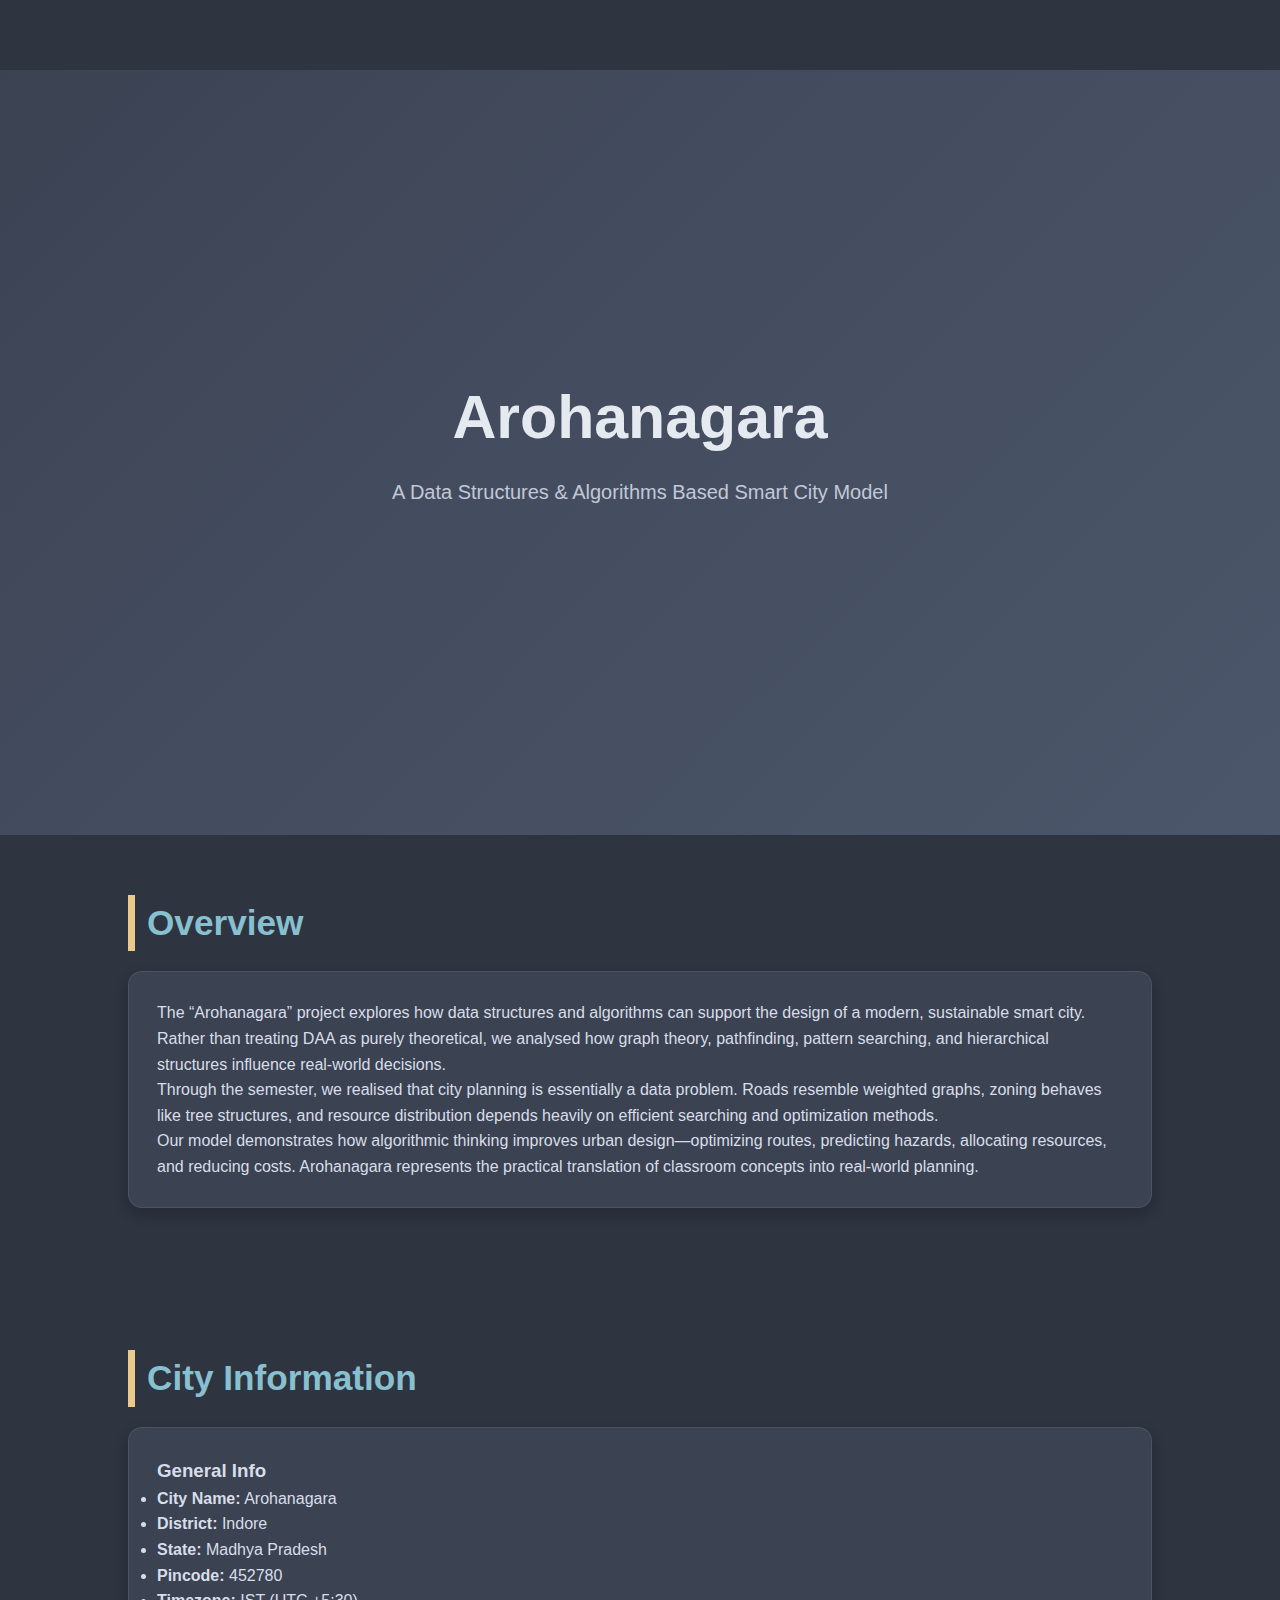
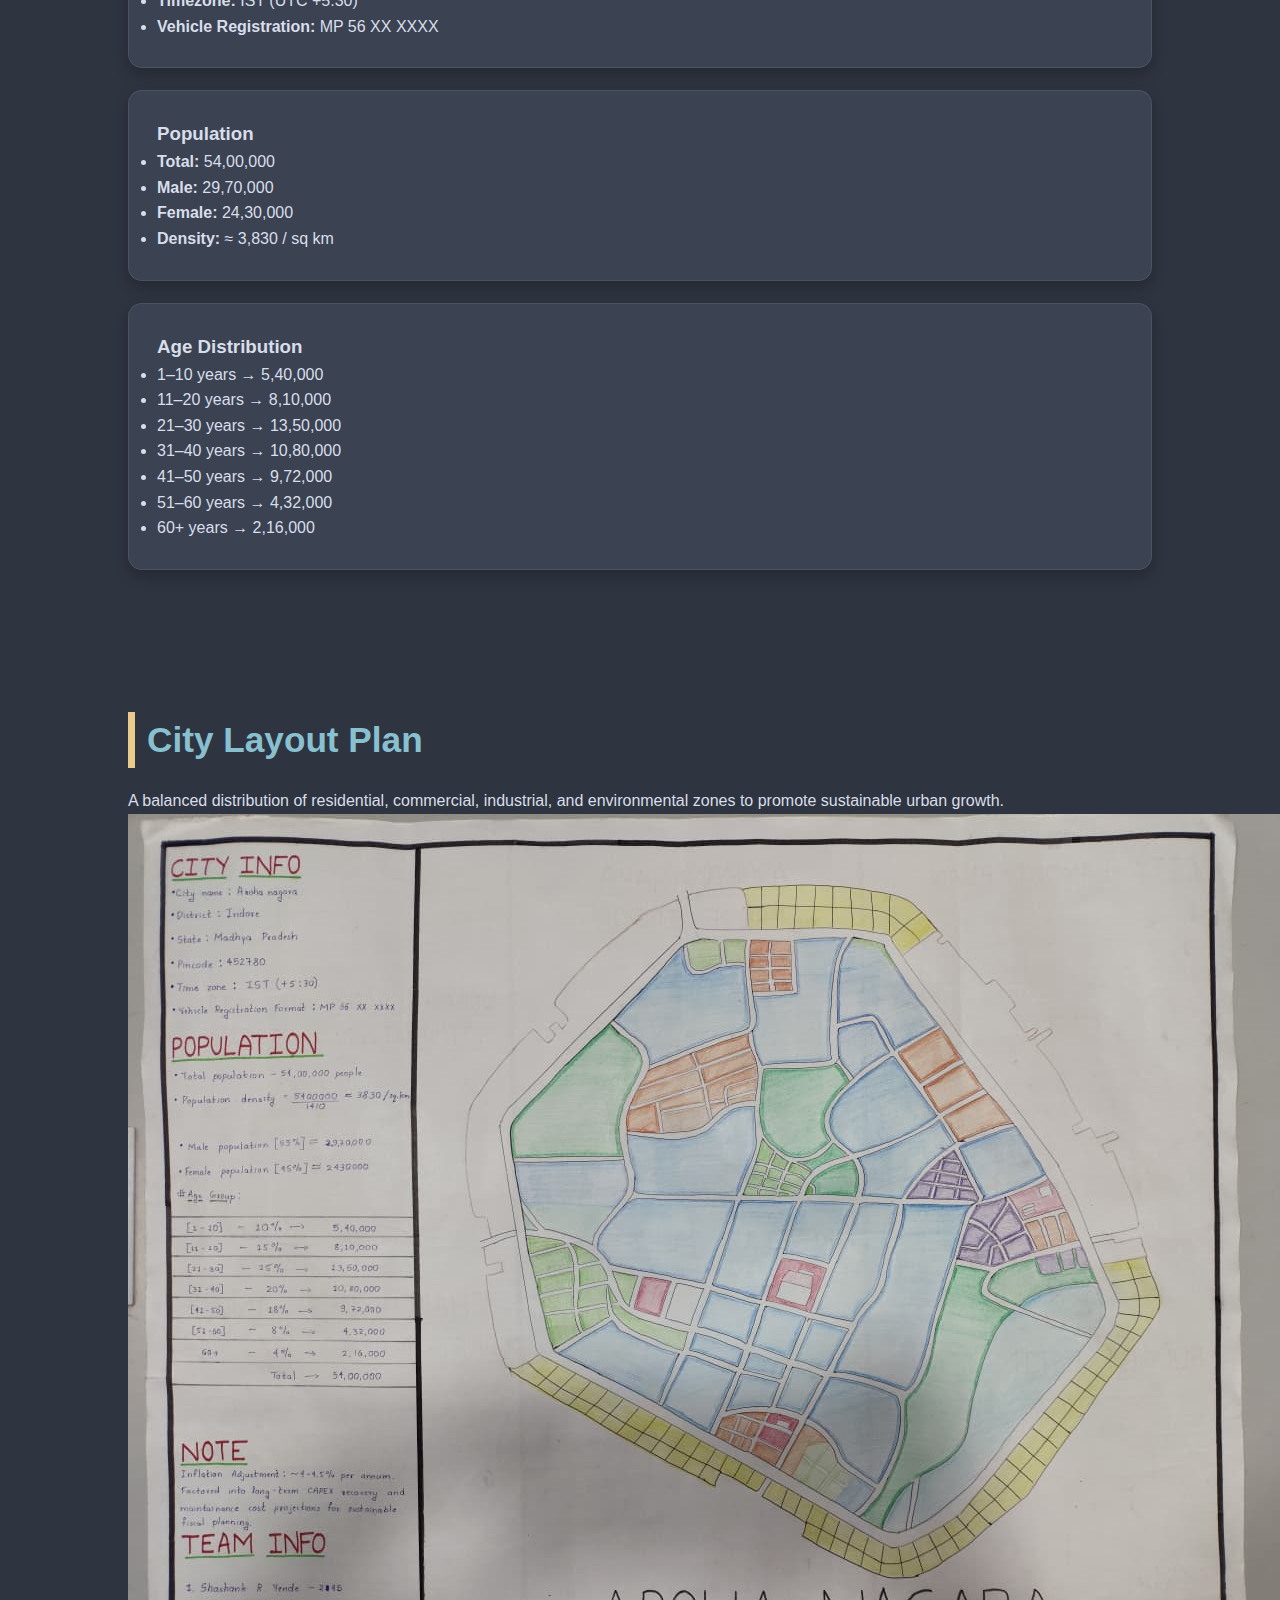
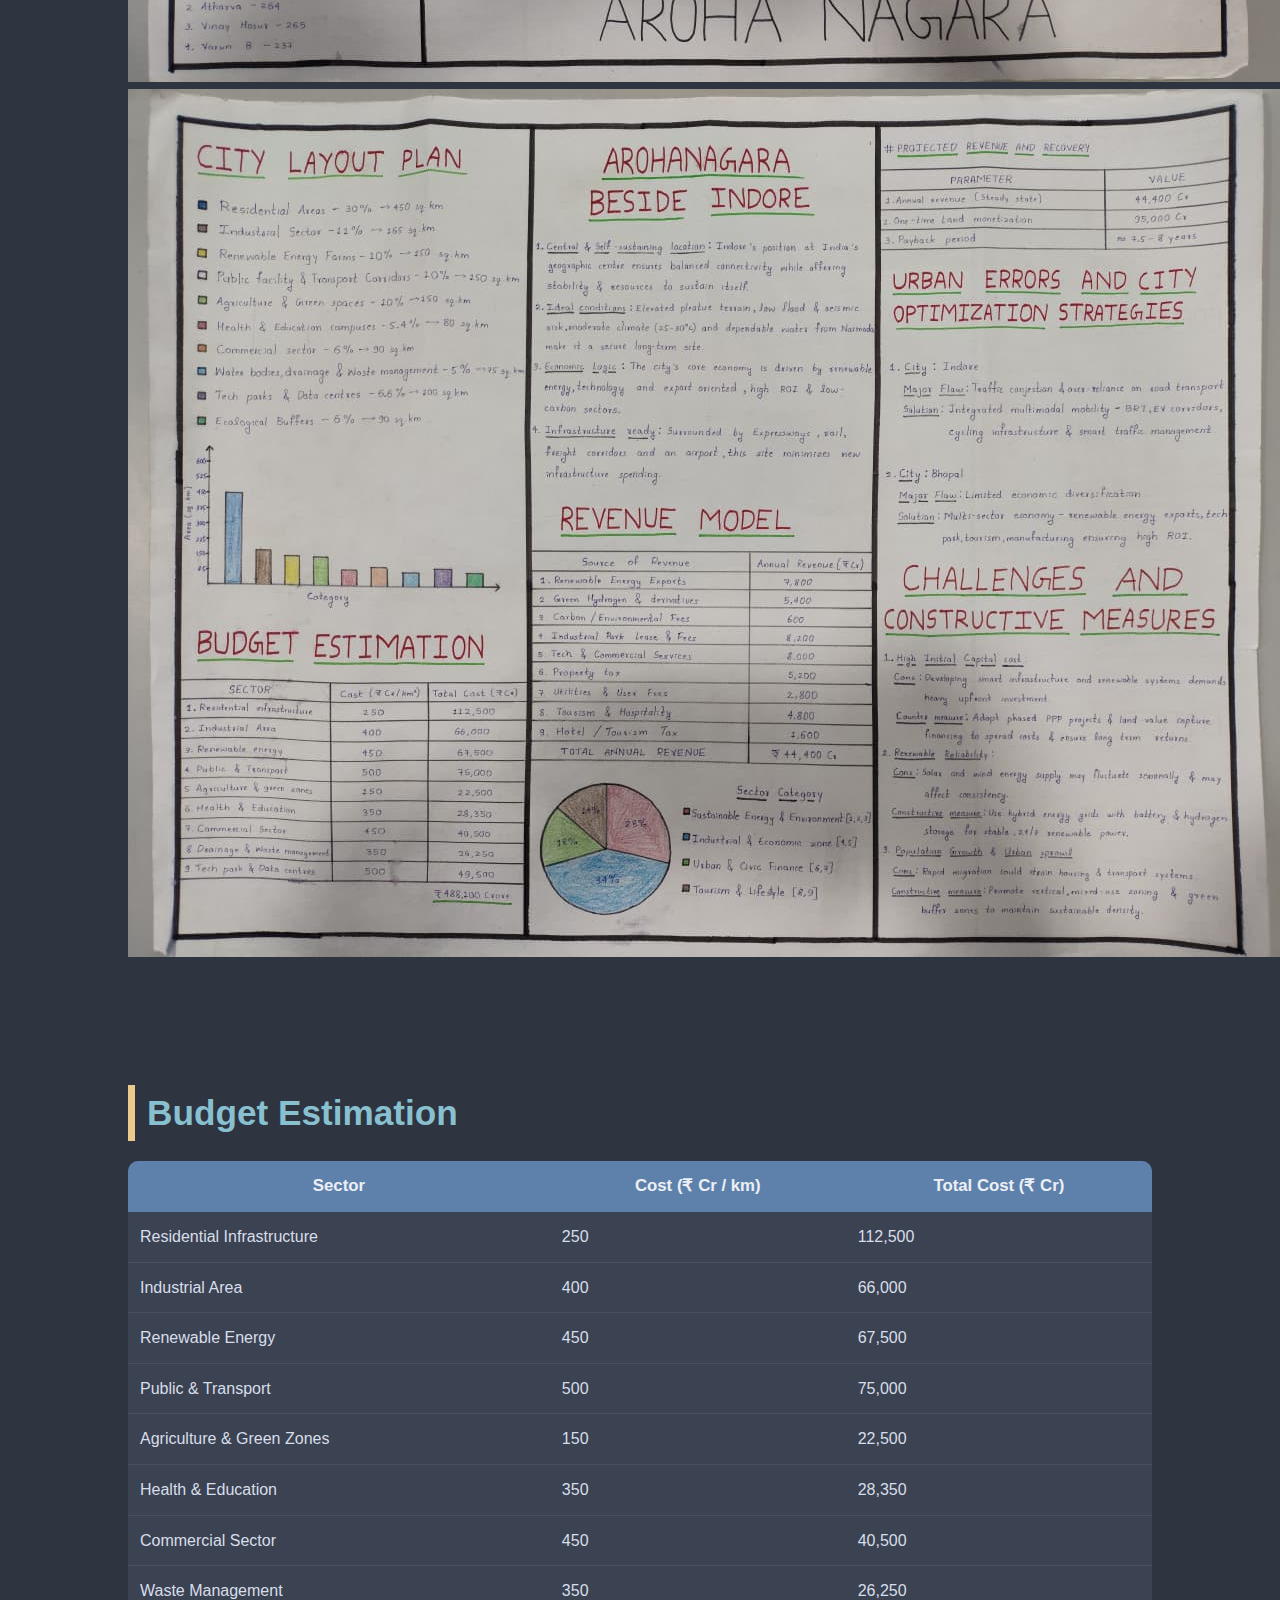
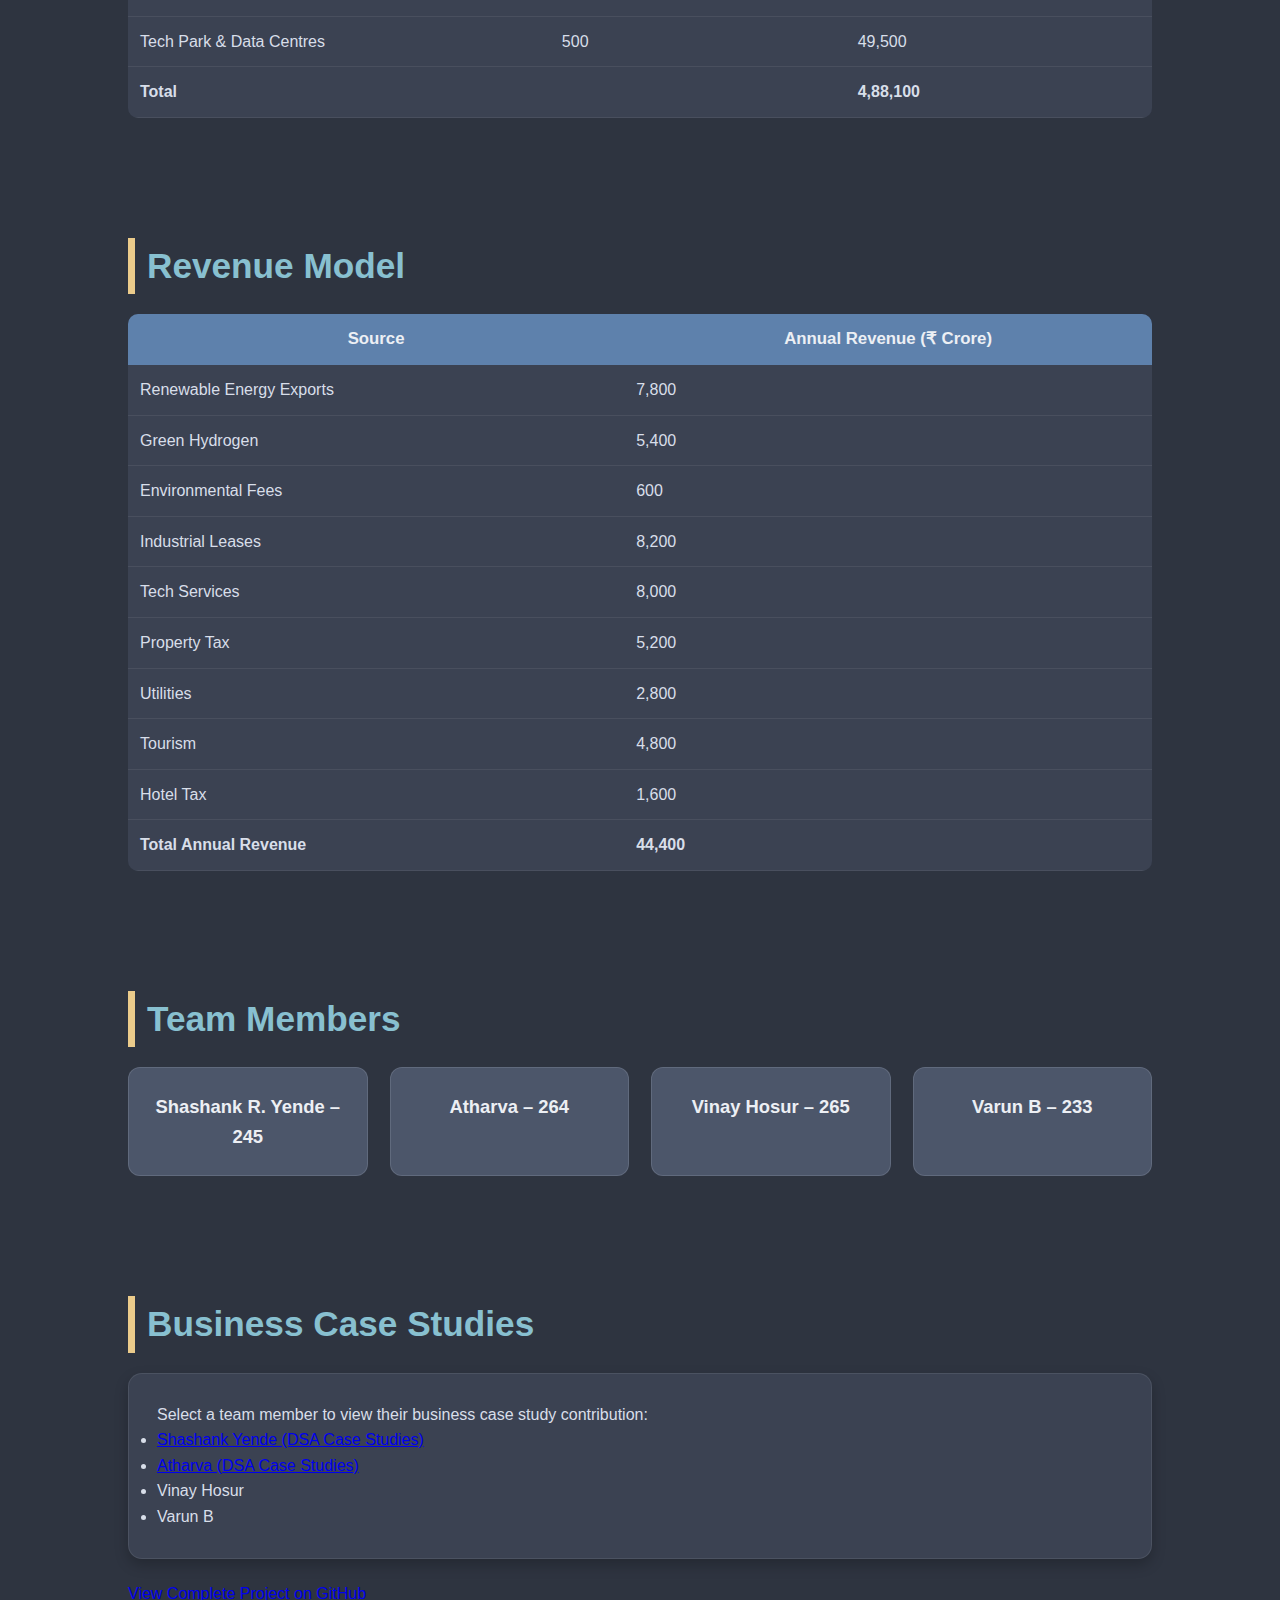
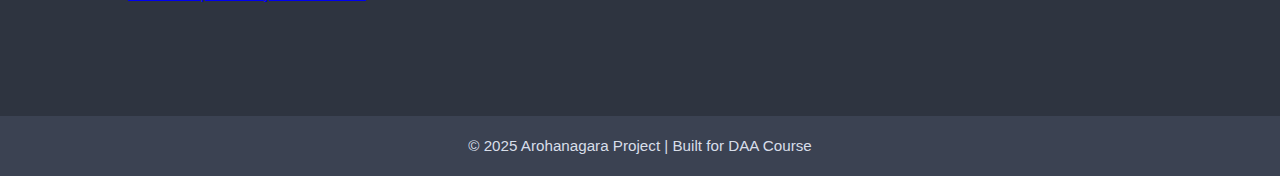
<file: index.html>
<!DOCTYPE html>
<html lang="en">
<head>
    <meta charset="UTF-8" />
    <meta name="viewport" content="width=device-width, initial-scale=1.0" />
    <title>Arohanagara – Smart City Simulation</title>
    <link rel="stylesheet" href="style.css">
</head>

<body>

<!-- ===============================
     HERO SECTION (NO NAVBAR)
================================== -->
<section class="hero-premium animated-hero">
    <div class="hero-inner">
        <h1 class="hero-title reveal-hero">Arohanagara</h1>
        <p class="hero-sub reveal-hero delay-1">A Data Structures & Algorithms Based Smart City Model</p>
        <div class="hero-glow"></div>
    </div>
</section>

<!-- ===============================
     OVERVIEW
================================== -->
<section id="overview" class="page-section">
    <h2>Overview</h2>

    <div class="content-card">
        <p>
            The “Arohanagara” project explores how data structures and algorithms can support 
            the design of a modern, sustainable smart city. Rather than treating DAA as purely 
            theoretical, we analysed how graph theory, pathfinding, pattern searching, and 
            hierarchical structures influence real-world decisions.
        </p>

        <p>
            Through the semester, we realised that city planning is essentially a data problem. 
            Roads resemble weighted graphs, zoning behaves like tree structures, and resource 
            distribution depends heavily on efficient searching and optimization methods.
        </p>

        <p>
            Our model demonstrates how algorithmic thinking improves urban design—optimizing 
            routes, predicting hazards, allocating resources, and reducing costs. Arohanagara 
            represents the practical translation of classroom concepts into real-world planning.
        </p>
    </div>
</section>

<!-- ===============================
     CITY INFORMATION
================================== -->
<section id="city-info" class="page-section">
    <h2>City Information</h2>

    <div class="info-grid">
        <div class="content-card reveal">
            <h3>General Info</h3>
            <ul>
                <li><strong>City Name:</strong> Arohanagara</li>
                <li><strong>District:</strong> Indore</li>
                <li><strong>State:</strong> Madhya Pradesh</li>
                <li><strong>Pincode:</strong> 452780</li>
                <li><strong>Timezone:</strong> IST (UTC +5:30)</li>
                <li><strong>Vehicle Registration:</strong> MP 56 XX XXXX</li>
            </ul>
        </div>

        <div class="content-card reveal">
            <h3>Population</h3>
            <ul>
                <li><strong>Total:</strong> 54,00,000</li>
                <li><strong>Male:</strong> 29,70,000</li>
                <li><strong>Female:</strong> 24,30,000</li>
                <li><strong>Density:</strong> ≈ 3,830 / sq km</li>
            </ul>
        </div>

        <div class="content-card reveal">
            <h3>Age Distribution</h3>
            <ul>
                <li>1–10 years → 5,40,000</li>
                <li>11–20 years → 8,10,000</li>
                <li>21–30 years → 13,50,000</li>
                <li>31–40 years → 10,80,000</li>
                <li>41–50 years → 9,72,000</li>
                <li>51–60 years → 4,32,000</li>
                <li>60+ years → 2,16,000</li>
            </ul>
        </div>
    </div>
</section>

<!-- ===============================
     CITY LAYOUT
================================== -->
<section id="layout" class="page-section">
    <h2>City Layout Plan</h2>
    <p class="center-text">
        A balanced distribution of residential, commercial, industrial, and 
        environmental zones to promote sustainable urban growth.
    </p>

    <img src="WhatsApp Image 2025-11-26 at 15.29.03_abe9dc89.jpg" class="map reveal">
    <img src="WhatsApp Image 2025-11-26 at 14.26.56_7cdcadd2.jpg" class="map reveal">
</section>

<!-- ===============================
     BUDGET
================================== -->
<section id="budget" class="page-section">
    <h2>Budget Estimation</h2>

    <div class="table-container reveal">
        <table>
            <thead>
                <tr>
                    <th>Sector</th>
                    <th>Cost (₹ Cr / km)</th>
                    <th>Total Cost (₹ Cr)</th>
                </tr>
            </thead>
            <tbody>
                <tr><td>Residential Infrastructure</td><td>250</td><td>112,500</td></tr>
                <tr><td>Industrial Area</td><td>400</td><td>66,000</td></tr>
                <tr><td>Renewable Energy</td><td>450</td><td>67,500</td></tr>
                <tr><td>Public & Transport</td><td>500</td><td>75,000</td></tr>
                <tr><td>Agriculture & Green Zones</td><td>150</td><td>22,500</td></tr>
                <tr><td>Health & Education</td><td>350</td><td>28,350</td></tr>
                <tr><td>Commercial Sector</td><td>450</td><td>40,500</td></tr>
                <tr><td>Waste Management</td><td>350</td><td>26,250</td></tr>
                <tr><td>Tech Park & Data Centres</td><td>500</td><td>49,500</td></tr>
                <tr class="total"><td><strong>Total</strong></td><td></td><td><strong>4,88,100</strong></td></tr>
            </tbody>
        </table>
    </div>
</section>

<!-- ===============================
     REVENUE
================================== -->
<section id="revenue" class="page-section">
    <h2>Revenue Model</h2>

    <div class="table-container reveal">
        <table>
            <thead>
                <tr><th>Source</th><th>Annual Revenue (₹ Crore)</th></tr>
            </thead>
            <tbody>
                <tr><td>Renewable Energy Exports</td><td>7,800</td></tr>
                <tr><td>Green Hydrogen</td><td>5,400</td></tr>
                <tr><td>Environmental Fees</td><td>600</td></tr>
                <tr><td>Industrial Leases</td><td>8,200</td></tr>
                <tr><td>Tech Services</td><td>8,000</td></tr>
                <tr><td>Property Tax</td><td>5,200</td></tr>
                <tr><td>Utilities</td><td>2,800</td></tr>
                <tr><td>Tourism</td><td>4,800</td></tr>
                <tr><td>Hotel Tax</td><td>1,600</td></tr>
                <tr><td><strong>Total Annual Revenue</strong></td><td><strong>44,400</strong></td></tr>
            </tbody>
        </table>
    </div>
</section>

<!-- ===============================
     TEAM
================================== -->
<section id="team" class="page-section">
    <h2>Team Members</h2>

    <div class="team-grid">
        <div class="team-card reveal">Shashank R. Yende – 245</div>
        <div class="team-card reveal">Atharva – 264</div>
        <div class="team-card reveal">Vinay Hosur – 265</div>
        <div class="team-card reveal">Varun B – 233</div>
    </div>
</section>

<!-- ===============================
     BUSINESS CASE STUDIES SECTION
================================== -->
<section id="bcs" class="page-section">
    <h2>Business Case Studies</h2>

    <div class="content-card">
        <p>Select a team member to view their business case study contribution:</p>

        <ul class="bcs-list">
            <li><a href="shbcs.html" class="bcs-link">Shashank Yende (DSA Case Studies)</a></li>
            <li><a href="athbcs.html" class="bcs-link">Atharva (DSA Case Studies)</a></li>
            <li>Vinay Hosur</li>
            <li>Varun B</li>
        </ul>
    </div>

    <div class="github-box">
        <a href="https://github.com/atharva-in-bits/DAA-2025" target="_blank" class="github-btn">
            View Complete Project on GitHub
        </a>
    </div>

</section>

<!-- ===============================
     FOOTER
================================== -->
<footer>
    <p>© 2025 Arohanagara Project | Built for DAA Course</p>
</footer>

<!-- ===============================
     HERO ANIMATION JS
================================== -->
<script>
window.addEventListener("load", () => {
    document.querySelectorAll(".reveal-hero").forEach(el => {
        el.classList.add("active");
    });
});
</script>

</body>
</html>
</file>
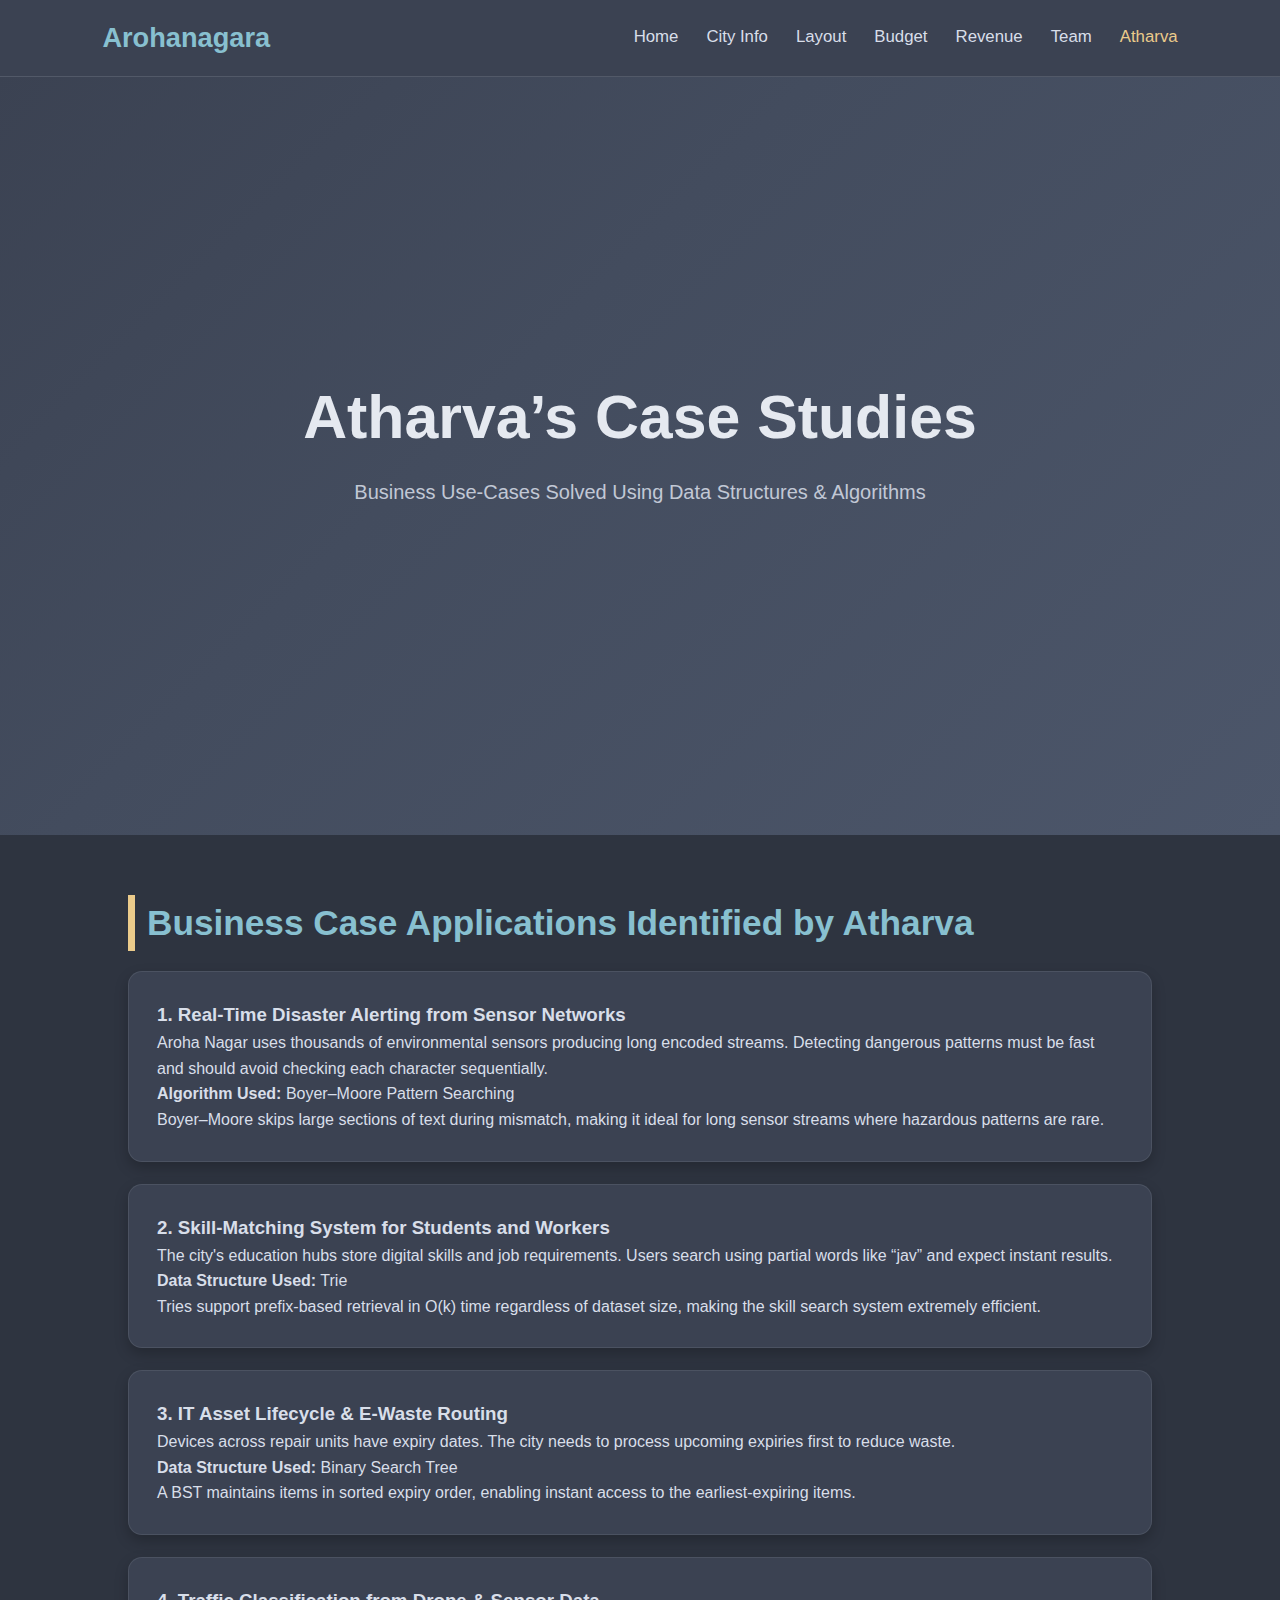
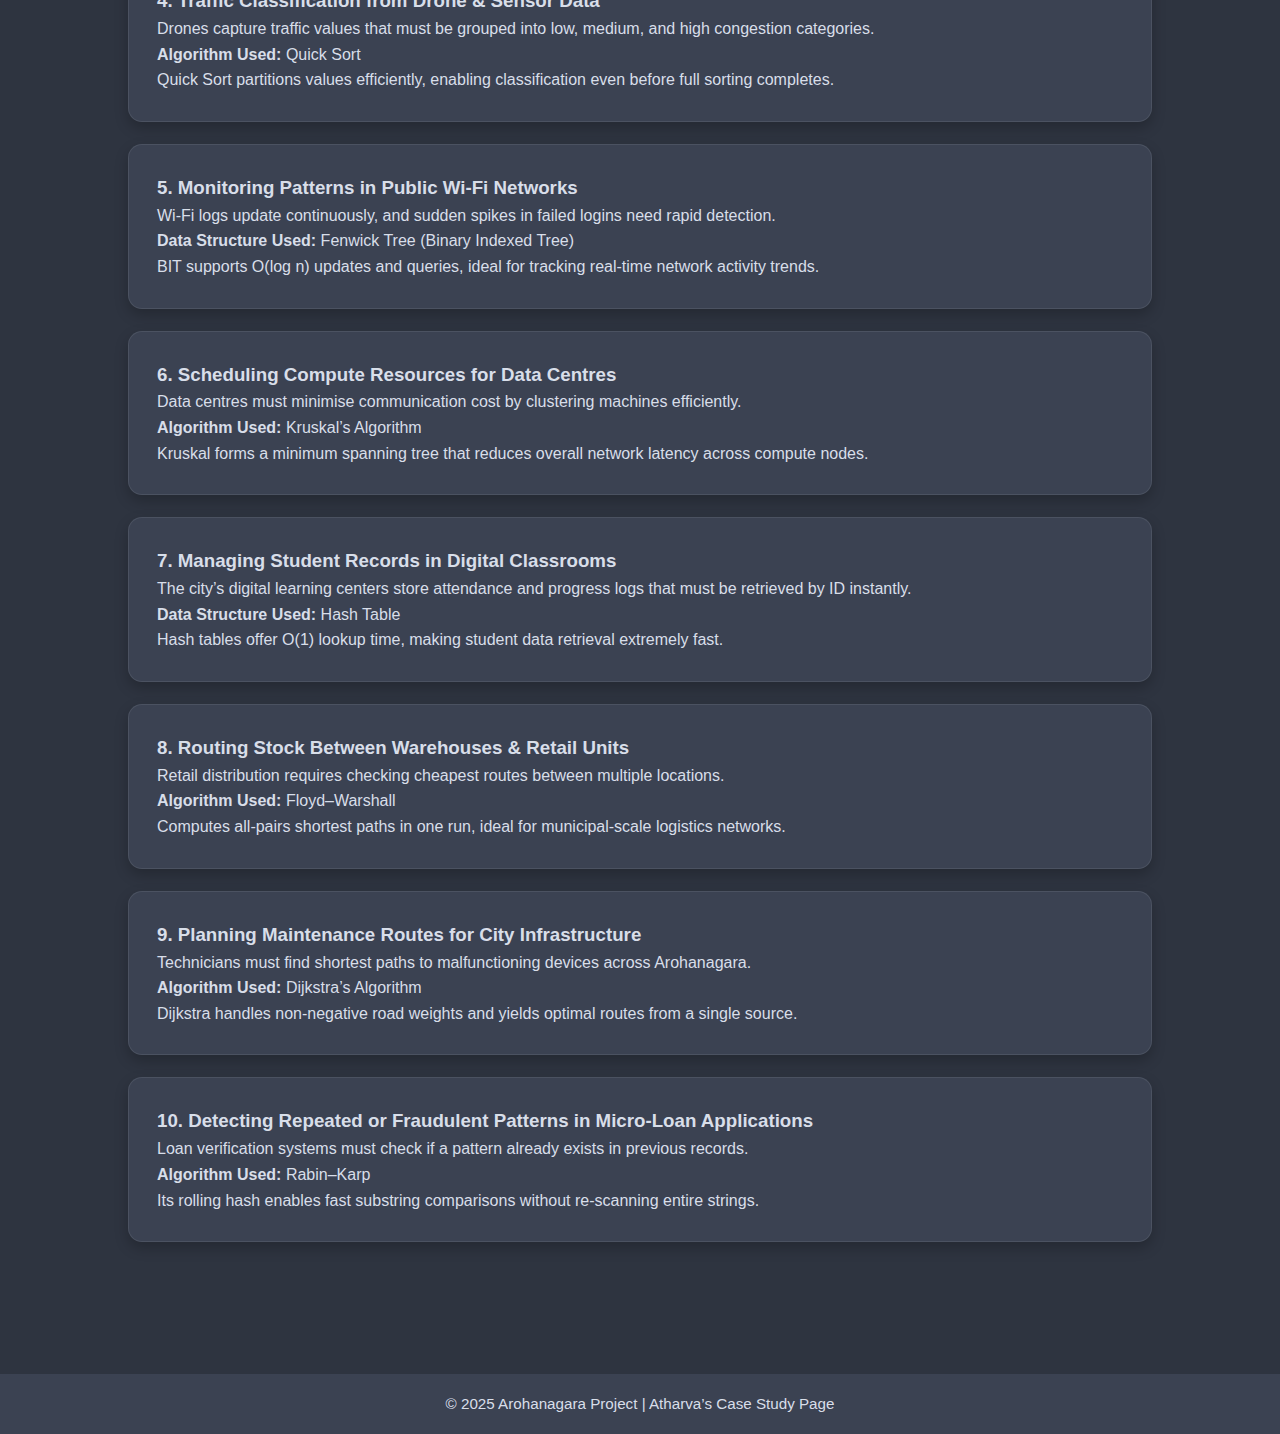
<file: athbcs.html>
<!DOCTYPE html>
<html lang="en">
<head>
    <meta charset="UTF-8">
    <meta name="viewport" content="width=device-width, initial-scale=1.0">
    <title>Atharva – DSA Case Studies | Arohanagara</title>
    <link rel="stylesheet" href="style.css">
</head>

<body>

<!-- NAVBAR -->
<nav class="navbar">
    <div class="logo">Arohanagara</div>
    <ul class="nav-links">
        <li><a href="index.html">Home</a></li>
        <li><a href="index.html#city-info">City Info</a></li>
        <li><a href="index.html#layout">Layout</a></li>
        <li><a href="index.html#budget">Budget</a></li>
        <li><a href="index.html#revenue">Revenue</a></li>
        <li><a href="index.html#team">Team</a></li>
        <li><a href="athbcs.html" class="active">Atharva</a></li>
    </ul>
</nav>

<!-- PAGE HEADER -->
<section class="hero-premium small-hero">
    <div class="hero-inner">
        <h1 class="hero-title">Atharva’s Case Studies</h1>
        <p class="hero-sub">Business Use-Cases Solved Using Data Structures & Algorithms</p>
    </div>
</section>

<!-- CONTENT -->
<section class="page-section">
    <h2>Business Case Applications Identified by Atharva</h2>

    <!-- 1 -->
    <div class="content-card">
        <h3>1. Real-Time Disaster Alerting from Sensor Networks</h3>
        <p>Aroha Nagar uses thousands of environmental sensors producing long encoded streams. Detecting dangerous patterns must be fast and should avoid checking each character sequentially.</p>
        <strong>Algorithm Used:</strong> Boyer–Moore Pattern Searching  
        <p>Boyer–Moore skips large sections of text during mismatch, making it ideal for long sensor streams where hazardous patterns are rare.</p>
    </div>

    <!-- 2 -->
    <div class="content-card">
        <h3>2. Skill-Matching System for Students and Workers</h3>
        <p>The city's education hubs store digital skills and job requirements. Users search using partial words like “jav” and expect instant results.</p>
        <strong>Data Structure Used:</strong> Trie  
        <p>Tries support prefix-based retrieval in O(k) time regardless of dataset size, making the skill search system extremely efficient.</p>
    </div>

    <!-- 3 -->
    <div class="content-card">
        <h3>3. IT Asset Lifecycle & E-Waste Routing</h3>
        <p>Devices across repair units have expiry dates. The city needs to process upcoming expiries first to reduce waste.</p>
        <strong>Data Structure Used:</strong> Binary Search Tree  
        <p>A BST maintains items in sorted expiry order, enabling instant access to the earliest-expiring items.</p>
    </div>

    <!-- 4 -->
    <div class="content-card">
        <h3>4. Traffic Classification from Drone & Sensor Data</h3>
        <p>Drones capture traffic values that must be grouped into low, medium, and high congestion categories.</p>
        <strong>Algorithm Used:</strong> Quick Sort  
        <p>Quick Sort partitions values efficiently, enabling classification even before full sorting completes.</p>
    </div>

    <!-- 5 -->
    <div class="content-card">
        <h3>5. Monitoring Patterns in Public Wi-Fi Networks</h3>
        <p>Wi-Fi logs update continuously, and sudden spikes in failed logins need rapid detection.</p>
        <strong>Data Structure Used:</strong> Fenwick Tree (Binary Indexed Tree)  
        <p>BIT supports O(log n) updates and queries, ideal for tracking real-time network activity trends.</p>
    </div>

    <!-- 6 -->
    <div class="content-card">
        <h3>6. Scheduling Compute Resources for Data Centres</h3>
        <p>Data centres must minimise communication cost by clustering machines efficiently.</p>
        <strong>Algorithm Used:</strong> Kruskal’s Algorithm  
        <p>Kruskal forms a minimum spanning tree that reduces overall network latency across compute nodes.</p>
    </div>

    <!-- 7 -->
    <div class="content-card">
        <h3>7. Managing Student Records in Digital Classrooms</h3>
        <p>The city’s digital learning centers store attendance and progress logs that must be retrieved by ID instantly.</p>
        <strong>Data Structure Used:</strong> Hash Table  
        <p>Hash tables offer O(1) lookup time, making student data retrieval extremely fast.</p>
    </div>

    <!-- 8 -->
    <div class="content-card">
        <h3>8. Routing Stock Between Warehouses & Retail Units</h3>
        <p>Retail distribution requires checking cheapest routes between multiple locations.</p>
        <strong>Algorithm Used:</strong> Floyd–Warshall  
        <p>Computes all-pairs shortest paths in one run, ideal for municipal-scale logistics networks.</p>
    </div>

    <!-- 9 -->
    <div class="content-card">
        <h3>9. Planning Maintenance Routes for City Infrastructure</h3>
        <p>Technicians must find shortest paths to malfunctioning devices across Arohanagara.</p>
        <strong>Algorithm Used:</strong> Dijkstra’s Algorithm  
        <p>Dijkstra handles non-negative road weights and yields optimal routes from a single source.</p>
    </div>

    <!-- 10 -->
    <div class="content-card">
        <h3>10. Detecting Repeated or Fraudulent Patterns in Micro-Loan Applications</h3>
        <p>Loan verification systems must check if a pattern already exists in previous records.</p>
        <strong>Algorithm Used:</strong> Rabin–Karp  
        <p>Its rolling hash enables fast substring comparisons without re-scanning entire strings.</p>
    </div>

</section>

<footer>
    <p>© 2025 Arohanagara Project | Atharva’s Case Study Page</p>
</footer>

</body>
</html>
</file>
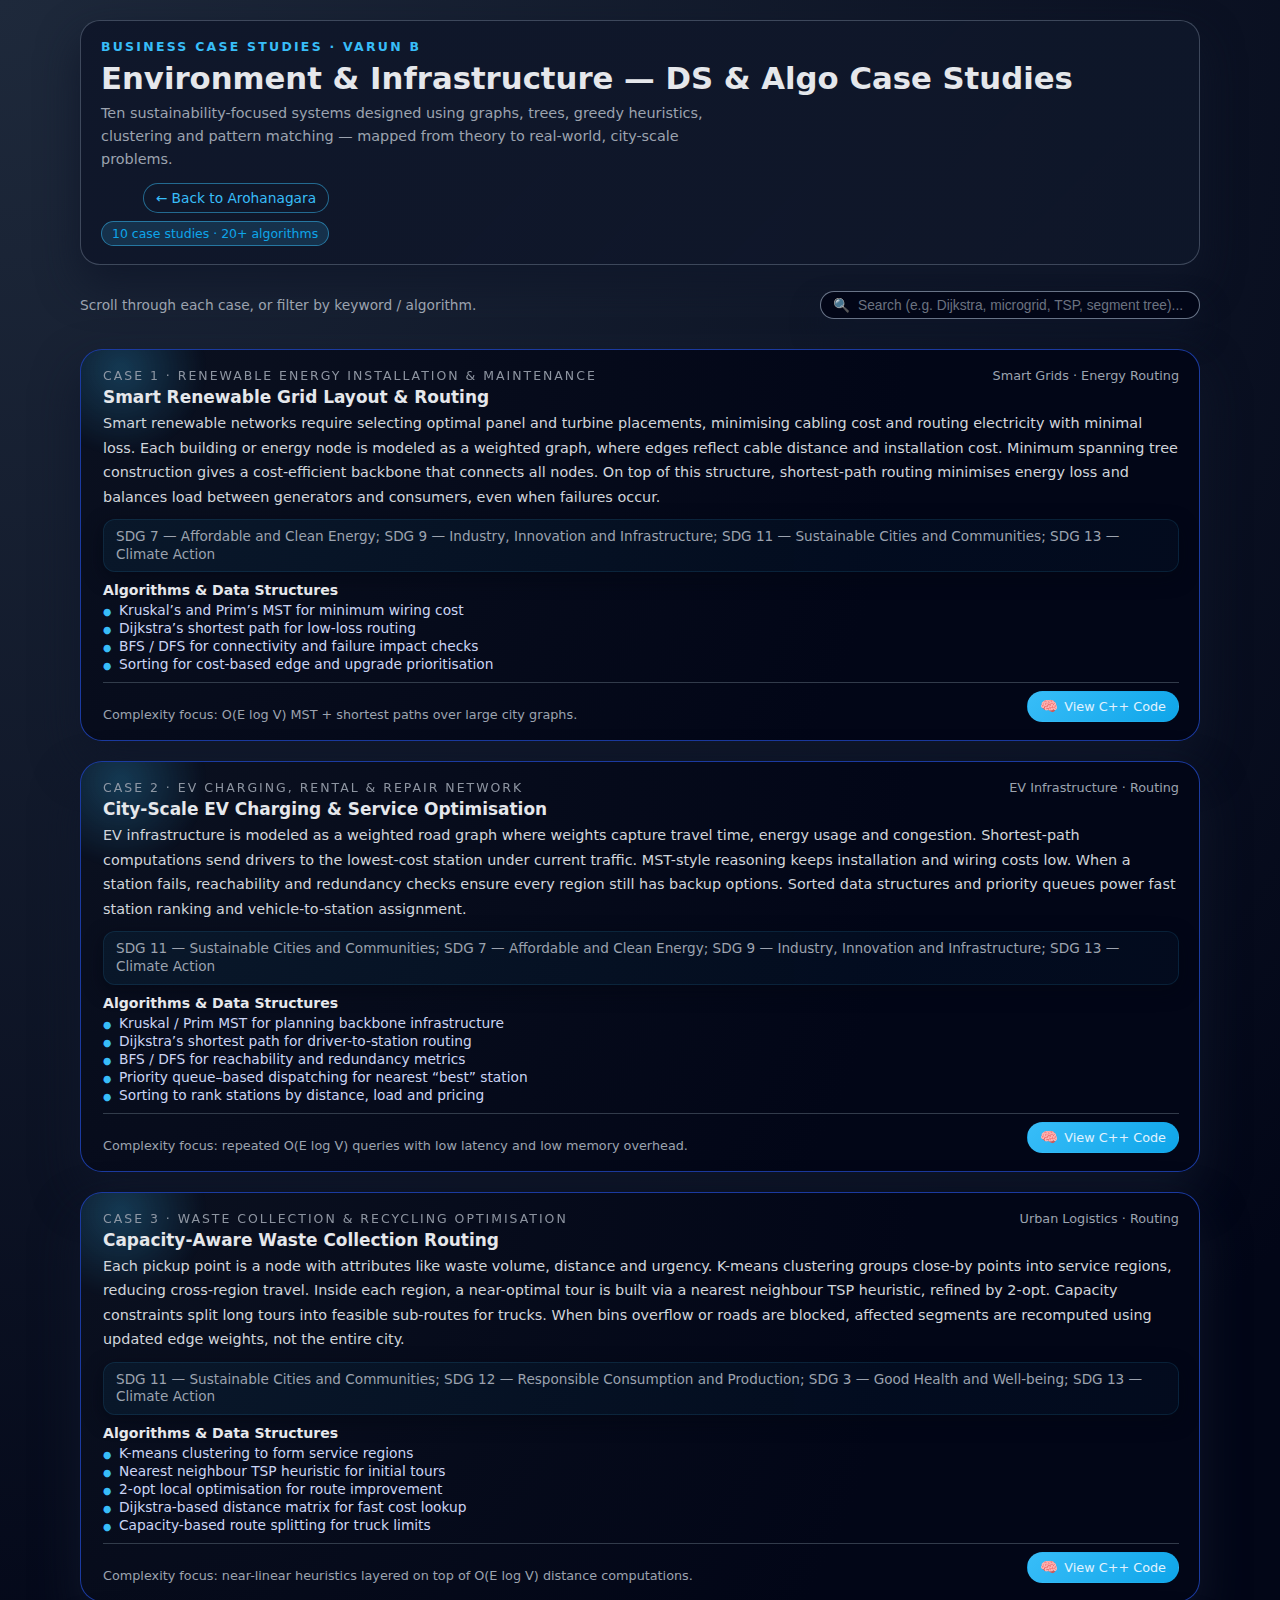
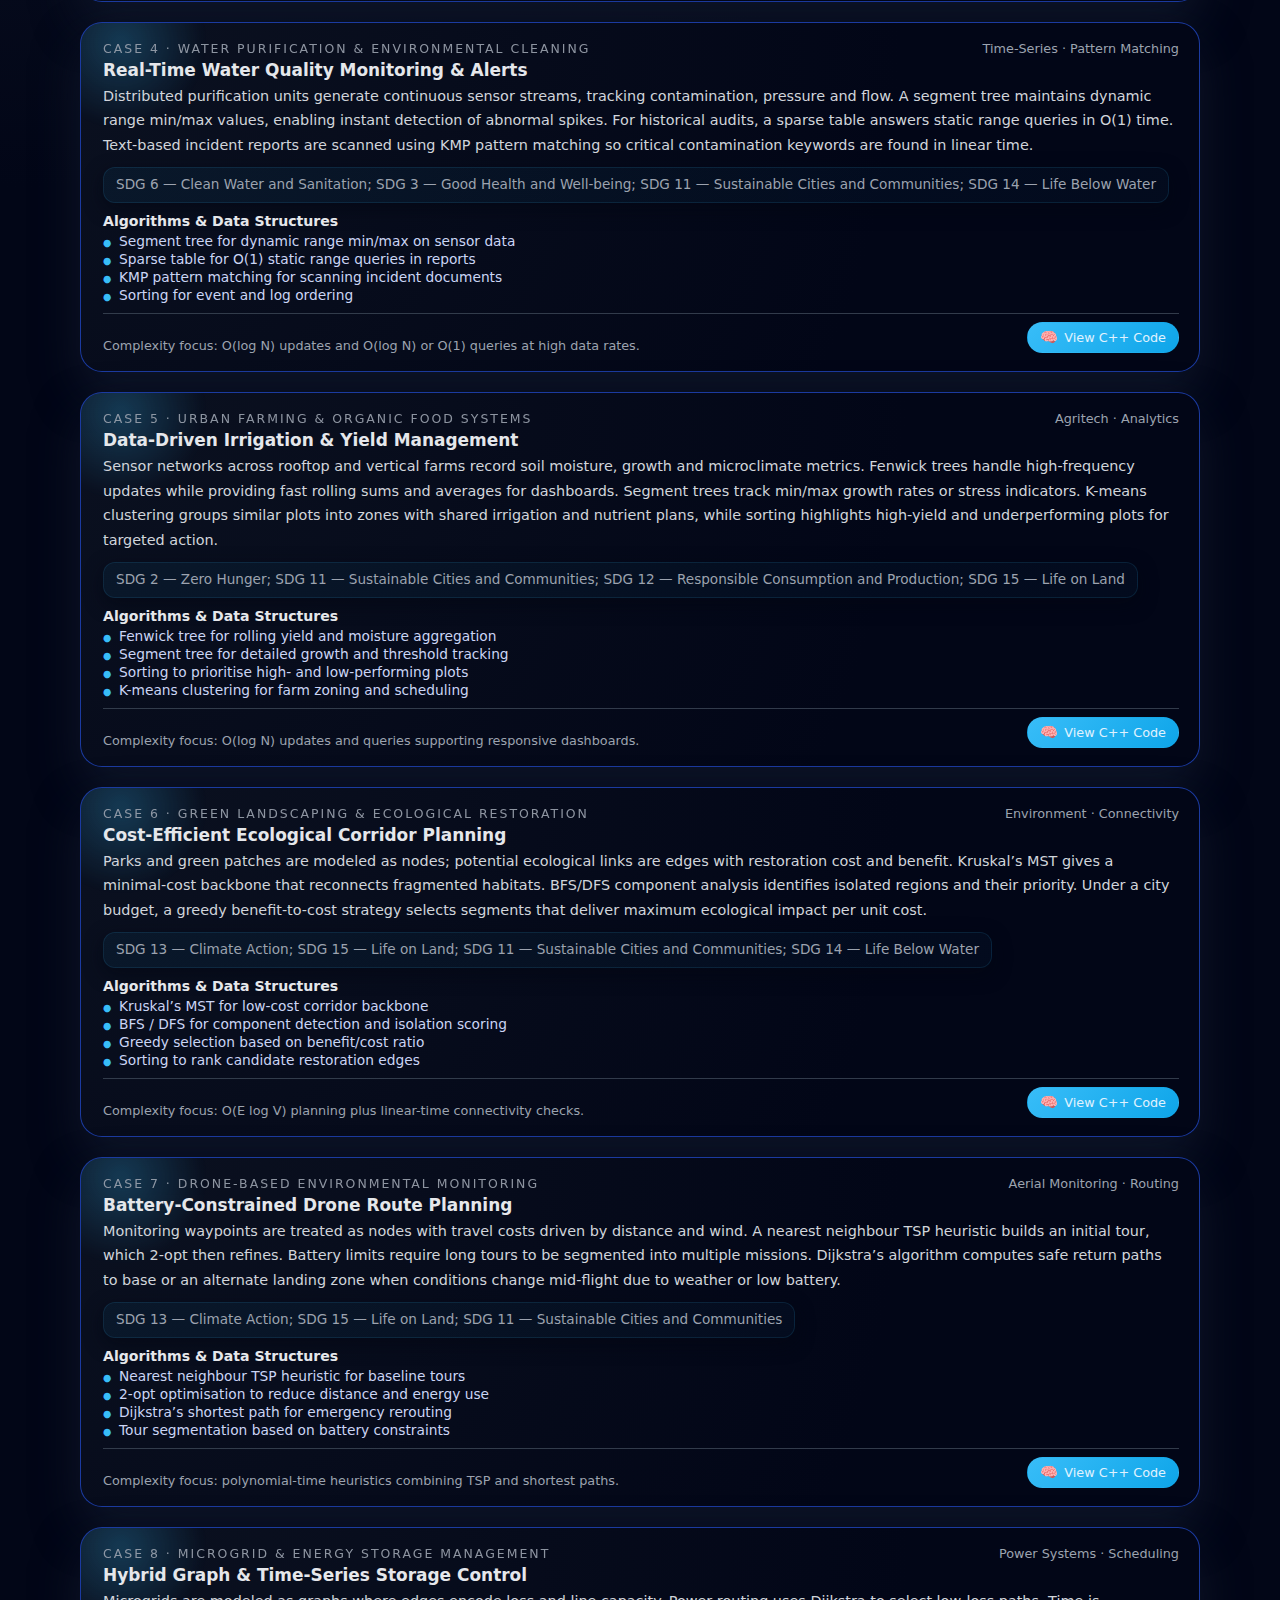
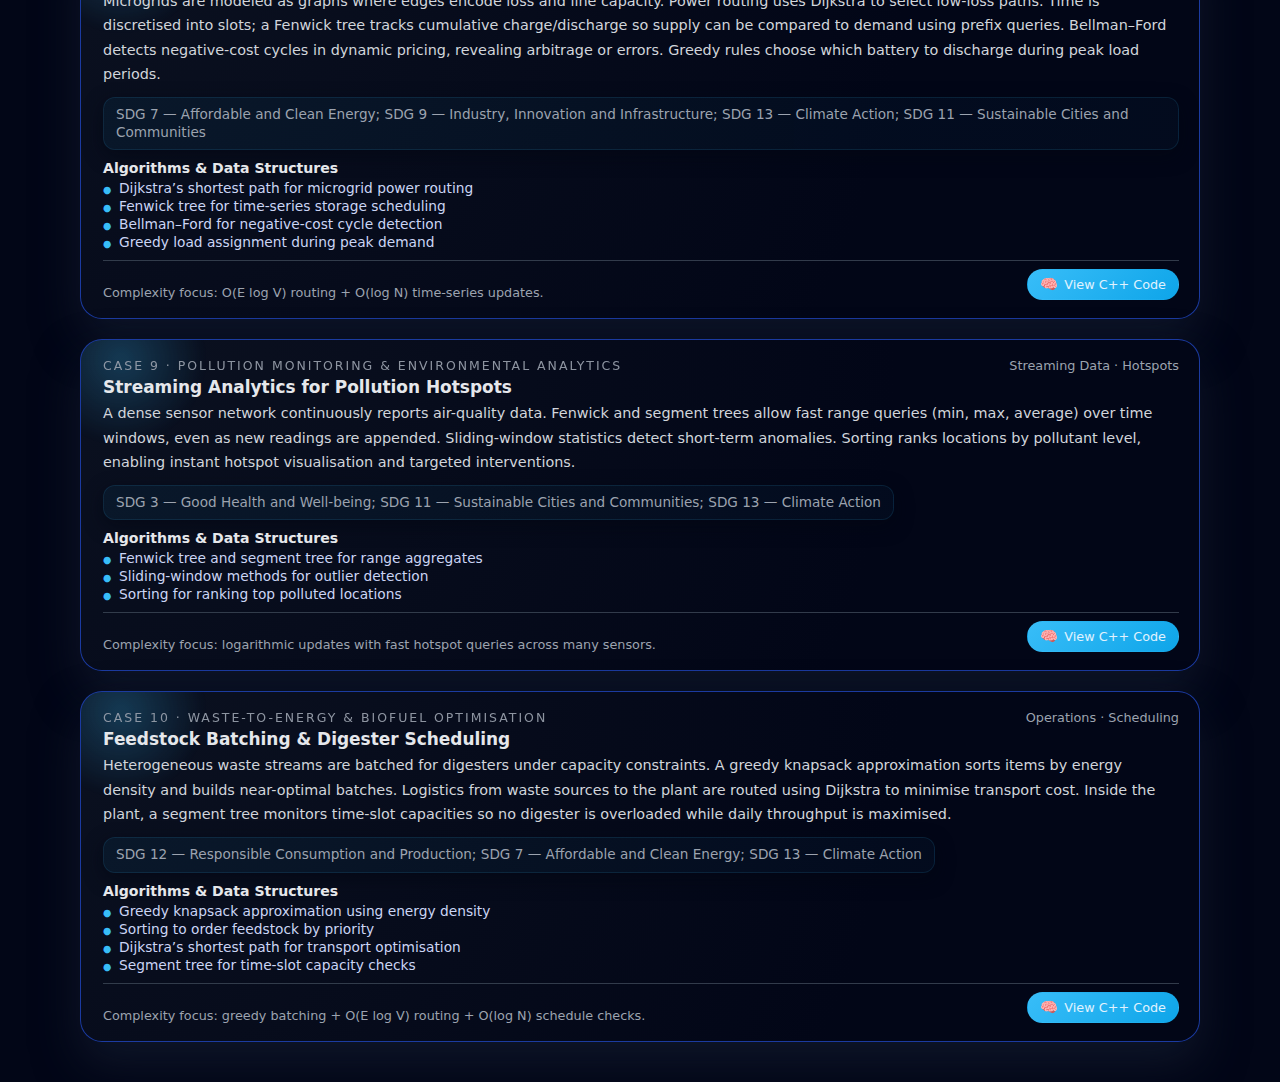
<file: rand.html>
<!DOCTYPE html>
<html lang="en">
<head>
  <meta charset="UTF-8" />
  <title>Varun B – Algorithmic Sustainability Case Studies</title>
  <meta name="viewport" content="width=device-width, initial-scale=1.0" />
  <style>
  /* ------------ Reset ------------ */
  *, *::before, *::after {
    box-sizing: border-box;
    margin: 0;
    padding: 0;
  }

  :root {
    --bg: #020617;            /* page background */
    --surface-top: #020617;   /* header strip background */
    --card: #0b1220;          /* main card background */
    --card-soft: #020617;
    --card-text: #e5e7eb;
    --muted: #9ca3af;
    --accent: #38bdf8;
    --accent-strong: #0ea5e9;
    --accent-soft: rgba(56, 189, 248, 0.16);
    --border-subtle: rgba(148, 163, 184, 0.35);
    --radius-lg: 18px;
    --radius-xl: 22px;
    --shadow-soft: 0 22px 45px rgba(15, 23, 42, 0.9);
    --transition-fast: 160ms ease-out;
    --transition-med: 220ms ease-out;
    --font-main: system-ui, -apple-system, BlinkMacSystemFont, "Segoe UI",
      sans-serif;
  }

  body {
    min-height: 100vh;
    font-family: var(--font-main);
    background:
      radial-gradient(circle at top left, #1e293b 0, #020617 40%, #020617 100%);
    color: var(--card-text);
    padding: 20px 16px 40px;
  }

  /* ------------ Top container (no double frame) ------------ */
  .page {
    width: 100%;
    max-width: 1120px;
    margin: 0 auto;
    display: flex;
    flex-direction: column;
    gap: 18px;
  }

  /* ------------ Header ribbon ------------ */
  .header {
    background: linear-gradient(
      135deg,
      rgba(15, 23, 42, 0.96),
      rgba(15, 23, 42, 0.92)
    );
    border-radius: 20px;
    padding: 18px 20px 18px;
    border: 1px solid var(--border-subtle);
    box-shadow: 0 20px 40px rgba(15, 23, 42, 0.9);
    display: flex;
    flex-wrap: wrap;
    justify-content: space-between;
    gap: 12px;
    align-items: center;
  }

  .title-block {
    display: flex;
    flex-direction: column;
    gap: 6px;
  }

  .eyebrow {
    font-size: 0.78rem;
    letter-spacing: 0.18em;
    text-transform: uppercase;
    color: var(--accent);
    font-weight: 600;
  }

  .title-block h1 {
    font-size: clamp(1.6rem, 2.4vw, 2rem);
    font-weight: 700;
  }

  .subtitle {
    font-size: 0.9rem;
    color: var(--muted);
    max-width: 640px;
    line-height: 1.6;
  }

  .header-actions {
    display: flex;
    flex-direction: column;
    gap: 8px;
    align-items: flex-end;
  }

  .back-link {
    font-size: 0.86rem;
    color: var(--accent);
    text-decoration: none;
    display: inline-flex;
    align-items: center;
    gap: 6px;
    padding: 6px 12px;
    border-radius: 999px;
    border: 1px solid rgba(56, 189, 248, 0.5);
    background: rgba(15, 23, 42, 0.9);
    transition: background var(--transition-fast), transform var(--transition-fast),
      box-shadow var(--transition-fast), border-color var(--transition-fast);
  }

  .back-link:hover {
    background: #0f172a;
    transform: translateY(-1px);
    box-shadow: 0 10px 24px rgba(15, 23, 42, 0.9);
    border-color: rgba(56, 189, 248, 0.9);
  }

  .badge {
    font-size: 0.78rem;
    padding: 4px 10px;
    border-radius: 999px;
    background: var(--accent-soft);
    color: var(--accent-strong);
    border: 1px solid rgba(56, 189, 248, 0.5);
  }

  /* ------------ Toolbar ------------ */
  .toolbar {
    margin-top: 8px;
    display: flex;
    flex-wrap: wrap;
    gap: 10px;
    align-items: center;
    justify-content: space-between;
  }

  .toolbar-left {
    font-size: 0.86rem;
    color: var(--muted);
  }

  .search-wrapper {
    flex: 1 1 260px;
    max-width: 380px;
    display: flex;
    align-items: center;
    gap: 8px;
    background: #020617;
    border-radius: 999px;
    padding: 5px 12px;
    border: 1px solid rgba(148, 163, 184, 0.7);
    box-shadow: 0 16px 28px rgba(15, 23, 42, 0.85);
  }

  .search-icon {
    font-size: 0.86rem;
    opacity: 0.9;
  }

  #searchInput {
    flex: 1;
    border: none;
    outline: none;
    background: transparent;
    color: var(--card-text);
    font-size: 0.86rem;
  }

  #searchInput::placeholder {
    color: #6b7280;
  }

  /* ------------ Vertical case stack (full row) ------------ */
  .case-list-wrapper {
    margin-top: 12px;
    display: flex;
    flex-direction: column;
    gap: 20px;
  }

  .case-card {
    position: relative;
    width: 100%;
    background: radial-gradient(circle at top left, #0b1120, #020617 70%);
    color: var(--card-text);
    border-radius: var(--radius-xl);
    padding: 18px 20px 18px 22px;
    box-shadow: var(--shadow-soft);
    border: 1px solid rgba(30, 64, 175, 0.9);
    overflow: hidden;
    transition: transform var(--transition-med), box-shadow var(--transition-med),
      border-color var(--transition-med), background var(--transition-med);
  }

  .case-card::before {
    content: "";
    position: absolute;
    left: -60px;
    top: -80px;
    width: 200px;
    height: 200px;
    background: radial-gradient(circle, rgba(56, 189, 248, 0.35), transparent 60%);
    opacity: 0.7;
    pointer-events: none;
    filter: blur(4px);
  }

  .case-card:hover {
    transform: translateY(-4px);
    box-shadow: 0 26px 55px rgba(15, 23, 42, 0.95);
    border-color: var(--accent-strong);
    background: radial-gradient(circle at top right, #0b1120, #020617 80%);
  }

  .case-inner {
    position: relative;
    z-index: 1;
  }

  .case-tag-row {
    display: flex;
    justify-content: space-between;
    align-items: baseline;
    gap: 8px;
    margin-bottom: 4px;
  }

  .case-tag {
    font-size: 0.78rem;
    text-transform: uppercase;
    letter-spacing: 0.16em;
    color: var(--muted);
    opacity: 0.9;
  }

  .case-domain {
    font-size: 0.8rem;
    color: #9ca3af;
    font-weight: 500;
    text-align: right;
  }

  .case-title {
    font-size: 1.06rem;
    font-weight: 600;
    margin-top: 4px;
    margin-bottom: 4px;
    color: #e5e7eb;
  }

  .case-desc {
    font-size: 0.9rem;
    line-height: 1.7;
    color: #d1d5db;
    margin-top: 2px;
  }

  .case-section-title {
    font-size: 0.88rem;
    font-weight: 600;
    margin-top: 10px;
    margin-bottom: 4px;
    color: #e5e7eb;
  }

  .algo-list {
    list-style: none;
    padding-left: 0;
    font-size: 0.86rem;
    color: #cbd5f5;
    margin-bottom: 4px;
  }

  .algo-list li {
    position: relative;
    padding-left: 16px;
    margin-bottom: 2px;
  }

  .algo-list li::before {
    content: "●";
    position: absolute;
    left: 0;
    top: 0;
    font-size: 0.6rem;
    color: var(--accent);
    margin-top: 4px;
  }

  /* ------------ SDG badge style ------------ */
  .case-sdgs {
    margin-top: 10px;
    font-size: 0.85rem;
    color: var(--muted);
    display: inline-block;
    padding: 8px 12px;
    border-radius: 12px;
    background: linear-gradient(90deg, rgba(14,165,233,0.06), rgba(56,189,248,0.03));
    border: 1px solid rgba(56,189,248,0.12);
    box-shadow: 0 6px 18px rgba(3,7,18,0.6);
    line-height: 1.3;
  }

  .case-sdgs strong { color: var(--accent); font-weight:600; margin-right:6px; font-size:0.86rem; }

  .card-footer {
    display: flex;
    justify-content: space-between;
    align-items: flex-end;
    gap: 10px;
    margin-top: 10px;
    padding-top: 8px;
    border-top: 1px solid rgba(55, 65, 81, 0.9);
  }

  .card-meta {
    font-size: 0.8rem;
    color: #9ca3af;
    max-width: 60%;
  }

  .btn-row {
    display: flex;
    flex-wrap: wrap;
    gap: 6px;
    justify-content: flex-end;
  }

  .btn {
    border-radius: 999px;
    border: 1px solid rgba(148, 163, 184, 0.9);
    padding: 6px 12px;
    font-size: 0.8rem;
    cursor: pointer;
    background: #020617;
    color: #e5e7eb;
    display: inline-flex;
    align-items: center;
    gap: 6px;
    text-decoration: none;
    transition: background var(--transition-fast),
      box-shadow var(--transition-fast),
      transform var(--transition-fast),
      border-color var(--transition-fast);
  }

  .btn-primary {
    background: linear-gradient(135deg, var(--accent), var(--accent-strong));
    border-color: transparent;
    color: #e0f2fe;
  }

  .btn-primary:hover {
    background: linear-gradient(135deg, var(--accent-strong), #1d4ed8);
    box-shadow: 0 14px 30px rgba(37, 99, 235, 0.8);
    transform: translateY(-1px);
  }

  .btn-icon {
    font-size: 0.9rem;
  }

  .empty-state {
    margin-top: 16px;
    font-size: 0.86rem;
    color: var(--muted);
    text-align: center;
    display: none;
  }

  .empty-state strong {
    color: var(--accent);
  }

  /* ------------ Responsive ------------ */
  @media (max-width: 840px) {
    body {
      padding: 14px 10px 28px;
    }
    .header {
      padding: 16px 14px;
    }
    .page {
      gap: 14px;
    }
  }

  @media (max-width: 640px) {
    .header {
      flex-direction: column;
      align-items: flex-start;
    }
    .header-actions {
      align-items: flex-start;
    }
    .toolbar {
      flex-direction: column;
      align-items: flex-start;
      gap: 8px;
    }
    .search-wrapper {
      width: 100%;
      max-width: none;
    }
    .card-footer {
      flex-direction: column;
      align-items: flex-start;
    }
    .card-meta {
      max-width: 100%;
    }
  }
</style>

</head>
<body>
  <div class="page">
    <!-- HEADER RIBBON -->
    <header class="header">
      <div class="title-block">
        <div class="eyebrow">Business Case Studies · Varun B</div>
        <h1>Environment & Infrastructure — DS & Algo Case Studies</h1>
        <p class="subtitle">
          Ten sustainability-focused systems designed using graphs, trees, greedy heuristics,
          clustering and pattern matching — mapped from theory to real-world, city-scale problems.
        </p>
      </div>

      <div class="header-actions">
        <a href="index.html" class="back-link">
          <span>← Back to Arohanagara</span>
        </a>
        <span class="badge">10 case studies · 20+ algorithms</span>
      </div>
    </header>

    <!-- TOOLBAR -->
    <section class="toolbar">
      <div class="toolbar-left">
        Scroll through each case, or filter by keyword / algorithm.
      </div>
      <div class="search-wrapper">
        <span class="search-icon">🔍</span>
        <input
          id="searchInput"
          type="text"
          placeholder="Search (e.g. Dijkstra, microgrid, TSP, segment tree)..."
        />
      </div>
    </section>

    <!-- VERTICAL CASE STACK -->
    <main class="case-list-wrapper" id="caseList">
      <!-- CASE 1 -->
      <article class="case-card"
        data-tags="case1 renewable energy smart grid graph mst kruskal prim dijkstra bfs dfs sorting">
        <div class="case-inner">
          <div class="case-tag-row">
            <div class="case-tag">Case 1 · Renewable Energy Installation & Maintenance</div>
            <div class="case-domain">Smart Grids · Energy Routing</div>
          </div>
          <h2 class="case-title">Smart Renewable Grid Layout & Routing</h2>
          <p class="case-desc">
            Smart renewable networks require selecting optimal panel and turbine placements, minimising
            cabling cost and routing electricity with minimal loss. Each building or energy node is
            modeled as a weighted graph, where edges reflect cable distance and installation cost.
            Minimum spanning tree construction gives a cost-efficient backbone that connects all nodes.
            On top of this structure, shortest-path routing minimises energy loss and balances load
            between generators and consumers, even when failures occur.
          </p>
          <div class="case-sdgs">SDG 7 — Affordable and Clean Energy; SDG 9 — Industry, Innovation and Infrastructure; SDG 11 — Sustainable Cities and Communities; SDG 13 — Climate Action</div>
          <div class="case-section-title">Algorithms & Data Structures</div>
          <ul class="algo-list">
            <li>Kruskal’s and Prim’s MST for minimum wiring cost</li>
            <li>Dijkstra’s shortest path for low-loss routing</li>
            <li>BFS / DFS for connectivity and failure impact checks</li>
            <li>Sorting for cost-based edge and upgrade prioritisation</li>
          </ul>
          <div class="card-footer">
            <div class="card-meta">
              Complexity focus: O(E log V) MST + shortest paths over large city graphs.
            </div>
            <div class="btn-row">
              <a href="https://github.com/atharva-in-bits/DAA-2025/blob/main/Varun/case1.cpp" class="btn btn-primary">
                <span class="btn-icon">🧠</span> View C++ Code
              </a>
            </div>
          </div>
        </div>
      </article>

      <!-- CASE 2 -->
      <article class="case-card"
        data-tags="case2 ev charging rental repair mst dijkstra bfs dfs priority queue sorting graph">
        <div class="case-inner">
          <div class="case-tag-row">
            <div class="case-tag">Case 2 · EV Charging, Rental & Repair Network</div>
            <div class="case-domain">EV Infrastructure · Routing</div>
          </div>
          <h2 class="case-title">City-Scale EV Charging & Service Optimisation</h2>
          <p class="case-desc">
            EV infrastructure is modeled as a weighted road graph where weights capture travel time,
            energy usage and congestion. Shortest-path computations send drivers to the lowest-cost
            station under current traffic. MST-style reasoning keeps installation and wiring costs low.
            When a station fails, reachability and redundancy checks ensure every region still has
            backup options. Sorted data structures and priority queues power fast station ranking and
            vehicle-to-station assignment.
          </p>
          <div class="case-sdgs">SDG 11 — Sustainable Cities and Communities; SDG 7 — Affordable and Clean Energy; SDG 9 — Industry, Innovation and Infrastructure; SDG 13 — Climate Action</div>
          <div class="case-section-title">Algorithms & Data Structures</div>
          <ul class="algo-list">
            <li>Kruskal / Prim MST for planning backbone infrastructure</li>
            <li>Dijkstra’s shortest path for driver-to-station routing</li>
            <li>BFS / DFS for reachability and redundancy metrics</li>
            <li>Priority queue–based dispatching for nearest “best” station</li>
            <li>Sorting to rank stations by distance, load and pricing</li>
          </ul>
          <div class="card-footer">
            <div class="card-meta">
              Complexity focus: repeated O(E log V) queries with low latency and low memory overhead.
            </div>
            <div class="btn-row">
              <a href="https://github.com/atharva-in-bits/DAA-2025/blob/main/Varun/case2.cpp" class="btn btn-primary">
                <span class="btn-icon">🧠</span> View C++ Code
              </a>
            </div>
          </div>
        </div>
      </article>

      <!-- CASE 3 -->
      <article class="case-card"
        data-tags="case3 waste collection recycling tsp nearest neighbour 2opt dijkstra kmeans clustering capacity routing">
        <div class="case-inner">
          <div class="case-tag-row">
            <div class="case-tag">Case 3 · Waste Collection & Recycling Optimisation</div>
            <div class="case-domain">Urban Logistics · Routing</div>
          </div>
          <h2 class="case-title">Capacity-Aware Waste Collection Routing</h2>
          <p class="case-desc">
            Each pickup point is a node with attributes like waste volume, distance and urgency.
            K-means clustering groups close-by points into service regions, reducing cross-region travel.
            Inside each region, a near-optimal tour is built via a nearest neighbour TSP heuristic,
            refined by 2-opt. Capacity constraints split long tours into feasible sub-routes for trucks.
            When bins overflow or roads are blocked, affected segments are recomputed using updated edge
            weights, not the entire city.
          </p>
          <div class="case-sdgs">SDG 11 — Sustainable Cities and Communities; SDG 12 — Responsible Consumption and Production; SDG 3 — Good Health and Well-being; SDG 13 — Climate Action</div>
          <div class="case-section-title">Algorithms & Data Structures</div>
          <ul class="algo-list">
            <li>K-means clustering to form service regions</li>
            <li>Nearest neighbour TSP heuristic for initial tours</li>
            <li>2-opt local optimisation for route improvement</li>
            <li>Dijkstra-based distance matrix for fast cost lookup</li>
            <li>Capacity-based route splitting for truck limits</li>
          </ul>
          <div class="card-footer">
            <div class="card-meta">
              Complexity focus: near-linear heuristics layered on top of O(E log V) distance computations.
            </div>
            <div class="btn-row">
              <a href="https://github.com/atharva-in-bits/DAA-2025/blob/main/Varun/case03_waste.cpp" class="btn btn-primary" target="_blank" rel="noopener noreferrer">
                <span class="btn-icon">🧠</span> View C++ Code
              </a>
            </div>
          </div>
        </div>
      </article>

      <!-- CASE 4 -->
      <article class="case-card"
        data-tags="case4 water purification monitoring segment tree sparse table kmp string pattern range min max logs">
        <div class="case-inner">
          <div class="case-tag-row">
            <div class="case-tag">Case 4 · Water Purification & Environmental Cleaning</div>
            <div class="case-domain">Time-Series · Pattern Matching</div>
          </div>
          <h2 class="case-title">Real-Time Water Quality Monitoring & Alerts</h2>
          <p class="case-desc">
            Distributed purification units generate continuous sensor streams, tracking contamination,
            pressure and flow. A segment tree maintains dynamic range min/max values, enabling
            instant detection of abnormal spikes. For historical audits, a sparse table answers static
            range queries in O(1) time. Text-based incident reports are scanned using KMP pattern
            matching so critical contamination keywords are found in linear time.
          </p>
          <div class="case-sdgs">SDG 6 — Clean Water and Sanitation; SDG 3 — Good Health and Well-being; SDG 11 — Sustainable Cities and Communities; SDG 14 — Life Below Water</div>
          <div class="case-section-title">Algorithms & Data Structures</div>
          <ul class="algo-list">
            <li>Segment tree for dynamic range min/max on sensor data</li>
            <li>Sparse table for O(1) static range queries in reports</li>
            <li>KMP pattern matching for scanning incident documents</li>
            <li>Sorting for event and log ordering</li>
          </ul>
          <div class="card-footer">
            <div class="card-meta">
              Complexity focus: O(log N) updates and O(log N) or O(1) queries at high data rates.
            </div>
            <div class="btn-row">
              <a href="https://github.com/atharva-in-bits/DAA-2025/blob/main/Varun/case04_water.cpp" class="btn btn-primary" target="_blank" rel="noopener noreferrer">
                <span class="btn-icon">🧠</span> View C++ Code
              </a>
            </div>
          </div>
        </div>
      </article>

      <!-- CASE 5 -->
      <article class="case-card"
        data-tags="case5 urban farming organic food fenwick tree segment tree sorting kmeans clustering irrigation yield">
        <div class="case-inner">
          <div class="case-tag-row">
            <div class="case-tag">Case 5 · Urban Farming & Organic Food Systems</div>
            <div class="case-domain">Agritech · Analytics</div>
          </div>
          <h2 class="case-title">Data-Driven Irrigation & Yield Management</h2>
          <p class="case-desc">
            Sensor networks across rooftop and vertical farms record soil moisture, growth and microclimate
            metrics. Fenwick trees handle high-frequency updates while providing fast rolling sums and
            averages for dashboards. Segment trees track min/max growth rates or stress indicators.
            K-means clustering groups similar plots into zones with shared irrigation and nutrient plans,
            while sorting highlights high-yield and underperforming plots for targeted action.
          </p>
          <div class="case-sdgs">SDG 2 — Zero Hunger; SDG 11 — Sustainable Cities and Communities; SDG 12 — Responsible Consumption and Production; SDG 15 — Life on Land</div>
          <div class="case-section-title">Algorithms & Data Structures</div>
          <ul class="algo-list">
            <li>Fenwick tree for rolling yield and moisture aggregation</li>
            <li>Segment tree for detailed growth and threshold tracking</li>
            <li>Sorting to prioritise high- and low-performing plots</li>
            <li>K-means clustering for farm zoning and scheduling</li>
          </ul>
          <div class="card-footer">
            <div class="card-meta">
              Complexity focus: O(log N) updates and queries supporting responsive dashboards.
            </div>
            <div class="btn-row">
              <a href="https://github.com/atharva-in-bits/DAA-2025/blob/main/Varun/case05_farming.cpp" class="btn btn-primary" target="_blank" rel="noopener noreferrer">
                <span class="btn-icon">🧠</span> View C++ Code
              </a>
            </div>
          </div>
        </div>
      </article>

      <!-- CASE 6 -->
      <article class="case-card"
        data-tags="case6 green landscaping ecological restoration graph mst kruskal bfs dfs greedy sorting corridor">
        <div class="case-inner">
          <div class="case-tag-row">
            <div class="case-tag">Case 6 · Green Landscaping & Ecological Restoration</div>
            <div class="case-domain">Environment · Connectivity</div>
          </div>
          <h2 class="case-title">Cost-Efficient Ecological Corridor Planning</h2>
          <p class="case-desc">
            Parks and green patches are modeled as nodes; potential ecological links are edges with
            restoration cost and benefit. Kruskal’s MST gives a minimal-cost backbone that reconnects
            fragmented habitats. BFS/DFS component analysis identifies isolated regions and their
            priority. Under a city budget, a greedy benefit-to-cost strategy selects segments that
            deliver maximum ecological impact per unit cost.
          </p>
          <div class="case-sdgs">SDG 13 — Climate Action; SDG 15 — Life on Land; SDG 11 — Sustainable Cities and Communities; SDG 14 — Life Below Water</div>
          <div class="case-section-title">Algorithms & Data Structures</div>
          <ul class="algo-list">
            <li>Kruskal’s MST for low-cost corridor backbone</li>
            <li>BFS / DFS for component detection and isolation scoring</li>
            <li>Greedy selection based on benefit/cost ratio</li>
            <li>Sorting to rank candidate restoration edges</li>
          </ul>
          <div class="card-footer">
            <div class="card-meta">
              Complexity focus: O(E log V) planning plus linear-time connectivity checks.
            </div>
            <div class="btn-row">
              <a href="https://github.com/atharva-in-bits/DAA-2025/blob/main/Varun/case06_landscaping.cpp" 
                 class="btn btn-primary" target="_blank">
                <span class="btn-icon">🧠</span> View C++ Code
              </a>
            </div>
          </div>
        </div>
      </article>

      <!-- CASE 7 -->
      <article class="case-card"
        data-tags="case7 drone monitoring tsp nearest neighbour 2opt dijkstra battery route planning">
        <div class="case-inner">
          <div class="case-tag-row">
            <div class="case-tag">Case 7 · Drone-Based Environmental Monitoring</div>
            <div class="case-domain">Aerial Monitoring · Routing</div>
          </div>
          <h2 class="case-title">Battery-Constrained Drone Route Planning</h2>
          <p class="case-desc">
            Monitoring waypoints are treated as nodes with travel costs driven by distance and wind.
            A nearest neighbour TSP heuristic builds an initial tour, which 2-opt then refines. Battery
            limits require long tours to be segmented into multiple missions. Dijkstra’s algorithm
            computes safe return paths to base or an alternate landing zone when conditions change
            mid-flight due to weather or low battery.
          </p>
          <div class="case-sdgs">SDG 13 — Climate Action; SDG 15 — Life on Land; SDG 11 — Sustainable Cities and Communities</div>
          <div class="case-section-title">Algorithms & Data Structures</div>
          <ul class="algo-list">
            <li>Nearest neighbour TSP heuristic for baseline tours</li>
            <li>2-opt optimisation to reduce distance and energy use</li>
            <li>Dijkstra’s shortest path for emergency rerouting</li>
            <li>Tour segmentation based on battery constraints</li>
          </ul>
          <div class="card-footer">
            <div class="card-meta">
              Complexity focus: polynomial-time heuristics combining TSP and shortest paths.
            </div>
            <div class="btn-row">
              <a href="https://github.com/atharva-in-bits/DAA-2025/blob/main/Varun/case07_drones.cpp" 
                 class="btn btn-primary" target="_blank">
                <span class="btn-icon">🧠</span> View C++ Code
              </a>
            </div>
          </div>
        </div>
      </article>

      <!-- CASE 8 -->
      <article class="case-card"
        data-tags="case8 microgrid energy storage dijkstra fenwick tree bellman ford greedy time series">
        <div class="case-inner">
          <div class="case-tag-row">
            <div class="case-tag">Case 8 · Microgrid & Energy Storage Management</div>
            <div class="case-domain">Power Systems · Scheduling</div>
          </div>
          <h2 class="case-title">Hybrid Graph & Time-Series Storage Control</h2>
          <p class="case-desc">
            Microgrids are modeled as graphs where edges encode loss and line capacity. Power routing
            uses Dijkstra to select low-loss paths. Time is discretised into slots; a Fenwick tree
            tracks cumulative charge/discharge so supply can be compared to demand using prefix queries.
            Bellman–Ford detects negative-cost cycles in dynamic pricing, revealing arbitrage or errors.
            Greedy rules choose which battery to discharge during peak load periods.
          </p>
          <div class="case-sdgs">SDG 7 — Affordable and Clean Energy; SDG 9 — Industry, Innovation and Infrastructure; SDG 13 — Climate Action; SDG 11 — Sustainable Cities and Communities</div>
          <div class="case-section-title">Algorithms & Data Structures</div>
          <ul class="algo-list">
            <li>Dijkstra’s shortest path for microgrid power routing</li>
            <li>Fenwick tree for time-series storage scheduling</li>
            <li>Bellman–Ford for negative-cost cycle detection</li>
            <li>Greedy load assignment during peak demand</li>
          </ul>
          <div class="card-footer">
            <div class="card-meta">
              Complexity focus: O(E log V) routing + O(log N) time-series updates.
            </div>
            <div class="btn-row">
              <a href="https://github.com/atharva-in-bits/DAA-2025/blob/main/Varun/case08_microgrid.cpp" 
                 class="btn btn-primary" target="_blank">
                <span class="btn-icon">🧠</span> View C++ Code
              </a>
            </div>
          </div>
        </div>
      </article>

      <!-- CASE 9 -->
      <article class="case-card"
        data-tags="case9 pollution monitoring analytics fenwick tree segment tree sliding window sorting">
        <div class="case-inner">
          <div class="case-tag-row">
            <div class="case-tag">Case 9 · Pollution Monitoring & Environmental Analytics</div>
            <div class="case-domain">Streaming Data · Hotspots</div>
          </div>
          <h2 class="case-title">Streaming Analytics for Pollution Hotspots</h2>
          <p class="case-desc">
            A dense sensor network continuously reports air-quality data. Fenwick and segment trees
            allow fast range queries (min, max, average) over time windows, even as new readings are
            appended. Sliding-window statistics detect short-term anomalies. Sorting ranks locations by
            pollutant level, enabling instant hotspot visualisation and targeted interventions.
          </p>
          <div class="case-sdgs">SDG 3 — Good Health and Well-being; SDG 11 — Sustainable Cities and Communities; SDG 13 — Climate Action</div>
          <div class="case-section-title">Algorithms & Data Structures</div>
          <ul class="algo-list">
            <li>Fenwick tree and segment tree for range aggregates</li>
            <li>Sliding-window methods for outlier detection</li>
            <li>Sorting for ranking top polluted locations</li>
          </ul>
          <div class="card-footer">
            <div class="card-meta">
              Complexity focus: logarithmic updates with fast hotspot queries across many sensors.
            </div>
            <div class="btn-row">
              <a href="https://github.com/atharva-in-bits/DAA-2025/blob/main/Varun/case09_pollution.cpp" 
                 class="btn btn-primary" target="_blank">
                <span class="btn-icon">🧠</span> View C++ Code
              </a>
            </div>
          </div>
        </div>
      </article>

      <!-- CASE 10 -->
      <article class="case-card"
        data-tags="case10 waste to energy biofuel greedy knapsack sorting dijkstra segment tree time slot scheduling">
        <div class="case-inner">
          <div class="case-tag-row">
            <div class="case-tag">Case 10 · Waste-to-Energy & Biofuel Optimisation</div>
            <div class="case-domain">Operations · Scheduling</div>
          </div>
          <h2 class="case-title">Feedstock Batching & Digester Scheduling</h2>
          <p class="case-desc">
            Heterogeneous waste streams are batched for digesters under capacity constraints. A greedy
            knapsack approximation sorts items by energy density and builds near-optimal batches.
            Logistics from waste sources to the plant are routed using Dijkstra to minimise transport
            cost. Inside the plant, a segment tree monitors time-slot capacities so no digester is
            overloaded while daily throughput is maximised.
          </p>
          <div class="case-sdgs">SDG 12 — Responsible Consumption and Production; SDG 7 — Affordable and Clean Energy; SDG 13 — Climate Action</div>
          <div class="case-section-title">Algorithms & Data Structures</div>
          <ul class="algo-list">
            <li>Greedy knapsack approximation using energy density</li>
            <li>Sorting to order feedstock by priority</li>
            <li>Dijkstra’s shortest path for transport optimisation</li>
            <li>Segment tree for time-slot capacity checks</li>
          </ul>
          <div class="card-footer">
            <div class="card-meta">
              Complexity focus: greedy batching + O(E log V) routing + O(log N) schedule checks.
            </div>
            <div class="btn-row">
              <a href="https://github.com/atharva-in-bits/DAA-2025/blob/main/Varun/case10_wte.cpp" 
                 class="btn btn-primary" target="_blank">
                <span class="btn-icon">🧠</span> View C++ Code
              </a>
            </div>
          </div>
        </div>
      </article>
    </main>

    <p class="empty-state" id="emptyState">
      No case studies match <strong>your current search</strong>. Try another keyword or clear the filter.
    </p>
  </div>

  <script>
    (function () {
      const searchInput = document.getElementById("searchInput");
      const cards = Array.from(document.querySelectorAll(".case-card"));
      const emptyState = document.getElementById("emptyState");

      function applyFilter() {
        const q = (searchInput.value || "").toLowerCase();
        let visibleCount = 0;

        cards.forEach(card => {
          const tags = (card.getAttribute("data-tags") || "").toLowerCase();
          const text = (card.innerText || "").toLowerCase();
          const match = !q || tags.includes(q) || text.includes(q);
          card.style.display = match ? "block" : "none";
          if (match) visibleCount++;
        });

        emptyState.style.display = visibleCount === 0 ? "block" : "none";
      }

      searchInput.addEventListener("input", applyFilter);
      applyFilter();
    })();
  </script>
</body>
</html>
</file>
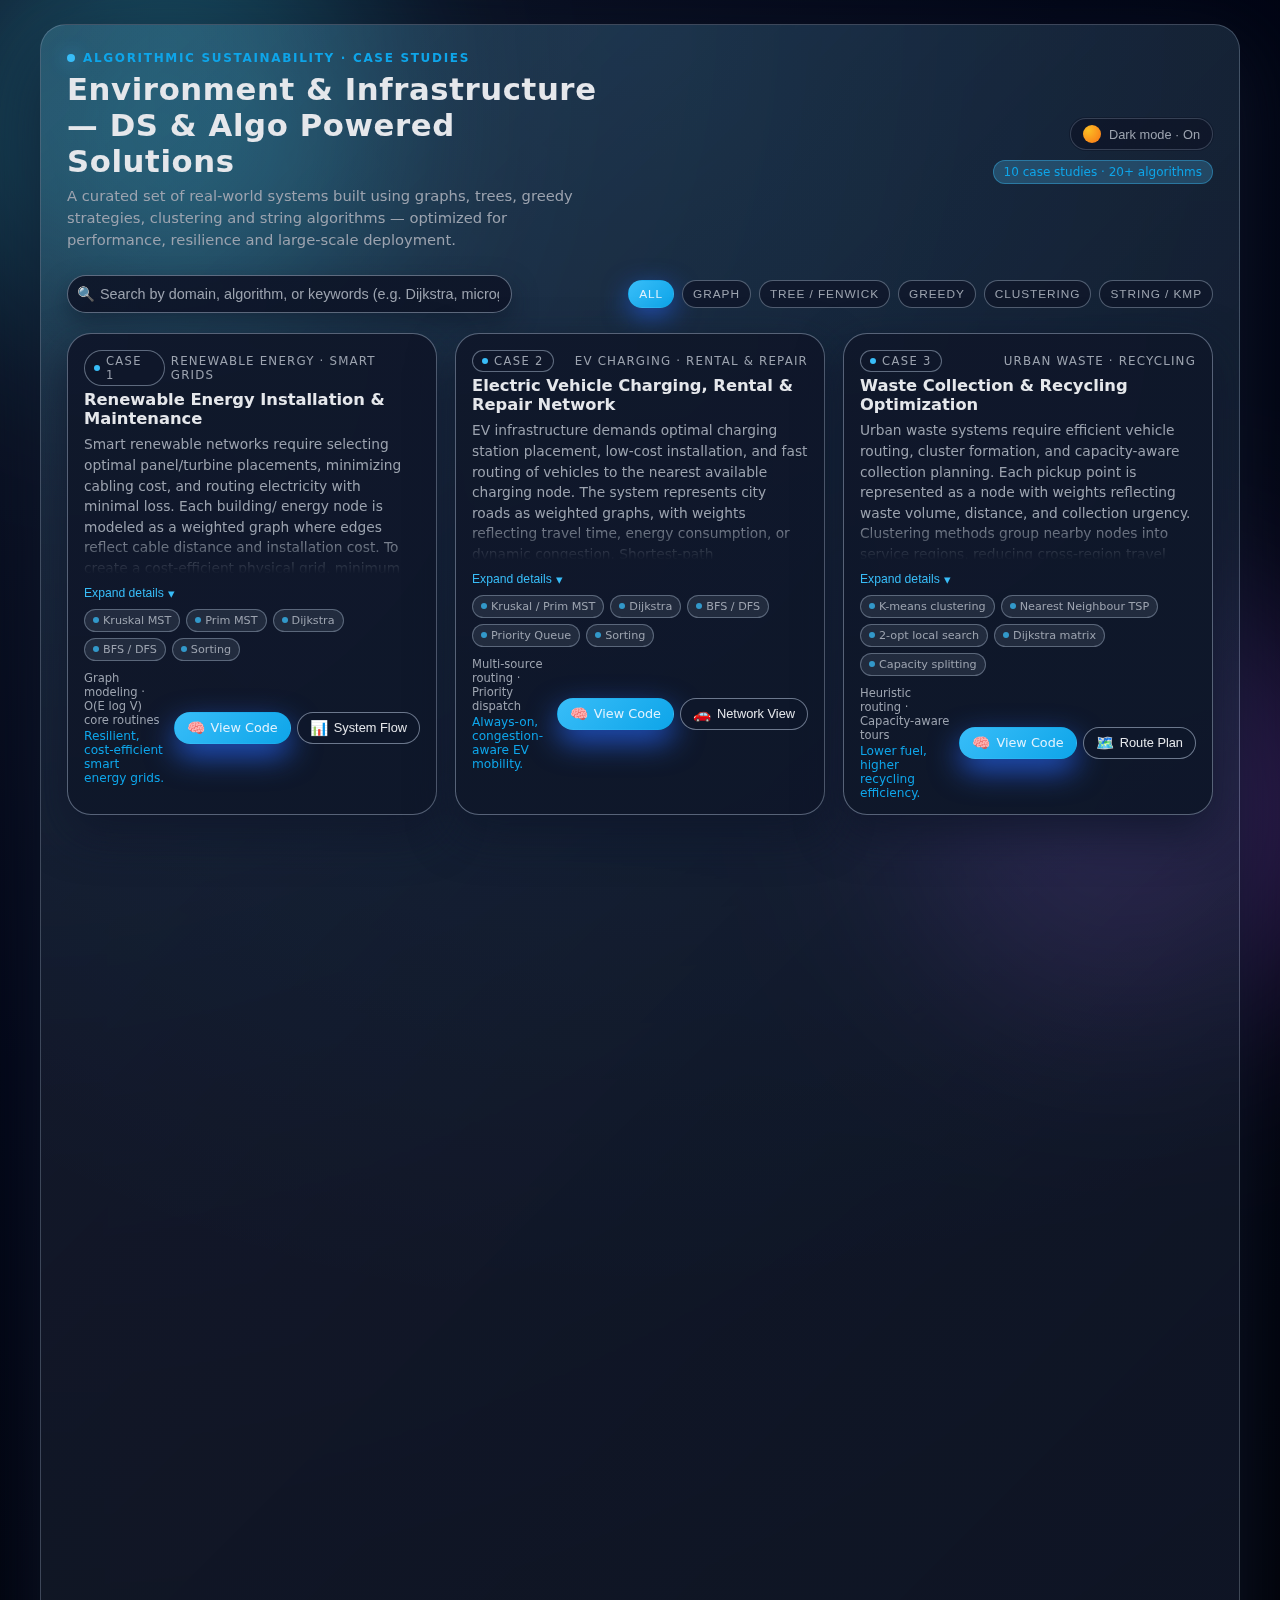
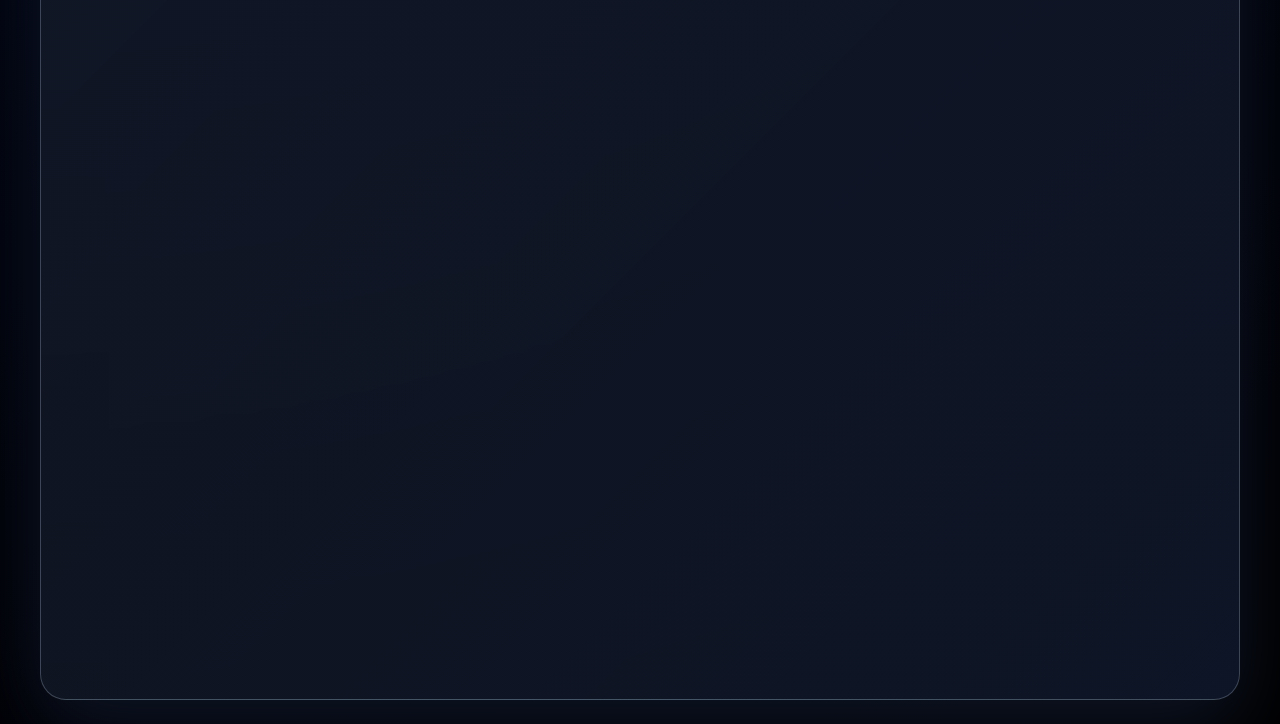
<file: var.html>
<!DOCTYPE html>
<html lang="en">
<head>
  <meta charset="UTF-8" />
  <title>Algorithmic Sustainability Case Studies</title>
  <meta name="viewport" content="width=device-width, initial-scale=1.0" />
  <style>
    /* -------------- Base Reset -------------- */
    *, *::before, *::after {
      box-sizing: border-box;
      margin: 0;
      padding: 0;
    }

    :root {
      --bg: #050816;
      --bg-alt: rgba(15, 23, 42, 0.85);
      --bg-card: rgba(15, 23, 42, 0.9);
      --bg-chip: rgba(148, 163, 184, 0.15);
      --text: #e5e7eb;
      --text-muted: #9ca3af;
      --accent: #38bdf8;
      --accent-soft: rgba(56, 189, 248, 0.16);
      --accent-strong: #0ea5e9;
      --border-subtle: rgba(148, 163, 184, 0.3);
      --shadow-soft: 0 18px 45px rgba(15, 23, 42, 0.8);
      --radius-lg: 18px;
      --radius-xl: 24px;
      --transition-fast: 160ms ease-out;
      --transition-med: 220ms ease-out;
      --font-main: system-ui, -apple-system, BlinkMacSystemFont, "Segoe UI",
        sans-serif;
    }

    body.theme-light {
      --bg: #f1f5f9;
      --bg-alt: rgba(255, 255, 255, 0.9);
      --bg-card: rgba(255, 255, 255, 0.98);
      --bg-chip: rgba(15, 23, 42, 0.06);
      --text: #020617;
      --text-muted: #475569;
      --accent: #2563eb;
      --accent-soft: rgba(37, 99, 235, 0.16);
      --accent-strong: #1d4ed8;
      --border-subtle: rgba(148, 163, 184, 0.5);
      --shadow-soft: 0 16px 35px rgba(15, 23, 42, 0.15);
    }

    body {
      min-height: 100vh;
      font-family: var(--font-main);
      background: radial-gradient(circle at top left, #0f172a 0, #020617 40%, #000 100%);
      color: var(--text);
      padding: 24px;
      display: flex;
      justify-content: center;
      align-items: stretch;
    }

    /* -------------- Background FX -------------- */
    .orb {
      position: fixed;
      width: 420px;
      height: 420px;
      border-radius: 999px;
      filter: blur(90px);
      opacity: 0.32;
      z-index: -2;
      mix-blend-mode: screen;
      pointer-events: none;
    }
    .orb--blue {
      top: -80px;
      left: -40px;
      background: #22d3ee;
    }
    .orb--violet {
      bottom: -120px;
      right: -60px;
      background: #a855f7;
    }

    .page {
      width: 100%;
      max-width: 1200px;
      background: linear-gradient(
          135deg,
          rgba(148, 163, 184, 0.12),
          rgba(15, 23, 42, 0.9)
        ),
        radial-gradient(circle at top, rgba(56, 189, 248, 0.18), transparent 55%);
      border-radius: 26px;
      border: 1px solid rgba(148, 163, 184, 0.35);
      box-shadow: 0 26px 80px rgba(15, 23, 42, 0.9);
      padding: 26px 26px 30px;
      backdrop-filter: blur(26px);
      overflow: hidden;
      position: relative;
    }

    /* -------------- Header -------------- */
    .header {
      display: flex;
      flex-wrap: wrap;
      justify-content: space-between;
      gap: 18px;
      align-items: center;
      margin-bottom: 24px;
    }

    .title-block {
      max-width: 560px;
    }

    .eyebrow {
      font-size: 0.75rem;
      letter-spacing: 0.14em;
      text-transform: uppercase;
      color: var(--accent-strong);
      font-weight: 600;
      display: flex;
      align-items: center;
      gap: 8px;
      margin-bottom: 6px;
    }

    .eyebrow-dot {
      width: 8px;
      height: 8px;
      border-radius: 999px;
      background: var(--accent);
      box-shadow: 0 0 18px rgba(56, 189, 248, 0.8);
    }

    .title-block h1 {
      font-size: clamp(1.9rem, 2.4vw, 2.4rem);
      letter-spacing: 0.02em;
      margin-bottom: 6px;
    }

    .subtitle {
      font-size: 0.92rem;
      max-width: 520px;
      color: var(--text-muted);
      line-height: 1.5;
    }

    /* -------------- Header Controls -------------- */
    .header-controls {
      display: flex;
      flex-direction: column;
      align-items: flex-end;
      gap: 10px;
      min-width: 220px;
    }

    .theme-toggle {
      display: inline-flex;
      align-items: center;
      gap: 8px;
      border-radius: 999px;
      border: 1px solid var(--border-subtle);
      padding: 6px 12px;
      font-size: 0.8rem;
      cursor: pointer;
      user-select: none;
      background: linear-gradient(135deg, rgba(15, 23, 42, 0.9), rgba(15, 23, 42, 0.95));
      box-shadow: 0 0 0 1px rgba(15, 23, 42, 0.6);
      transition: transform var(--transition-fast),
        box-shadow var(--transition-fast),
        background var(--transition-fast),
        border-color var(--transition-fast);
    }

    .theme-toggle:hover {
      transform: translateY(-1px);
      box-shadow: 0 6px 18px rgba(15, 23, 42, 0.6);
      border-color: var(--accent);
    }

    .theme-toggle-icon {
      width: 18px;
      height: 18px;
      border-radius: 999px;
      background: radial-gradient(circle at 30% 30%, #fbbf24, #f97316);
      position: relative;
      overflow: hidden;
    }
    body.theme-light .theme-toggle-icon::after {
      content: "";
      position: absolute;
      inset: 0;
      border-radius: inherit;
      background: radial-gradient(circle at 30% 30%, #facc15, #f97316);
    }
    body.theme-light .theme-toggle-icon {
      box-shadow: 0 0 16px rgba(250, 204, 21, 0.9);
    }

    .theme-toggle span {
      color: var(--text-muted);
      font-weight: 500;
    }

    .badge {
      font-size: 0.75rem;
      padding: 4px 10px;
      border-radius: 999px;
      background: var(--accent-soft);
      color: var(--accent-strong);
      border: 1px solid rgba(56, 189, 248, 0.4);
      backdrop-filter: blur(12px);
      font-weight: 500;
    }

    /* -------------- Search + Algo Filters -------------- */
    .toolbar {
      display: flex;
      flex-wrap: wrap;
      gap: 12px;
      margin: 12px 0 20px;
      align-items: center;
    }

    .search-wrapper {
      flex: 1 1 240px;
      position: relative;
    }

    .search-input {
      width: 100%;
      padding: 10px 12px 10px 32px;
      border-radius: 999px;
      border: 1px solid rgba(148, 163, 184, 0.6);
      background: radial-gradient(circle at top left, rgba(15, 23, 42, 0.94), rgba(15, 23, 42, 0.98));
      color: var(--text);
      font-size: 0.9rem;
      outline: none;
      box-shadow: 0 10px 25px rgba(15, 23, 42, 0.55);
      transition: border-color var(--transition-med), box-shadow var(--transition-med),
        background var(--transition-med), transform var(--transition-med);
    }

    .search-input::placeholder {
      color: var(--text-muted);
    }

    .search-input:focus {
      border-color: var(--accent);
      box-shadow: 0 16px 40px rgba(56, 189, 248, 0.4);
      transform: translateY(-1px);
    }

    .search-icon {
      position: absolute;
      left: 10px;
      top: 50%;
      transform: translateY(-50%);
      font-size: 0.9rem;
      color: var(--accent);
      pointer-events: none;
    }

    .algo-pills {
      flex: 2 1 280px;
      display: flex;
      flex-wrap: wrap;
      gap: 8px;
      justify-content: flex-end;
    }

    .pill {
      border-radius: 999px;
      padding: 6px 10px;
      font-size: 0.74rem;
      text-transform: uppercase;
      letter-spacing: 0.08em;
      border: 1px solid rgba(148, 163, 184, 0.5);
      background: rgba(15, 23, 42, 0.85);
      color: var(--text-muted);
      cursor: pointer;
      transition: background var(--transition-fast), color var(--transition-fast),
        border-color var(--transition-fast), transform var(--transition-fast),
        box-shadow var(--transition-fast);
      white-space: nowrap;
    }

    .pill:hover {
      transform: translateY(-1px);
      box-shadow: 0 8px 18px rgba(15, 23, 42, 0.8);
      border-color: var(--accent);
    }

    .pill.active {
      background: linear-gradient(135deg, var(--accent), var(--accent-strong));
      border-color: transparent;
      color: #e0f2fe;
      box-shadow: 0 8px 26px rgba(37, 99, 235, 0.7);
    }

    /* -------------- Card Layout -------------- */
    .grid {
      display: grid;
      grid-template-columns: repeat(auto-fit, minmax(280px, 1fr));
      gap: 18px;
      margin-top: 6px;
    }

    .case-card {
      position: relative;
      background: radial-gradient(circle at top left, rgba(15, 23, 42, 0.96), rgba(15, 23, 42, 0.98));
      border-radius: var(--radius-xl);
      border: 1px solid rgba(148, 163, 184, 0.55);
      box-shadow: var(--shadow-soft);
      padding: 16px 16px 14px;
      overflow: hidden;
      backdrop-filter: blur(20px);
      transform: translateY(18px) scale(0.98);
      opacity: 0;
      transition: transform 420ms cubic-bezier(0.22, 0.55, 0.25, 0.99),
        opacity 420ms ease-out, box-shadow var(--transition-med),
        border-color var(--transition-med), background var(--transition-med);
      cursor: default;
    }

    .case-card.visible {
      transform: translateY(0) scale(1);
      opacity: 1;
    }

    .case-card::before {
      content: "";
      position: absolute;
      inset: -40%;
      background: conic-gradient(
        from 220deg,
        transparent 0 35%,
        rgba(56, 189, 248, 0.35),
        rgba(56, 189, 248, 0.1),
        transparent 65% 100%
      );
      opacity: 0;
      transition: opacity 260ms ease-out;
      pointer-events: none;
    }

    .case-card:hover::before {
      opacity: 1;
    }

    .case-card:hover {
      box-shadow: 0 26px 65px rgba(15, 23, 42, 0.95);
      border-color: rgba(56, 189, 248, 0.55);
    }

    .case-meta {
      display: flex;
      align-items: center;
      justify-content: space-between;
      gap: 6px;
      margin-bottom: 4px;
      position: relative;
      z-index: 1;
    }

    .case-label {
      font-size: 0.72rem;
      padding: 3px 9px;
      border-radius: 999px;
      border: 1px solid rgba(148, 163, 184, 0.6);
      background: rgba(15, 23, 42, 0.9);
      color: var(--text-muted);
      letter-spacing: 0.12em;
      text-transform: uppercase;
      display: inline-flex;
      align-items: center;
      gap: 6px;
    }

    .case-label-bullet {
      width: 6px;
      height: 6px;
      border-radius: 999px;
      background: var(--accent);
    }

    .case-domain {
      font-size: 0.74rem;
      color: var(--text-muted);
      text-transform: uppercase;
      letter-spacing: 0.10em;
    }

    .case-title {
      font-size: 1.02rem;
      margin-bottom: 6px;
      position: relative;
      z-index: 1;
    }

    .case-desc {
      font-size: 0.86rem;
      line-height: 1.5;
      color: var(--text-muted);
      margin-bottom: 8px;
      position: relative;
      z-index: 1;
      max-height: 140px;
      overflow: hidden;
      mask-image: linear-gradient(to bottom, black 70%, transparent 100%);
    }

    .case-desc.expanded {
      max-height: none;
      mask-image: none;
    }

    .more-toggle {
      font-size: 0.76rem;
      color: var(--accent);
      cursor: pointer;
      border: none;
      background: none;
      padding: 0;
      margin-bottom: 8px;
      position: relative;
      z-index: 1;
      display: inline-flex;
      align-items: center;
      gap: 4px;
    }

    .more-toggle-icon {
      font-size: 0.82rem;
      transition: transform var(--transition-fast);
    }

    .more-toggle.expanded .more-toggle-icon {
      transform: rotate(180deg);
    }

    .algo-chip-row {
      display: flex;
      flex-wrap: wrap;
      gap: 6px;
      margin-bottom: 10px;
      position: relative;
      z-index: 1;
    }

    .algo-chip {
      font-size: 0.7rem;
      padding: 4px 8px;
      border-radius: 999px;
      background: var(--bg-chip);
      border: 1px solid rgba(148, 163, 184, 0.5);
      color: var(--text-muted);
      display: inline-flex;
      align-items: center;
      gap: 4px;
    }

    .algo-dot {
      width: 6px;
      height: 6px;
      border-radius: 999px;
      background: var(--accent);
      opacity: 0.75;
    }

    .card-footer {
      display: flex;
      justify-content: space-between;
      align-items: center;
      gap: 8px;
      position: relative;
      z-index: 1;
    }

    .card-footer-left {
      display: flex;
      flex-direction: column;
      gap: 2px;
    }

    .complexity {
      font-size: 0.72rem;
      color: var(--text-muted);
    }

    .tagline {
      font-size: 0.76rem;
      color: var(--accent-strong);
      font-weight: 500;
    }

    .btn-row {
      display: flex;
      gap: 6px;
    }

    .btn {
      border-radius: 999px;
      border: 1px solid rgba(148, 163, 184, 0.7);
      padding: 6px 12px;
      font-size: 0.8rem;
      cursor: pointer;
      background: rgba(15, 23, 42, 0.94);
      color: var(--text);
      display: inline-flex;
      align-items: center;
      gap: 6px;
      text-decoration: none;
      transition: background var(--transition-fast), color var(--transition-fast),
        border-color var(--transition-fast), transform var(--transition-fast),
        box-shadow var(--transition-fast);
      white-space: nowrap;
    }

    .btn-primary {
      background: linear-gradient(135deg, var(--accent), var(--accent-strong));
      border-color: transparent;
      color: #e0f2fe;
      box-shadow: 0 12px 30px rgba(37, 99, 235, 0.8);
    }

    .btn-primary:hover {
      transform: translateY(-1px);
      box-shadow: 0 16px 38px rgba(37, 99, 235, 0.9);
    }

    .btn-secondary:hover {
      transform: translateY(-1px);
      border-color: var(--accent);
      box-shadow: 0 10px 26px rgba(15, 23, 42, 0.85);
    }

    .btn-icon {
      font-size: 0.92rem;
    }

    .pill-reset {
      font-weight: 500;
    }

    /* -------------- Empty State -------------- */
    .empty-state {
      margin-top: 24px;
      padding: 16px;
      border-radius: 16px;
      background: rgba(15, 23, 42, 0.9);
      border: 1px dashed rgba(148, 163, 184, 0.7);
      font-size: 0.86rem;
      color: var(--text-muted);
      display: none;
    }

    .empty-state strong {
      color: var(--accent-strong);
    }

    /* -------------- Responsive -------------- */
    @media (max-width: 720px) {
      body {
        padding: 12px;
      }
      .page {
        padding: 18px 16px 20px;
        border-radius: 20px;
      }
      .header {
        flex-direction: column;
        align-items: flex-start;
      }
      .header-controls {
        align-items: flex-start;
      }
      .algo-pills {
        justify-content: flex-start;
      }
      .card-footer {
        flex-direction: column;
        align-items: flex-start;
      }
      .btn-row {
        width: 100%;
        justify-content: flex-start;
        flex-wrap: wrap;
      }
    }
  </style>
</head>
<body>
  <div class="orb orb--blue"></div>
  <div class="orb orb--violet"></div>

  <div class="page">
    <!-- HEADER -->
    <header class="header">
      <div class="title-block">
        <div class="eyebrow">
          <span class="eyebrow-dot"></span>
          <span>Algorithmic Sustainability · Case Studies</span>
        </div>
        <h1>Environment & Infrastructure — DS & Algo Powered Solutions</h1>
        <p class="subtitle">
          A curated set of real-world systems built using graphs, trees, greedy strategies,
          clustering and string algorithms — optimized for performance, resilience and
          large-scale deployment.
        </p>
      </div>

      <div class="header-controls">
        <button class="theme-toggle" id="themeToggle">
          <div class="theme-toggle-icon"></div>
          <span id="themeLabel">Dark mode · On</span>
        </button>
        <span class="badge">10 case studies · 20+ algorithms</span>
      </div>
    </header>

    <!-- TOOLBAR -->
    <section class="toolbar">
      <div class="search-wrapper">
        <span class="search-icon">🔍</span>
        <input
          id="searchInput"
          class="search-input"
          type="text"
          placeholder="Search by domain, algorithm, or keywords (e.g. Dijkstra, microgrid, TSP)..."
        />
      </div>

      <div class="algo-pills">
        <button class="pill pill-reset active" data-filter="all">All</button>
        <button class="pill" data-filter="graph">Graph</button>
        <button class="pill" data-filter="tree">Tree / Fenwick</button>
        <button class="pill" data-filter="greedy">Greedy</button>
        <button class="pill" data-filter="clustering">Clustering</button>
        <button class="pill" data-filter="string">String / KMP</button>
      </div>
    </section>

    <!-- CASE GRID -->
    <main class="grid" id="caseGrid">
      <!-- CASE 1 -->
      <article
        class="case-card"
        data-domain="Renewable Energy Installation & Maintenance"
        data-tags="graph,mst,dijkstra,bfs,dfs,sorting,energy,grid,renewable"
        data-groups="graph"
      >
        <div class="case-meta">
          <div class="case-label">
            <span class="case-label-bullet"></span> Case 1
          </div>
          <div class="case-domain">Renewable Energy · Smart Grids</div>
        </div>
        <h2 class="case-title">Renewable Energy Installation & Maintenance</h2>
        <p class="case-desc">
          Smart renewable networks require selecting optimal panel/turbine placements,
          minimizing cabling cost, and routing electricity with minimal loss. Each building/
          energy node is modeled as a weighted graph where edges reflect cable distance and
          installation cost. To create a cost-efficient physical grid, minimum spanning tree
          construction ensures the system connects all nodes with minimum wiring. After
          installation, energy routing requires computing shortest-loss paths between consumers
          and generation nodes to maintain balanced loads. Failure conditions require
          recalculating paths with minimal downtime while still respecting constraints.
          Historical data and demand fluctuations influence dynamic re-optimization at fixed
          intervals. System-level efficiency depends on the ability to recompute updates in
          sublinear or logarithmic time across large networks. The combination of structural
          optimization and runtime path recalculation ensures a scalable, resilient energy grid.
        </p>
        <button class="more-toggle">
          Expand details <span class="more-toggle-icon">▾</span>
        </button>
        <div class="algo-chip-row">
          <span class="algo-chip"><span class="algo-dot"></span> Kruskal MST</span>
          <span class="algo-chip"><span class="algo-dot"></span> Prim MST</span>
          <span class="algo-chip"><span class="algo-dot"></span> Dijkstra</span>
          <span class="algo-chip"><span class="algo-dot"></span> BFS / DFS</span>
          <span class="algo-chip"><span class="algo-dot"></span> Sorting</span>
        </div>
        <div class="card-footer">
          <div class="card-footer-left">
            <span class="complexity">Graph modeling · O(E log V) core routines</span>
            <span class="tagline">Resilient, cost-efficient smart energy grids.</span>
          </div>
          <div class="btn-row">
            <a href="#case1-code" class="btn btn-primary">
              <span class="btn-icon">🧠</span> View Code
            </a>
            <button class="btn btn-secondary">
              <span class="btn-icon">📊</span> System Flow
            </button>
          </div>
        </div>
      </article>

      <!-- CASE 2 -->
      <article
        class="case-card"
        data-domain="Electric Vehicle Charging, Rental & Repair Network"
        data-tags="graph,mst,dijkstra,bfs,dfs,priority,sorting,ev,charging"
        data-groups="graph"
      >
        <div class="case-meta">
          <div class="case-label">
            <span class="case-label-bullet"></span> Case 2
          </div>
          <div class="case-domain">EV Charging · Rental & Repair</div>
        </div>
        <h2 class="case-title">Electric Vehicle Charging, Rental & Repair Network</h2>
        <p class="case-desc">
          EV infrastructure demands optimal charging station placement, low-cost installation,
          and fast routing of vehicles to the nearest available charging node. The system
          represents city roads as weighted graphs, with weights reflecting travel time, energy
          consumption, or dynamic congestion. Shortest-path computations ensure drivers always
          reach the lowest-cost station under varying traffic conditions. Charging station loads
          must be continuously evaluated to avoid bottlenecks, requiring repeated low-latency
          graph queries. Installation planning uses global optimization to minimize wiring cost,
          battery transport cost, and inter-station distance. When failures occur, reachability
          and redundancy metrics ensure drivers still have alternative stations. Load
          forecasting, assignment decisions, and dynamic station ranking use sorted data
          structures for priority operations. Efficiency comes from fast recomputation and low
          memory overhead in large networks.
        </p>
        <button class="more-toggle">
          Expand details <span class="more-toggle-icon">▾</span>
        </button>
        <div class="algo-chip-row">
          <span class="algo-chip"><span class="algo-dot"></span> Kruskal / Prim MST</span>
          <span class="algo-chip"><span class="algo-dot"></span> Dijkstra</span>
          <span class="algo-chip"><span class="algo-dot"></span> BFS / DFS</span>
          <span class="algo-chip"><span class="algo-dot"></span> Priority Queue</span>
          <span class="algo-chip"><span class="algo-dot"></span> Sorting</span>
        </div>
        <div class="card-footer">
          <div class="card-footer-left">
            <span class="complexity">Multi-source routing · Priority dispatch</span>
            <span class="tagline">Always-on, congestion-aware EV mobility.</span>
          </div>
          <div class="btn-row">
            <a href="#case2-code" class="btn btn-primary">
              <span class="btn-icon">🧠</span> View Code
            </a>
            <button class="btn btn-secondary">
              <span class="btn-icon">🚗</span> Network View
            </button>
          </div>
        </div>
      </article>

      <!-- CASE 3 -->
      <article
        class="case-card"
        data-domain="Waste Collection & Recycling Optimization"
        data-tags="tsp,clustering,kmeans,2opt,dijkstra,capacity,routing"
        data-groups="graph clustering"
      >
        <div class="case-meta">
          <div class="case-label">
            <span class="case-label-bullet"></span> Case 3
          </div>
          <div class="case-domain">Urban Waste · Recycling</div>
        </div>
        <h2 class="case-title">Waste Collection & Recycling Optimization</h2>
        <p class="case-desc">
          Urban waste systems require efficient vehicle routing, cluster formation, and
          capacity-aware collection planning. Each pickup point is represented as a node with
          weights reflecting waste volume, distance, and collection urgency. Clustering methods
          group nearby nodes into service regions, reducing cross-region travel overhead. Within
          each region, a near-optimal route is produced using heuristic TSP approximations,
          refined using local search techniques. Capacity constraints split routes into feasible
          sub-tours for trucks with limited storage. Anomaly conditions — such as full bins or
          route blockages — require recalculating reachable paths with updated weights.
          Efficiency is governed by O(E log V) distance computations and near-linear heuristic
          optimization. The framework supports real-time replanning as road conditions and waste
          levels change.
        </p>
        <button class="more-toggle">
          Expand details <span class="more-toggle-icon">▾</span>
        </button>
        <div class="algo-chip-row">
          <span class="algo-chip"><span class="algo-dot"></span> K-means clustering</span>
          <span class="algo-chip"><span class="algo-dot"></span> Nearest Neighbour TSP</span>
          <span class="algo-chip"><span class="algo-dot"></span> 2-opt local search</span>
          <span class="algo-chip"><span class="algo-dot"></span> Dijkstra matrix</span>
          <span class="algo-chip"><span class="algo-dot"></span> Capacity splitting</span>
        </div>
        <div class="card-footer">
          <div class="card-footer-left">
            <span class="complexity">Heuristic routing · Capacity-aware tours</span>
            <span class="tagline">Lower fuel, higher recycling efficiency.</span>
          </div>
          <div class="btn-row">
            <a href="#case3-code" class="btn btn-primary">
              <span class="btn-icon">🧠</span> View Code
            </a>
            <button class="btn btn-secondary">
              <span class="btn-icon">🗺️</span> Route Plan
            </button>
          </div>
        </div>
      </article>

      <!-- CASE 4 -->
      <article
        class="case-card"
        data-domain="Water Purification & Environmental Cleaning"
        data-tags="segment-tree,sparse-table,kmp,string,range,min,max,sensor"
        data-groups="tree string"
      >
        <div class="case-meta">
          <div class="case-label">
            <span class="case-label-bullet"></span> Case 4
          </div>
          <div class="case-domain">Water Quality · Environment</div>
        </div>
        <h2 class="case-title">Water Purification & Environmental Cleaning</h2>
        <p class="case-desc">
          Water monitoring systems continuously process sensor readings from distributed
          purification units, requiring fast anomaly detection and windowed analysis. Range
          queries on time-series data identify sudden contamination, pressure spikes, or
          filtration failures. Dynamic segments of sensor data require fast update/query
          mechanics for min/max operations. Historical compliance checks leverage static
          preprocessed structures to answer queries instantly. Document-based contamination
          reports must be scanned for critical terms, requiring linear-time pattern detection.
          Efficient data structures ensure the system responds in real time even as thousands of
          readings per second enter the pipeline. Overall performance hinges on keeping both
          update and query operations logarithmic or constant-time.
        </p>
        <button class="more-toggle">
          Expand details <span class="more-toggle-icon">▾</span>
        </button>
        <div class="algo-chip-row">
          <span class="algo-chip"><span class="algo-dot"></span> Segment Tree</span>
          <span class="algo-chip"><span class="algo-dot"></span> Sparse Table</span>
          <span class="algo-chip"><span class="algo-dot"></span> KMP pattern matching</span>
          <span class="algo-chip"><span class="algo-dot"></span> Sorting (logs)</span>
        </div>
        <div class="card-footer">
          <div class="card-footer-left">
            <span class="complexity">Real-time time-series queries</span>
            <span class="tagline">Instant anomaly detection for clean water.</span>
          </div>
          <div class="btn-row">
            <a href="#case4-code" class="btn btn-primary">
              <span class="btn-icon">🧠</span> View Code
            </a>
            <button class="btn btn-secondary">
              <span class="btn-icon">💧</span> Data Windows
            </button>
          </div>
        </div>
      </article>

      <!-- CASE 5 -->
      <article
        class="case-card"
        data-domain="Urban Farming & Organic Food Systems"
        data-tags="fenwick,segment-tree,sorting,kmeans,agriculture,irrigation"
        data-groups="tree clustering"
      >
        <div class="case-meta">
          <div class="case-label">
            <span class="case-label-bullet"></span> Case 5
          </div>
          <div class="case-domain">Urban Farming · Organic Food</div>
        </div>
        <h2 class="case-title">Urban Farming & Organic Food Systems</h2>
        <p class="case-desc">
          Urban farming generates large volumes of crop-growth, soil-quality, and irrigation
          data that must be aggregated efficiently. Yield metrics across multiple rooftop or
          vertical farms require fast rolling-sum and rolling-average calculations. Dynamic
          updates occur whenever new sensor readings arrive, and these changes must propagate
          across dependent systems instantly. Decisions about irrigation cycles, nutrient
          delivery, and harvesting schedules rely on accurate range queries. For forecasting and
          planning, cluster formation groups similar plots to coordinate resource allocation.
          High-performing indexing structures allow responsive dashboards and near-real-time
          adjustments to automated farming systems.
        </p>
        <button class="more-toggle">
          Expand details <span class="more-toggle-icon">▾</span>
        </button>
        <div class="algo-chip-row">
          <span class="algo-chip"><span class="algo-dot"></span> Fenwick Tree</span>
          <span class="algo-chip"><span class="algo-dot"></span> Segment Tree</span>
          <span class="algo-chip"><span class="algo-dot"></span> Sorting (priorities)</span>
          <span class="algo-chip"><span class="algo-dot"></span> K-means clustering</span>
        </div>
        <div class="card-footer">
          <div class="card-footer-left">
            <span class="complexity">Rolling aggregates · Zoned control</span>
            <span class="tagline">Data-driven irrigation and harvesting.</span>
          </div>
          <div class="btn-row">
            <a href="#case5-code" class="btn btn-primary">
              <span class="btn-icon">🧠</span> View Code
            </a>
            <button class="btn btn-secondary">
              <span class="btn-icon">🌱</span> Farm Zones
            </button>
          </div>
        </div>
      </article>

      <!-- CASE 6 -->
      <article
        class="case-card"
        data-domain="Green Landscaping & Ecological Restoration"
        data-tags="graph,mst,bfs,dfs,greedy,sorting,restoration"
        data-groups="graph greedy"
      >
        <div class="case-meta">
          <div class="case-label">
            <span class="case-label-bullet"></span> Case 6
          </div>
          <div class="case-domain">Landscaping · Ecological Corridors</div>
        </div>
        <h2 class="case-title">Green Landscaping & Ecological Restoration</h2>
        <p class="case-desc">
          Planning ecological corridors requires ensuring minimal-cost connectivity between
          degraded green zones. Graph modeling helps identify critical patches and potential
          pathways for restoration work. Minimum spanning trees provide cost-efficient backbone
          networks for linking fragmented ecosystems. Connectivity analysis determines the
          number of isolated green regions, guiding restoration priority. Resource allocation
          requires choosing optimal planting packages based on benefit-to-cost evaluations.
          Efficient selection requires sorting and greedy maximization under budget constraints.
          This model scales to city-level green planning and enables real-time recomputation as
          new ecological data arrives.
        </p>
        <button class="more-toggle">
          Expand details <span class="more-toggle-icon">▾</span>
        </button>
        <div class="algo-chip-row">
          <span class="algo-chip"><span class="algo-dot"></span> Kruskal MST</span>
          <span class="algo-chip"><span class="algo-dot"></span> BFS / DFS components</span>
          <span class="algo-chip"><span class="algo-dot"></span> Greedy selection</span>
          <span class="algo-chip"><span class="algo-dot"></span> Sorting (benefit/cost)</span>
        </div>
        <div class="card-footer">
          <div class="card-footer-left">
            <span class="complexity">Component analysis · Budgeted optimization</span>
            <span class="tagline">Reconnecting fragmented green ecosystems.</span>
          </div>
          <div class="btn-row">
            <a href="#case6-code" class="btn btn-primary">
              <span class="btn-icon">🧠</span> View Code
            </a>
            <button class="btn btn-secondary">
              <span class="btn-icon">🌳</span> Corridor Map
            </button>
          </div>
        </div>
      </article>

      <!-- CASE 7 -->
      <article
        class="case-card"
        data-domain="Drone-Based Environmental Monitoring"
        data-tags="tsp,2opt,dijkstra,graph,battery,drone"
        data-groups="graph"
      >
        <div class="case-meta">
          <div class="case-label">
            <span class="case-label-bullet"></span> Case 7
          </div>
          <div class="case-domain">Drones · Environmental Monitoring</div>
        </div>
        <h2 class="case-title">Drone-Based Environmental Monitoring</h2>
        <p class="case-desc">
          Drone fleets must cover large monitoring zones efficiently while respecting battery
          limits, weather constraints, and mission objectives. Each waypoint is treated as a
          graph node whose travel costs reflect distance and wind impact. Finding efficient tour
          paths requires heuristic TSP construction refined with local optimization. If battery
          levels restrict a full route, tours must be segmented into feasible missions.
          Shortest-path computations allow the drone to return safely to base or reach the next
          target under constraint changes. The system recalculates optimal flight paths
          dynamically based on environmental data. Efficiency depends on combining
          polynomial-time heuristics with graph shortest paths.
        </p>
        <button class="more-toggle">
          Expand details <span class="more-toggle-icon">▾</span>
        </button>
        <div class="algo-chip-row">
          <span class="algo-chip"><span class="algo-dot"></span> Nearest Neighbour TSP</span>
          <span class="algo-chip"><span class="algo-dot"></span> 2-opt optimization</span>
          <span class="algo-chip"><span class="algo-dot"></span> Dijkstra</span>
          <span class="algo-chip"><span class="algo-dot"></span> Tour segmentation</span>
        </div>
        <div class="card-footer">
          <div class="card-footer-left">
            <span class="complexity">Tour heuristics · Constraint-aware routing</span>
            <span class="tagline">Max coverage per battery cycle.</span>
          </div>
          <div class="btn-row">
            <a href="#case7-code" class="btn btn-primary">
              <span class="btn-icon">🧠</span> View Code
            </a>
            <button class="btn btn-secondary">
              <span class="btn-icon">🛰️</span> Flight Plan
            </button>
          </div>
        </div>
      </article>

      <!-- CASE 8 -->
      <article
        class="case-card"
        data-domain="Microgrid & Energy Storage Management"
        data-tags="dijkstra,fenwick,bellman-ford,greedy,graph,storage"
        data-groups="graph tree greedy"
      >
        <div class="case-meta">
          <div class="case-label">
            <span class="case-label-bullet"></span> Case 8
          </div>
          <div class="case-domain">Microgrids · Storage Scheduling</div>
        </div>
        <h2 class="case-title">Microgrid & Energy Storage Management</h2>
        <p class="case-desc">
          Microgrids coordinate distributed generators, batteries, and loads while minimizing
          cost and avoiding outages. Power routing is modeled as graph traversal with weighted
          edges representing loss and line capacity. Storage scheduling requires assigning
          charge/discharge events during time intervals represented as indexed time slots. Fast
          prefix and range queries evaluate whether supply meets demand at any point.
          Optimization heuristics decide which battery to discharge during peak loads.
          Negative-cost cycles, if present in price models, must be detected for profitable
          arbitrage. The system maintains high performance across multiple-time-step
          simulations.
        </p>
        <button class="more-toggle">
          Expand details <span class="more-toggle-icon">▾</span>
        </button>
        <div class="algo-chip-row">
          <span class="algo-chip"><span class="algo-dot"></span> Dijkstra</span>
          <span class="algo-chip"><span class="algo-dot"></span> Fenwick Tree</span>
          <span class="algo-chip"><span class="algo-dot"></span> Bellman–Ford</span>
          <span class="algo-chip"><span class="algo-dot"></span> Greedy load assignment</span>
        </div>
        <div class="card-footer">
          <div class="card-footer-left">
            <span class="complexity">Time-series + graph hybrid model</span>
            <span class="tagline">Stable microgrids with smart arbitrage.</span>
          </div>
          <div class="btn-row">
            <a href="#case8-code" class="btn btn-primary">
              <span class="btn-icon">🧠</span> View Code
            </a>
            <button class="btn btn-secondary">
              <span class="btn-icon">⚡</span> Load Curves
            </button>
          </div>
        </div>
      </article>

      <!-- CASE 9 -->
      <article
        class="case-card"
        data-domain="Pollution Monitoring & Environmental Analytics"
        data-tags="fenwick,segment-tree,sliding-window,sorting,analytics"
        data-groups="tree"
      >
        <div class="case-meta">
          <div class="case-label">
            <span class="case-label-bullet"></span> Case 9
          </div>
          <div class="case-domain">Pollution · Analytics</div>
        </div>
        <h2 class="case-title">Pollution Monitoring & Environmental Analytics</h2>
        <p class="case-desc">
          Continuous pollution monitoring generates vast sensor streams requiring high-frequency
          anomaly checks and historical trend analysis. Efficient data structures allow
          immediate evaluation of min/max pollutant levels over any time range. Sliding-window
          techniques detect outliers using statistical thresholds. Sorting identifies top
          polluted locations, while graph-based neighborhood searches support clustering for
          identifying hotspots. Static tables accelerate historical analysis of compliance
          periods. System responsiveness depends on logarithmic update times and constant-time
          query performance for window metrics.
        </p>
        <button class="more-toggle">
          Expand details <span class="more-toggle-icon">▾</span>
        </button>
        <div class="algo-chip-row">
          <span class="algo-chip"><span class="algo-dot"></span> Fenwick Tree</span>
          <span class="algo-chip"><span class="algo-dot"></span> Segment Tree</span>
          <span class="algo-chip"><span class="algo-dot"></span> Sliding window</span>
          <span class="algo-chip"><span class="algo-dot"></span> Sorting (hotspots)</span>
        </div>
        <div class="card-footer">
          <div class="card-footer-left">
            <span class="complexity">High-frequency streaming analytics</span>
            <span class="tagline">Real-time pollution hotspot detection.</span>
          </div>
          <div class="btn-row">
            <a href="#case9-code" class="btn btn-primary">
              <span class="btn-icon">🧠</span> View Code
            </a>
            <button class="btn btn-secondary">
              <span class="btn-icon">🌫️</span> Heatmaps
            </button>
          </div>
        </div>
      </article>

      <!-- CASE 10 -->
      <article
        class="case-card"
        data-domain="Waste-to-Energy & Biofuel Optimization"
        data-tags="greedy,knapsack,sorting,dijkstra,segment-tree,time-slot"
        data-groups="greedy graph tree"
      >
        <div class="case-meta">
          <div class="case-label">
            <span class="case-label-bullet"></span> Case 10
          </div>
          <div class="case-domain">Waste-to-Energy · Biofuels</div>
        </div>
        <h2 class="case-title">Waste-to-Energy & Biofuel Optimization</h2>
        <p class="case-desc">
          Waste-to-energy plants must batch heterogeneous feedstock types to maximize calorific
          value under digester capacity constraints. Greedy selection sorts waste items by
          energy density to build near-optimal batches. Logistics surrounding feedstock
          delivery use shortest paths to minimize transport cost. Plant scheduling simulates
          multiple time slots, requiring efficient updates of occupancy and throughput values.
          Range queries ensure no time slot exceeds digester load while maximizing daily
          production. This model ensures sustainable conversion cycles with high throughput and
          minimal operational cost.
        </p>
        <button class="more-toggle">
          Expand details <span class="more-toggle-icon">▾</span>
        </button>
        <div class="algo-chip-row">
          <span class="algo-chip"><span class="algo-dot"></span> Greedy knapsack approx</span>
          <span class="algo-chip"><span class="algo-dot"></span> Sorting by energy density</span>
          <span class="algo-chip"><span class="algo-dot"></span> Dijkstra (transport)</span>
          <span class="algo-chip"><span class="algo-dot"></span> Segment Tree (time slots)</span>
        </div>
        <div class="card-footer">
          <div class="card-footer-left">
            <span class="complexity">Knapsack-like batching · Time-slot control</span>
            <span class="tagline">Maximum energy from heterogeneous waste.</span>
          </div>
          <div class="btn-row">
            <a href="#case10-code" class="btn btn-primary">
              <span class="btn-icon">🧠</span> View Code
            </a>
            <button class="btn btn-secondary">
              <span class="btn-icon">🔥</span> Batch Planner
            </button>
          </div>
        </div>
      </article>
    </main>

    <!-- EMPTY STATE -->
    <div class="empty-state" id="emptyState">
      No case studies match <strong>your current filters</strong>. Try clearing the algorithm
      filter or removing some keywords.
    </div>
  </div>

  <script>
    (function () {
      const body = document.body;
      const themeToggle = document.getElementById("themeToggle");
      const themeLabel = document.getElementById("themeLabel");
      const searchInput = document.getElementById("searchInput");
      const pills = Array.from(document.querySelectorAll(".pill"));
      const cards = Array.from(document.querySelectorAll(".case-card"));
      const emptyState = document.getElementById("emptyState");

      let activeGroup = "all";

      // ---------------- Theme Toggle ----------------
      function setTheme(light) {
        if (light) {
          body.classList.add("theme-light");
          themeLabel.textContent = "Light mode · On";
        } else {
          body.classList.remove("theme-light");
          themeLabel.textContent = "Dark mode · On";
        }
      }

      themeToggle.addEventListener("click", () => {
        const isLight = body.classList.toggle("theme-light");
        if (isLight) {
          themeLabel.textContent = "Light mode · On";
        } else {
          themeLabel.textContent = "Dark mode · On";
        }
      });

      // ---------------- Card Reveal on Scroll ----------------
      const observer = new IntersectionObserver(
        (entries) => {
          entries.forEach((entry) => {
            if (entry.isIntersecting) {
              entry.target.classList.add("visible");
              observer.unobserve(entry.target);
            }
          });
        },
        { threshold: 0.16 }
      );
      cards.forEach((card) => observer.observe(card));

      // ---------------- Expand / Collapse Descriptions ----------------
      document.addEventListener("click", (e) => {
        const toggle = e.target.closest(".more-toggle");
        if (toggle) {
          const card = toggle.closest(".case-card");
          const desc = card.querySelector(".case-desc");
          const icon = toggle.querySelector(".more-toggle-icon");

          const expanded = desc.classList.toggle("expanded");
          toggle.classList.toggle("expanded", expanded);
          toggle.firstChild.textContent = expanded ? "Collapse details " : "Expand details ";
          if (icon) {
            icon.textContent = expanded ? "▴" : "▾";
          }
        }
      });

      // ---------------- Filtering Logic ----------------
      function applyFilters() {
        const query = searchInput.value.trim().toLowerCase();
        let visibleCount = 0;

        cards.forEach((card) => {
          const tags = (card.getAttribute("data-tags") || "").toLowerCase();
          const domain = (card.getAttribute("data-domain") || "").toLowerCase();
          const groups = (card.getAttribute("data-groups") || "").toLowerCase();
          const textContent = (card.textContent || "").toLowerCase();

          const matchesGroup =
            activeGroup === "all" || groups.split(/\s+/).includes(activeGroup);
          const matchesSearch =
            !query ||
            tags.includes(query) ||
            domain.includes(query) ||
            textContent.includes(query);

          const visible = matchesGroup && matchesSearch;
          card.style.display = visible ? "block" : "none";
          if (visible) visibleCount++;
        });

        emptyState.style.display = visibleCount === 0 ? "block" : "none";
      }

      // Search input
      searchInput.addEventListener("input", () => {
        applyFilters();
      });

      // Algo pills
      pills.forEach((pill) => {
        pill.addEventListener("click", () => {
          pills.forEach((p) => p.classList.remove("active"));
          pill.classList.add("active");
          activeGroup = pill.getAttribute("data-filter") || "all";
          applyFilters();
        });
      });

      // Initial filter
      applyFilters();
    })();
  </script>
</body>
</html>
</file>
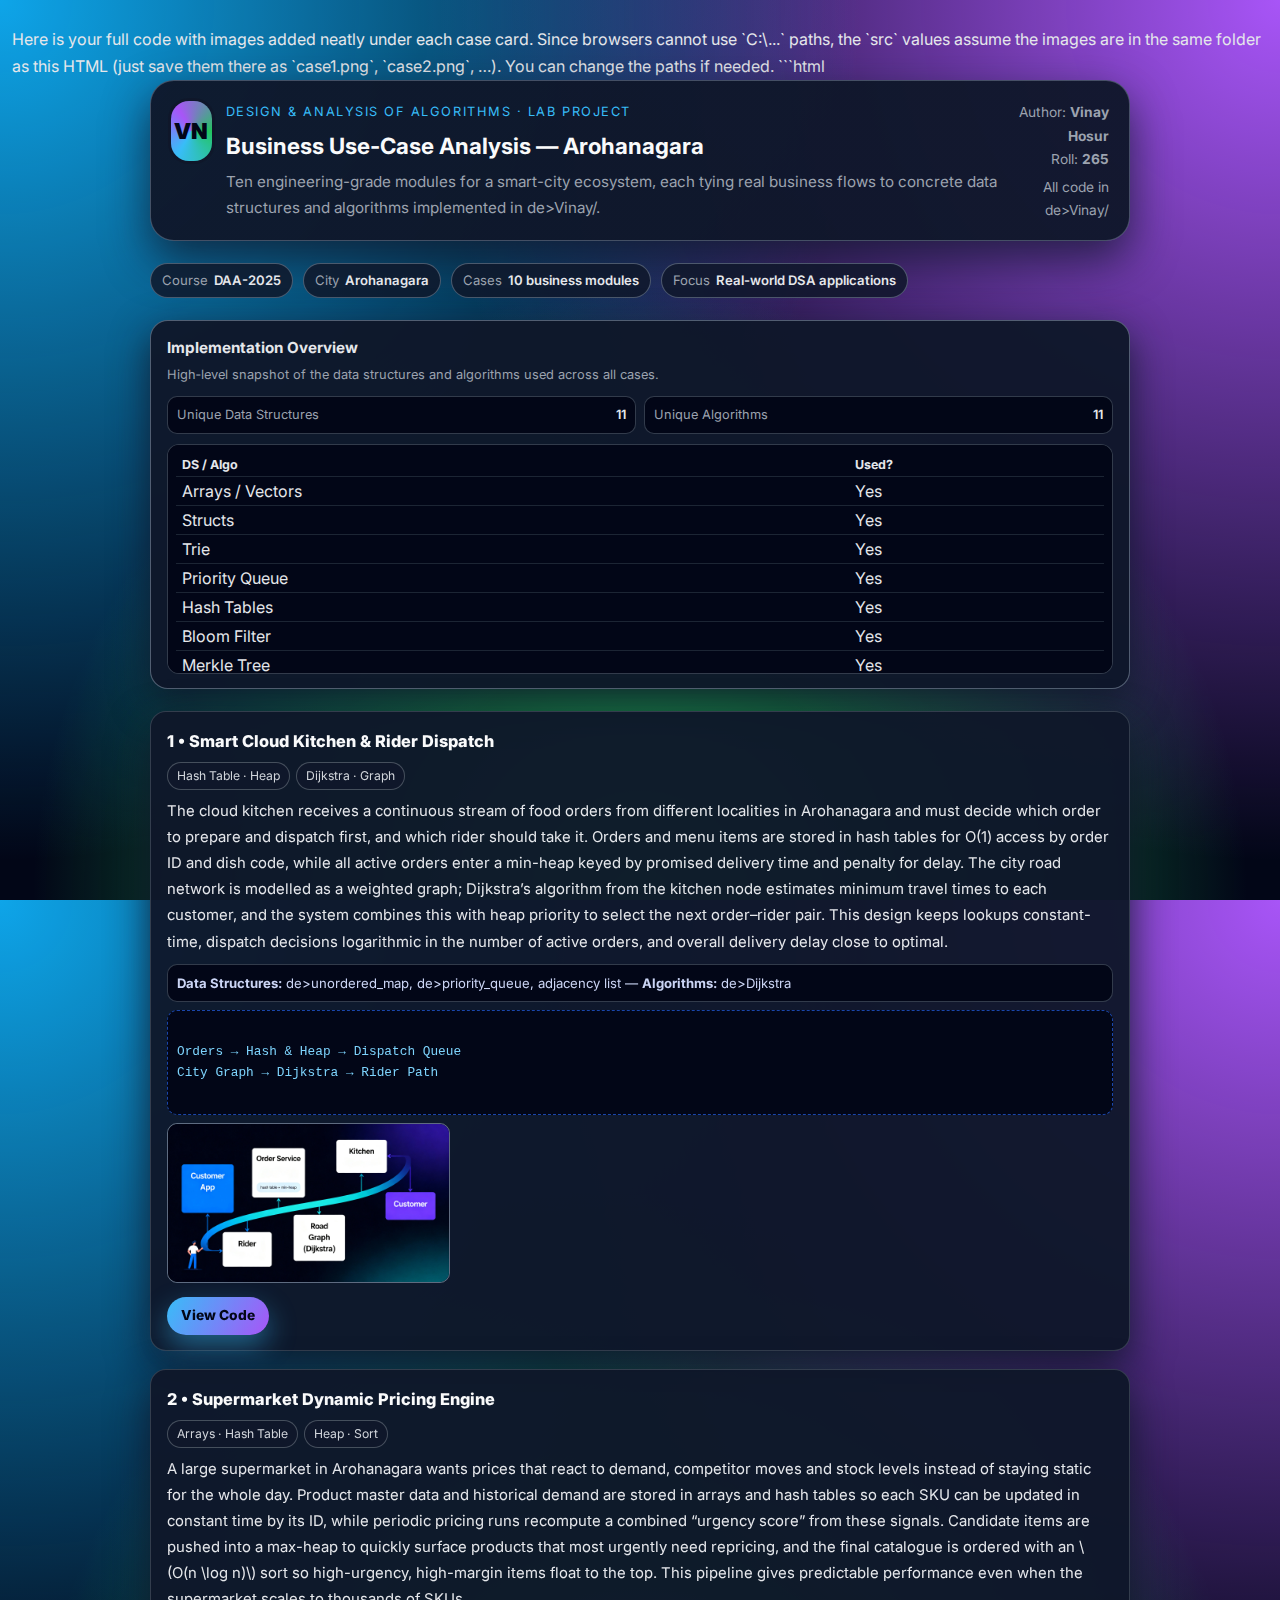
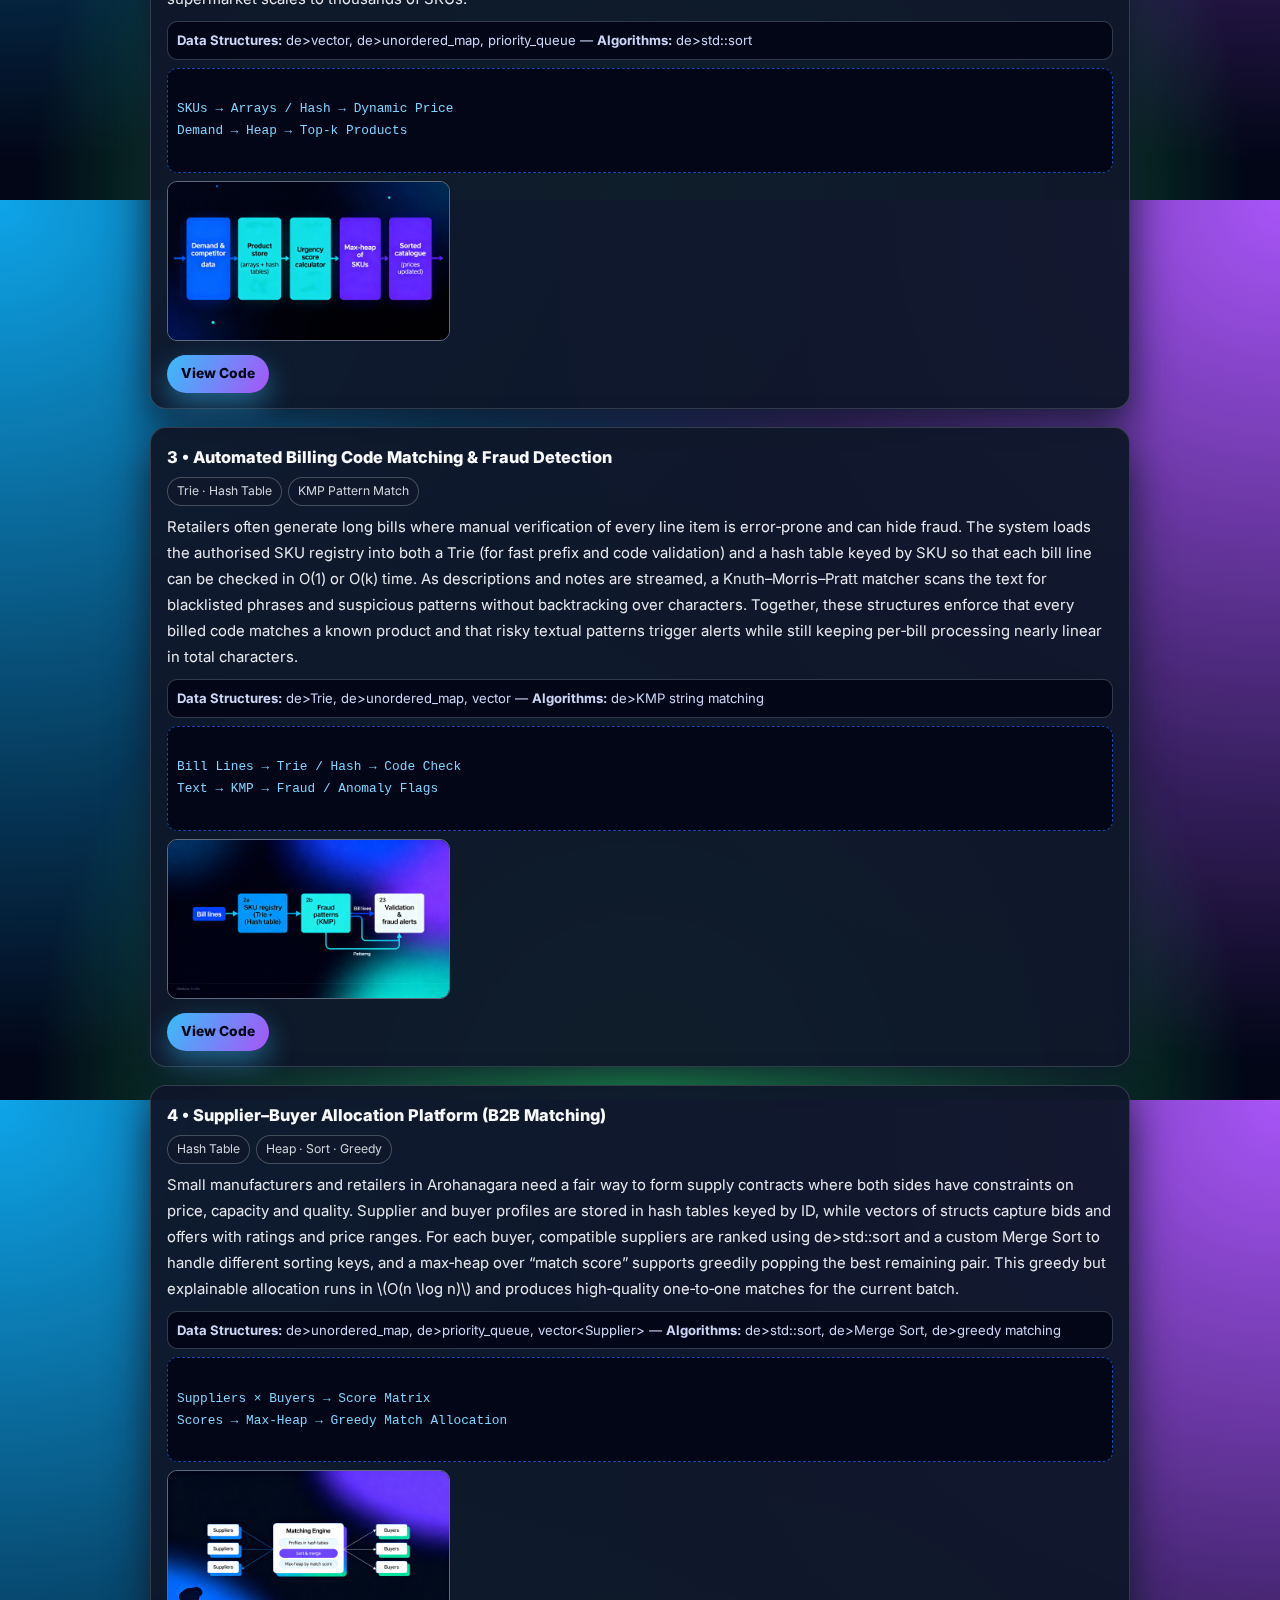
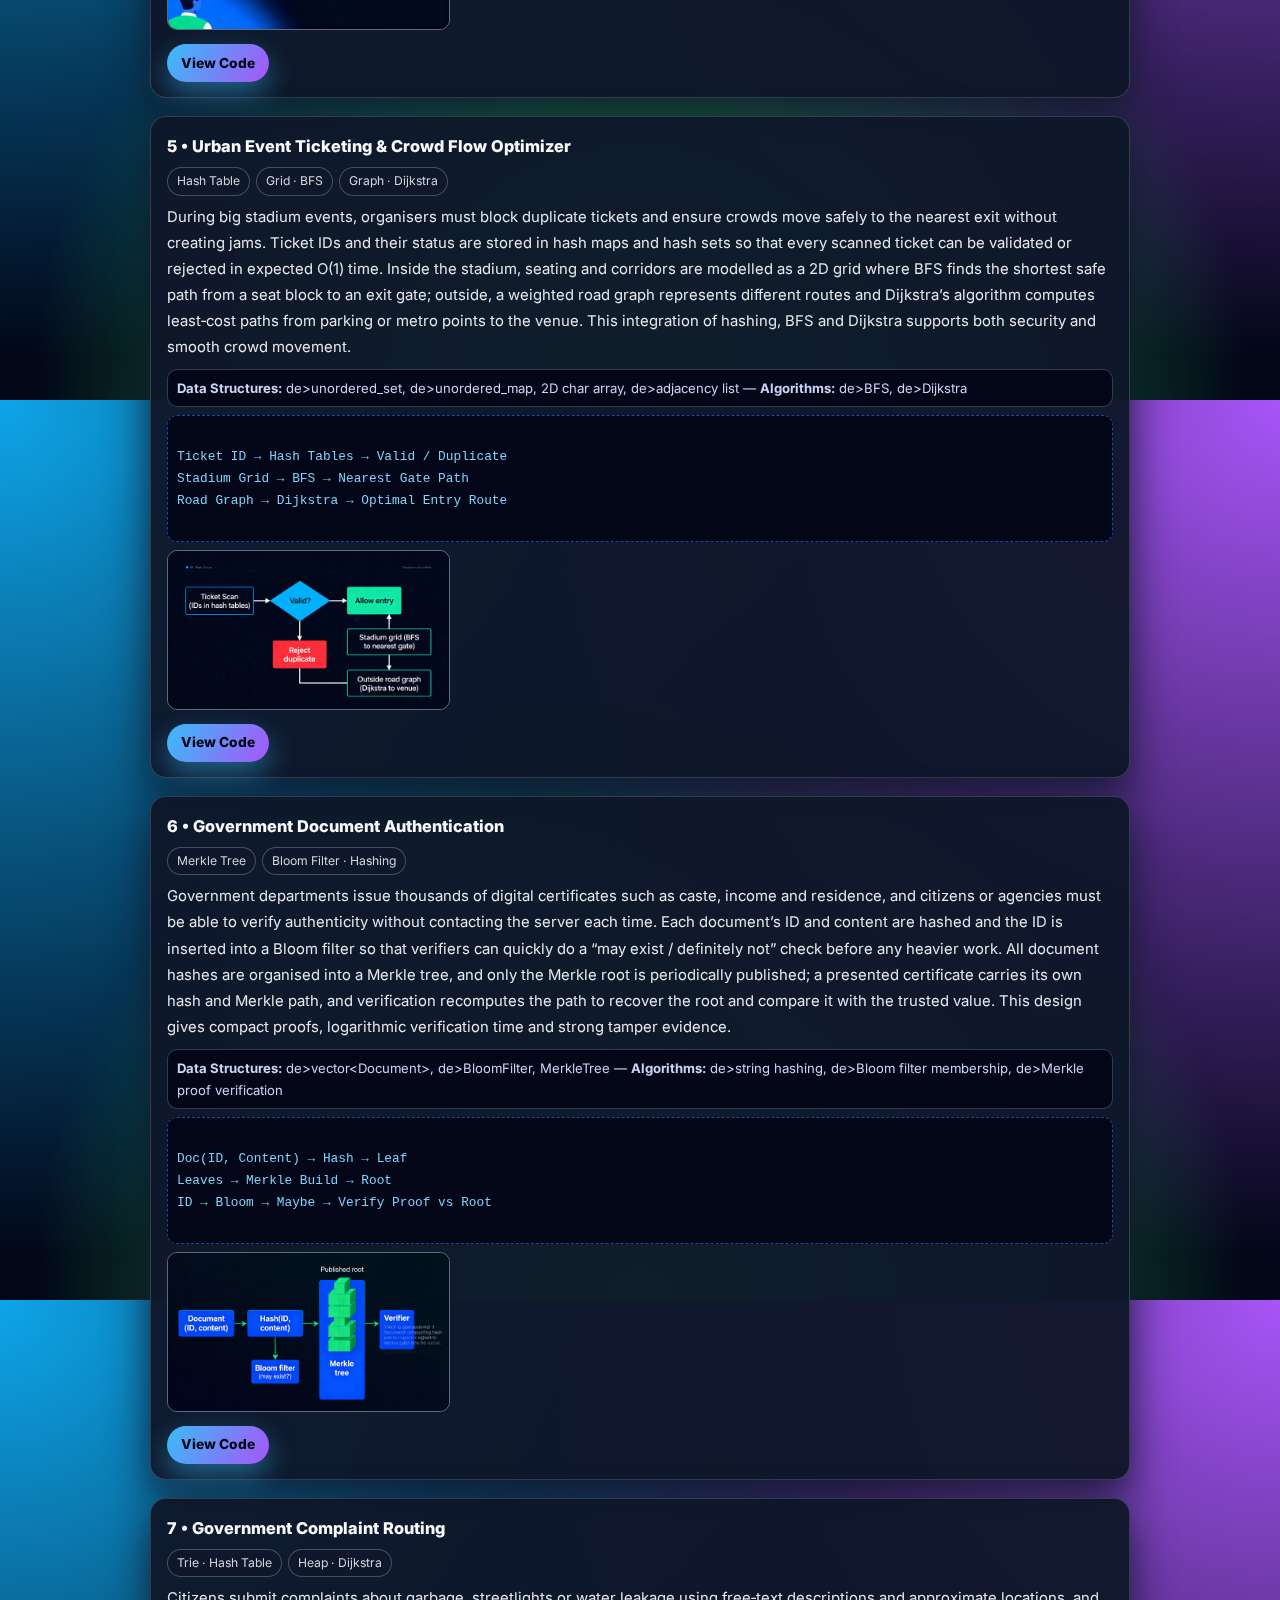
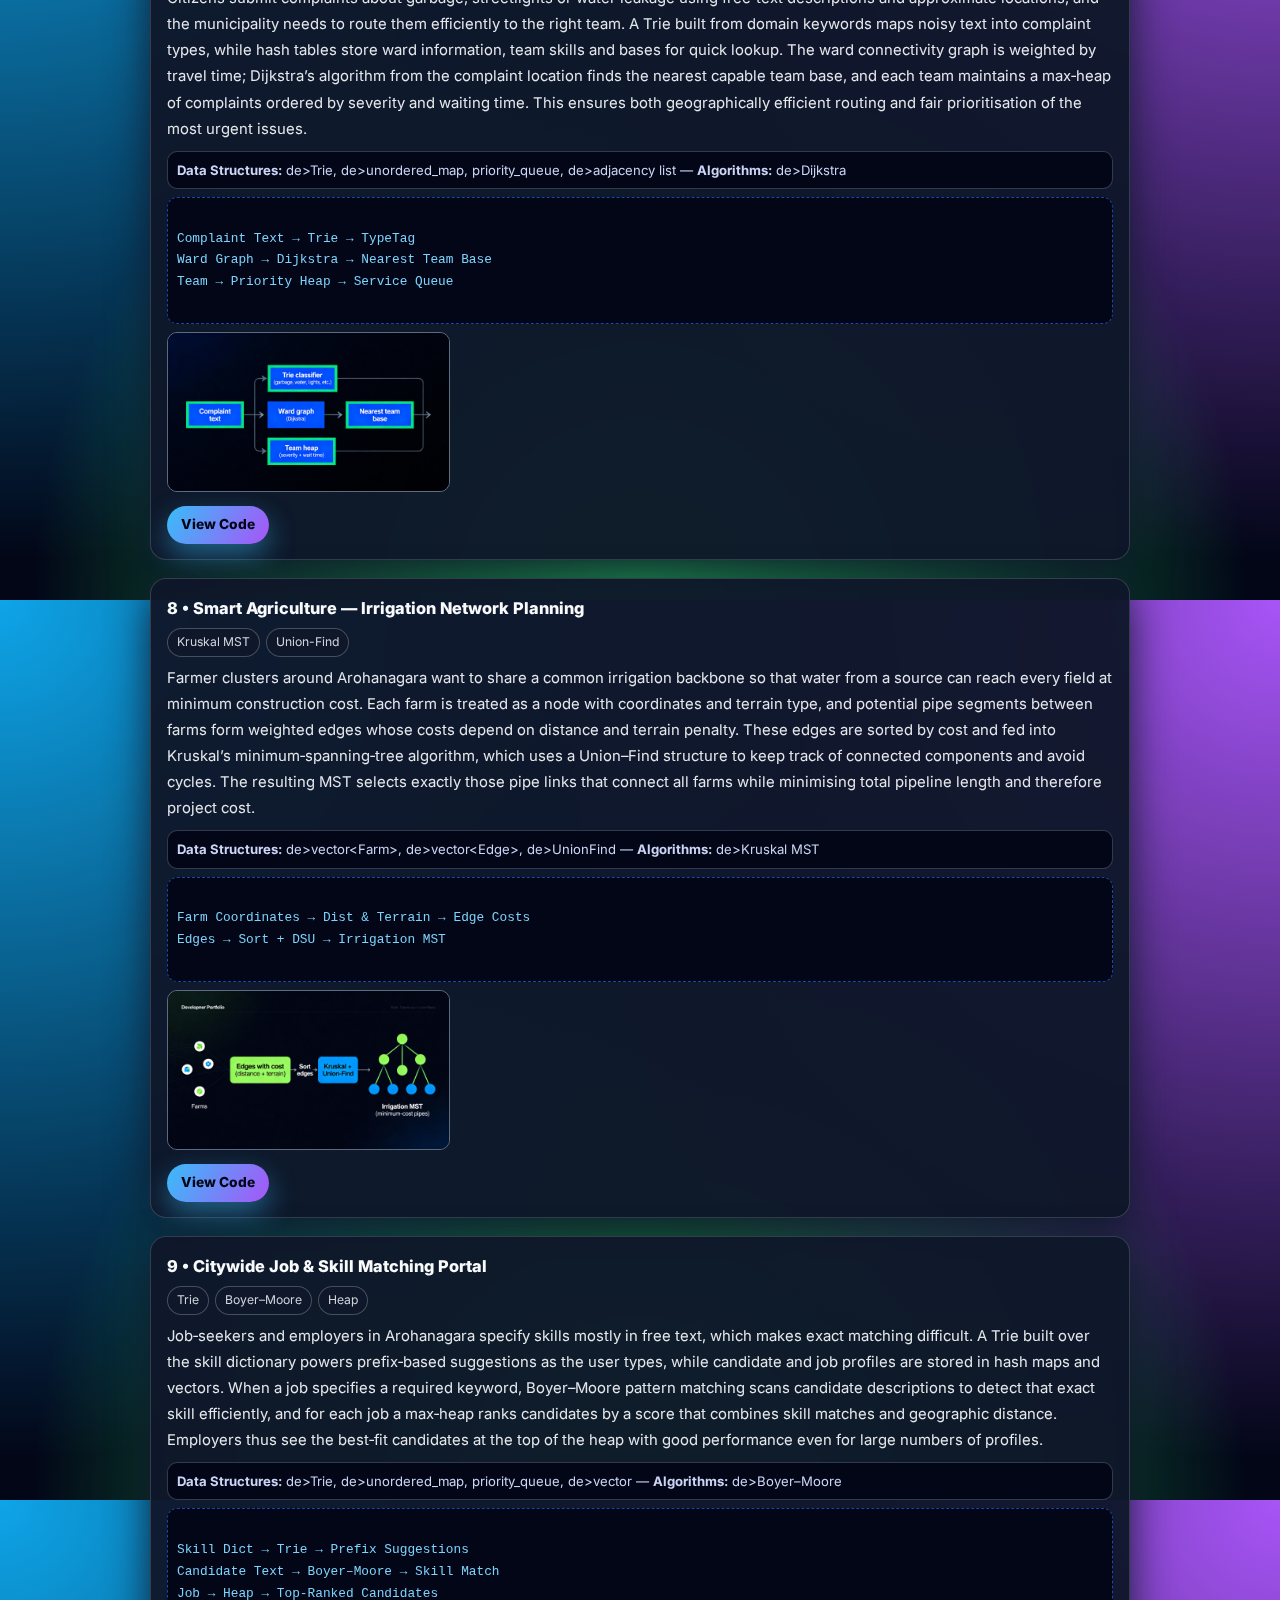
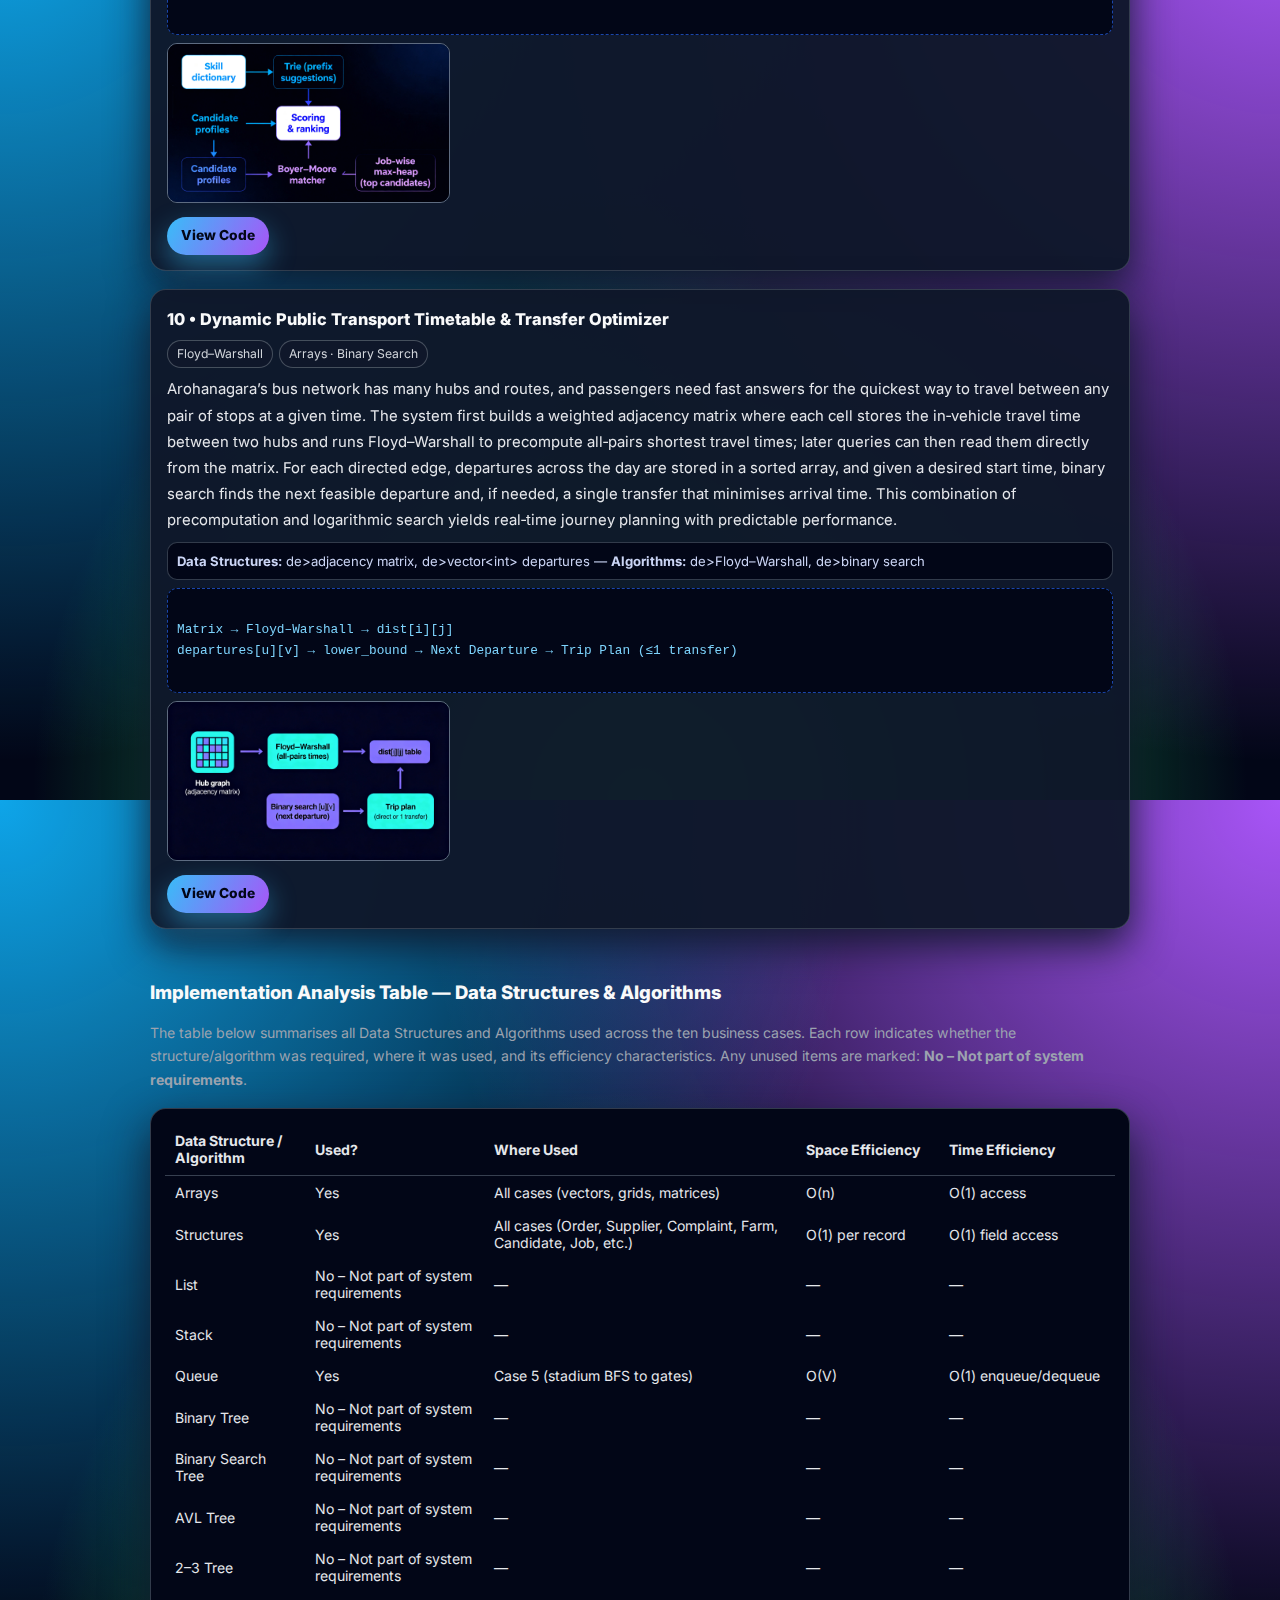
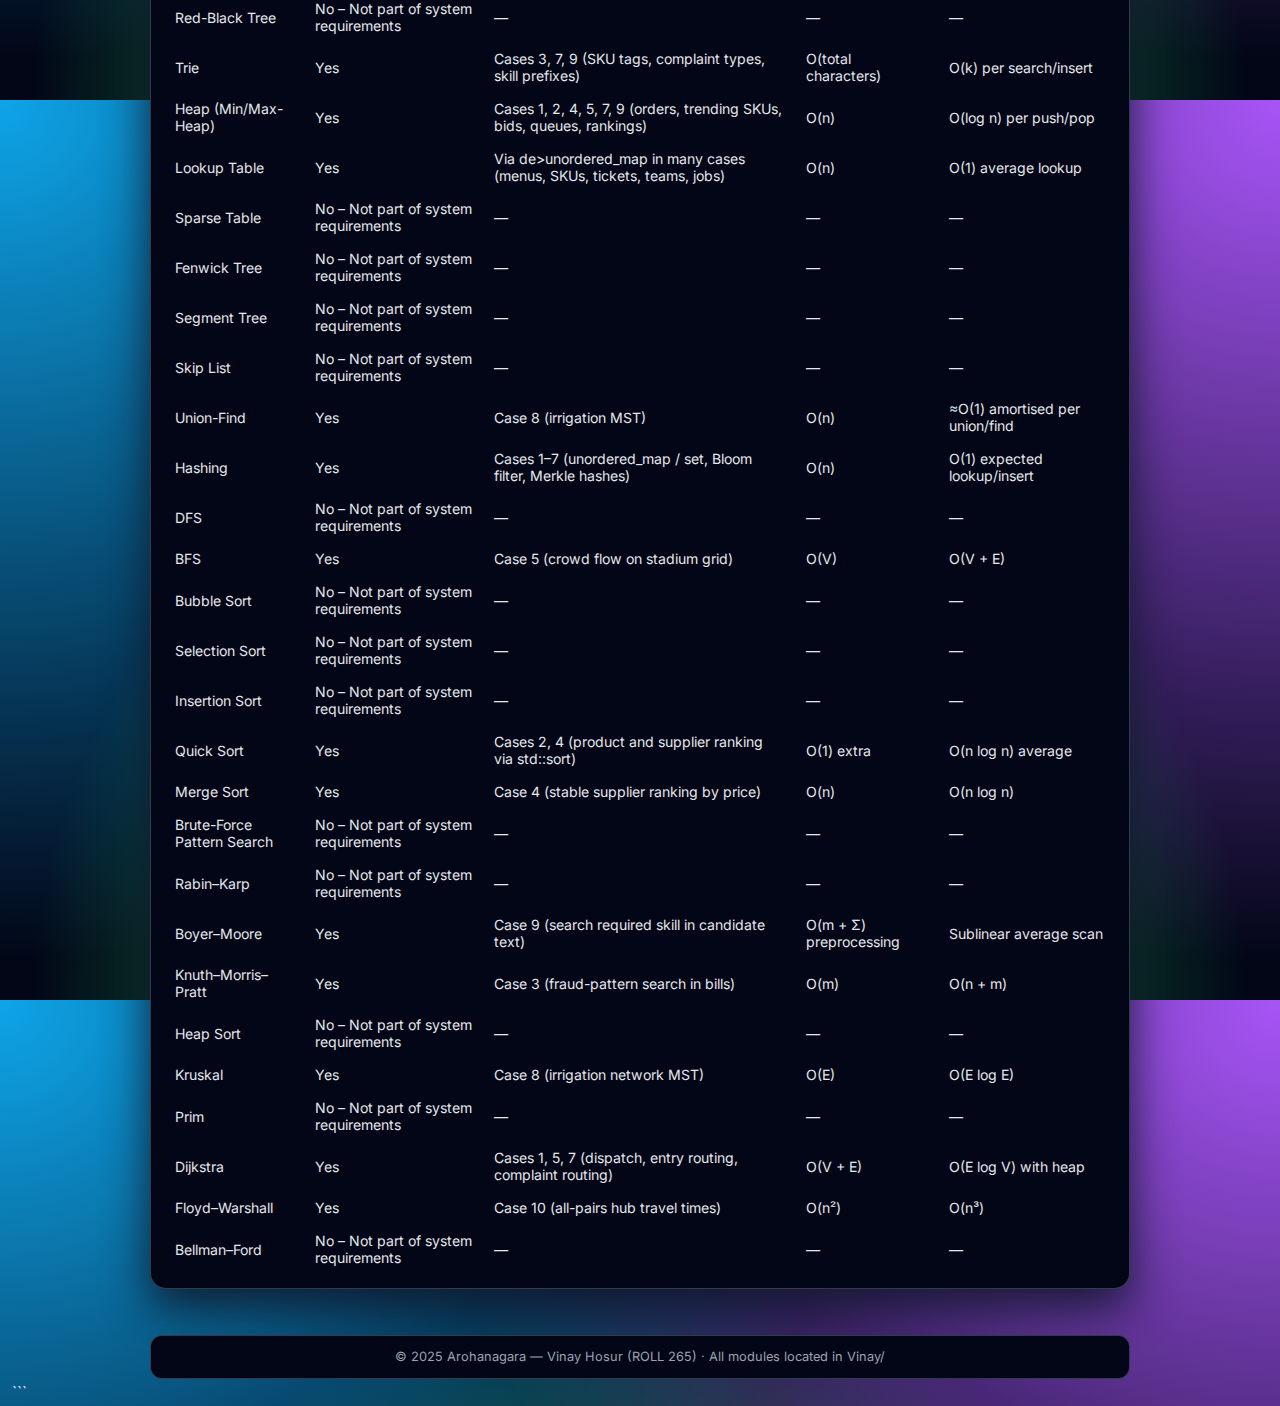
<file: vinbcs.html>
Here is your full code with images added neatly under each case card.  
Since browsers cannot use `C:\...` paths, the `src` values assume the images are in the same folder as this HTML (just save them there as `case1.png`, `case2.png`, …). You can change the paths if needed.

```html
<!doctype html>
<html lang="en">
<head>
<meta charset="utf-8" />
<meta name="viewport" content="width=device-width,initial-scale=1" />
<title>Vinay — Case Studies | Arohanagara</title>
<link rel="preconnect" href="https://fonts.googleapis.com">
<link href="https://fonts.googleapis.com/css2?family=Inter:wght@300;400;600;700;800&display=swap" rel="stylesheet">

<style>
  :root{
    --bg:#0f172a;
    --surface:#050816;
    --card:#020617;
    --muted:#9ca3af;
    --accent1:#38bdf8;
    --accent2:#a855f7;
    --accent3:#22c55e;
    --border-soft:#1f2937;
    --shadow-soft:0 18px 45px rgba(15,23,42,0.75);
    --maxw:980px;
    --btn-h:38px;
  }
  *{box-sizing:border-box;margin:0;padding:0}
  html,body{height:100%}
  body{
    font-family: Inter, system-ui, -apple-system, "Segoe UI", Roboto, "Helvetica Neue", Arial;
    background:
      radial-gradient(circle at 0% 0%, #0ea5e9 0, transparent 55%),
      radial-gradient(circle at 100% 0%, #a855f7 0, transparent 55%),
      radial-gradient(circle at 50% 100%, #22c55e 0, transparent 55%),
      linear-gradient(180deg,#020617 0%,#020617 100%);
    color:#e5e7eb;
    padding:26px 12px 32px;
    line-height:1.7;
  }

  .wrap{
    max-width:var(--maxw);
    margin:0 auto;
    display:flex;
    flex-direction:column;
    gap:22px;
  }

  /* Header / hero */
  .hero{
    border-radius:24px;
    padding:20px 20px 18px;
    background:linear-gradient(135deg,rgba(15,23,42,0.96),rgba(15,23,42,0.96));
    border:1px solid rgba(148,163,184,0.4);
    box-shadow:var(--shadow-soft);
    display:flex;
    justify-content:space-between;
    gap:14px;
  }
  .hero-left{
    display:flex;
    gap:14px;
  }
  .logo{
    width:60px;height:60px;border-radius:18px;
    background:conic-gradient(from 210deg,var(--accent1),var(--accent2),var(--accent3),var(--accent1));
    display:flex;align-items:center;justify-content:center;
    color:#020617;font-weight:900;font-size:22px;
    box-shadow:0 0 0 3px rgba(15,23,42,0.9);
  }
  .hero-tag{
    color:#38bdf8;font-size:0.8rem;text-transform:uppercase;letter-spacing:0.12em;margin-bottom:4px;
  }
  h1{
    font-size:1.4rem;
    margin-bottom:4px;
    color:#f9fafb;
  }
  .hero-sub{
    color:var(--muted);
    font-size:0.95rem;
  }
  .hero-right{
    text-align:right;
    font-size:0.86rem;
    color:var(--muted);
  }
  .hero-right code{color:#e5e7eb}

  /* summary strip */
  .summary-strip{
    display:flex;
    flex-wrap:wrap;
    gap:10px;
  }
  .pill{
    display:inline-flex;
    align-items:center;
    gap:6px;
    padding:5px 11px;
    border-radius:999px;
    background:rgba(15,23,42,0.85);
    border:1px solid rgba(148,163,184,0.45);
    font-size:0.82rem;
    color:var(--muted);
  }
  .pill-label{color:#9ca3af}
  .pill-value{color:#e5e7eb;font-weight:600}

  /* layout: sidebar-style analysis box after hero */
  .analysis-shell{
    border-radius:18px;
    padding:14px 16px 14px;
    background:rgba(15,23,42,0.96);
    border:1px solid rgba(148,163,184,0.5);
    box-shadow:0 14px 38px rgba(15,23,42,0.85);
  }
  .analysis-title{
    font-size:0.95rem;
    font-weight:700;
    margin-bottom:4px;
    color:#e5e7eb;
  }
  .analysis-sub{
    font-size:0.8rem;
    color:var(--muted);
    margin-bottom:10px;
  }
  .mini-grid{
    display:grid;
    grid-template-columns:repeat(2,minmax(0,1fr));
    gap:8px;
    margin-bottom:10px;
  }
  .mini-kv{
    padding:7px 9px;
    border-radius:10px;
    background:#020617;
    border:1px solid rgba(55,65,81,0.9);
    font-size:0.8rem;
    display:flex;
    justify-content:space-between;
    color:#9ca3af;
  }
  .mini-kv span:last-child{color:#e5e7eb;font-weight:600}

  .table-box{
    margin-top:8px;
    padding:8px;
    border-radius:12px;
    background:#020617;
    border:1px solid rgba(55,65,81,0.9);
    font-size:0.78rem;
    color:#9ca3af;
    max-height:230px;
    overflow:auto;
  }
  .table-box table{width:100%;border-collapse:collapse}
  .table-box th,
  .table-box td{
    padding:4px 6px;
    border-bottom:1px solid rgba(31,41,55,0.9);
    text-align:left;
  }
  .table-box th{
    position:sticky;top:0;
    background:#020617;
    color:#e5e7eb;
    font-size:0.78rem;
    z-index:1;
  }

  /* cases: strict single column */
  .grid{
    display:grid;
    grid-template-columns:1fr;
    gap:18px;
  }

  .card{
    padding:16px 16px 15px;
    border-radius:16px;
    background:rgba(15,23,42,0.96);
    border:1px solid rgba(55,65,81,0.9);
    box-shadow:0 16px 40px rgba(15,23,42,0.9);
  }
  .case-title{
    font-size:1.02rem;
    font-weight:800;
    color:#f9fafb;
    margin-bottom:6px;
  }
  .meta{
    display:flex;
    gap:6px;
    flex-wrap:wrap;
    margin-bottom:8px;
  }
  .badge{
    padding:3px 9px;
    border-radius:999px;
    background:rgba(15,23,42,0.9);
    border:1px solid rgba(75,85,99,0.9);
    color:#d1d5db;
    font-size:0.76rem;
  }
  .desc{
    color:#e5e7eb;
    font-size:0.93rem;
    line-height:1.75;
    margin-bottom:9px;
  }
  .ds-list{
    background:#020617;
    padding:7px 9px;
    border-radius:10px;
    border:1px solid rgba(55,65,81,0.9);
    margin-bottom:8px;
    font-size:0.82rem;
    color:#cbd5f5;
  }
  .ds-list code{color:#38bdf8;font-weight:700}

  .diagram{
    background:#020617;
    padding:8px 9px;
    border-radius:10px;
    font-family:ui-monospace,monospace;
    color:#7dd3fc;
    font-size:0.8rem;
    overflow:auto;
    white-space:pre;
    border:1px dashed rgba(37,99,235,0.7);
  }

  /* figure strip for images */
  .figure-strip{
    margin-top:8px;
    display:flex;
    gap:8px;
    overflow-x:auto;
    padding-bottom:4px;
  }
  .figure-strip img{
    height:160px;
    border-radius:10px;
    border:1px solid rgba(148,163,184,0.6);
  }

  .actions{
    display:flex;
    gap:8px;
    align-items:center;
    margin-top:10px;
    flex-wrap:wrap;
  }
  .btn{
    height:var(--btn-h);
    padding:0 14px;
    border-radius:999px;
    text-decoration:none;
    font-weight:800;
    font-size:0.86rem;
    color:#020617;
    background:linear-gradient(120deg,var(--accent1),var(--accent2));
    display:inline-flex;
    align-items:center;
    box-shadow:0 12px 28px rgba(56,189,248,0.45);
  }

  footer{
    margin-top:24px;
    padding:10px 12px;
    border-radius:12px;
    text-align:center;
    color:#9ca3af;
    border:1px solid rgba(55,65,81,0.9);
    background:#020617;
    font-size:0.8rem;
  }

  .fadein{opacity:0;transform:translateY(16px)}
  .visible{opacity:1;transform:translateY(0);transition:all 420ms cubic-bezier(.2,.9,.3,1)}
</style>
</head>

<body>

<div class="wrap">

  <section class="hero">
    <div class="hero-left">
      <div class="logo">VN</div>
      <div>
        <div class="hero-tag">Design &amp; Analysis of Algorithms · Lab Project</div>
        <h1>Business Use-Case Analysis — Arohanagara</h1>
        <p class="hero-sub">
          Ten engineering-grade modules for a smart-city ecosystem, each tying real business flows to concrete data structures and algorithms implemented in de>Vinay/</code>.
        </p>
      </div>
    </div>
    <div class="hero-right">
      <div>Author: <strong>Vinay Hosur</strong></div>
      <div>Roll: <strong>265</strong></div>
      <div style="margin-top:4px;">All code in de>Vinay/</code></div>
    </div>
  </section>

  <section class="summary-strip">
    <div class="pill"><span class="pill-label">Course</span><span class="pill-value">DAA-2025</span></div>
    <div class="pill"><span class="pill-label">City</span><span class="pill-value">Arohanagara</span></div>
    <div class="pill"><span class="pill-label">Cases</span><span class="pill-value">10 business modules</span></div>
    <div class="pill"><span class="pill-label">Focus</span><span class="pill-value">Real-world DSA applications</span></div>
  </section>

  <section class="analysis-shell">
    <div class="analysis-title">Implementation Overview</div>
    <div class="analysis-sub">High‑level snapshot of the data structures and algorithms used across all cases.</div>

    <div class="mini-grid">
      <div class="mini-kv"><span>Unique Data Structures</span><span>11</span></div>
      <div class="mini-kv"><span>Unique Algorithms</span><span>11</span></div>
    </div>

    <div class="table-box">
      <table>
        <thead>
          <tr>
            <th>DS / Algo</th>
            <th>Used?</th>
          </tr>
        </thead>
        <tbody>
          <tr><td>Arrays / Vectors</td><td>Yes</td></tr>
          <tr><td>Structs</td><td>Yes</td></tr>
          <tr><td>Trie</td><td>Yes</td></tr>
          <tr><td>Priority Queue</td><td>Yes</td></tr>
          <tr><td>Hash Tables</td><td>Yes</td></tr>
          <tr><td>Bloom Filter</td><td>Yes</td></tr>
          <tr><td>Merkle Tree</td><td>Yes</td></tr>
          <tr><td>Union–Find</td><td>Yes</td></tr>
          <tr><td>Dijkstra</td><td>Yes</td></tr>
          <tr><td>BFS</td><td>Yes</td></tr>
          <tr><td>Floyd–Warshall</td><td>Yes</td></tr>
        </tbody>
      </table>
    </div>
  </section>

  <section class="grid">

    <!-- 1 -->
    <article class="card fadein" id="case1">
      <div class="case-title">1 • Smart Cloud Kitchen &amp; Rider Dispatch</div>
      <div class="meta">
        <div class="badge">Hash Table · Heap</div>
        <div class="badge">Dijkstra · Graph</div>
      </div>
      <p class="desc">
        The cloud kitchen receives a continuous stream of food orders from different localities in Arohanagara and must decide which order to prepare and dispatch first, and which rider should take it. Orders and menu items are stored in hash tables for O(1) access by order ID and dish code, while all active orders enter a min-heap keyed by promised delivery time and penalty for delay. The city road network is modelled as a weighted graph; Dijkstra’s algorithm from the kitchen node estimates minimum travel times to each customer, and the system combines this with heap priority to select the next order–rider pair. This design keeps lookups constant-time, dispatch decisions logarithmic in the number of active orders, and overall delivery delay close to optimal.
      </p>
      <div class="ds-list"><strong>Data Structures:</strong> de>unordered_map</code>, de>priority_queue</code>, <e>adjacency list</code> — <strong>Algorithms:</strong> de>Dijkstra</code></div>
      <div class="diagram">
Orders → Hash & Heap → Dispatch Queue
City Graph → Dijkstra → Rider Path
      </div>
      <div class="figure-strip">
        <img src="case1.png" alt="Diagram for Smart Cloud Kitchen and Rider Dispatch">
      </div>
      <div class="actions">
        <a class="btn" href="https://github.com/atharva-in-bits/DAA-2025/blob/main/Vinay/cloud-kitchen-dispatch(case-1).cpp" target="_blank">View Code</a>
      </div>
    </article>

    <!-- 2 -->
    <article class="card fadein" id="case2">
      <div class="case-title">2 • Supermarket Dynamic Pricing Engine</div>
      <div class="meta">
        <div class="badge">Arrays · Hash Table</div>
        <div class="badge">Heap · Sort</div>
      </div>
      <p class="desc">
        A large supermarket in Arohanagara wants prices that react to demand, competitor moves and stock levels instead of staying static for the whole day. Product master data and historical demand are stored in arrays and hash tables so each SKU can be updated in constant time by its ID, while periodic pricing runs recompute a combined “urgency score” from these signals. Candidate items are pushed into a max-heap to quickly surface products that most urgently need repricing, and the final catalogue is ordered with an \(O(n \log n)\) sort so high-urgency, high-margin items float to the top. This pipeline gives predictable performance even when the supermarket scales to thousands of SKUs.
      </p>
      <div class="ds-list"><strong>Data Structures:</strong> de>vector</code>, de>unordered_map</code>, <e>priority_queue</code> — <strong>Algorithms:</strong> de>std::sort</code></div>
      <div class="diagram">
SKUs → Arrays / Hash → Dynamic Price
Demand → Heap → Top-k Products
      </div>
      <div class="figure-strip">
        <img src="case2.png" alt="Diagram for Supermarket Dynamic Pricing Engine">
      </div>
      <div class="actions">
        <a class="btn" href="https://github.com/atharva-in-bits/DAA-2025/blob/main/Vinay/supermarket-dynamic-pricing(case-2).cpp" target="_blank">View Code</a>
      </div>
    </article>

    <!-- 3 -->
    <article class="card fadein" id="case3">
      <div class="case-title">3 • Automated Billing Code Matching &amp; Fraud Detection</div>
      <div class="meta">
        <div class="badge">Trie · Hash Table</div>
        <div class="badge">KMP Pattern Match</div>
      </div>
      <p class="desc">
        Retailers often generate long bills where manual verification of every line item is error‑prone and can hide fraud. The system loads the authorised SKU registry into both a Trie (for fast prefix and code validation) and a hash table keyed by SKU so that each bill line can be checked in O(1) or O(k) time. As descriptions and notes are streamed, a Knuth–Morris–Pratt matcher scans the text for blacklisted phrases and suspicious patterns without backtracking over characters. Together, these structures enforce that every billed code matches a known product and that risky textual patterns trigger alerts while still keeping per‑bill processing nearly linear in total characters.
      </p>
      <div class="ds-list"><strong>Data Structures:</strong> de>Trie</code>, de>unordered_map</code>, <e>vector</code> — <strong>Algorithms:</strong> de>KMP string matching</code></div>
      <div class="diagram">
Bill Lines → Trie / Hash → Code Check
Text → KMP → Fraud / Anomaly Flags
      </div>
      <div class="figure-strip">
        <img src="case3.png" alt="Diagram for Automated Billing and Fraud Detection">
      </div>
      <div class="actions">
        <a class="btn" href="https://github.com/atharva-in-bits/DAA-2025/blob/main/Vinay/billing-fraud-detection(case-3).cpp" target="_blank">View Code</a>
      </div>
    </article>

    <!-- 4 -->
    <article class="card fadein" id="case4">
      <div class="case-title">4 • Supplier–Buyer Allocation Platform (B2B Matching)</div>
      <div class="meta">
        <div class="badge">Hash Table</div>
        <div class="badge">Heap · Sort · Greedy</div>
      </div>
      <p class="desc">
        Small manufacturers and retailers in Arohanagara need a fair way to form supply contracts where both sides have constraints on price, capacity and quality. Supplier and buyer profiles are stored in hash tables keyed by ID, while vectors of structs capture bids and offers with ratings and price ranges. For each buyer, compatible suppliers are ranked using de>std::sort</code> and a custom Merge Sort to handle different sorting keys, and a max‑heap over “match score” supports greedily popping the best remaining pair. This greedy but explainable allocation runs in \(O(n \log n)\) and produces high‑quality one‑to‑one matches for the current batch.
      </p>
      <div class="ds-list"><strong>Data Structures:</strong> de>unordered_map</code>, de>priority_queue</code>, <e>vector&lt;Supplier&gt;</code> — <strong>Algorithms:</strong> de>std::sort</code>, de>Merge Sort</code>, de>greedy matching</code></div>
      <div class="diagram">
Suppliers × Buyers → Score Matrix
Scores → Max-Heap → Greedy Match Allocation
      </div>
      <div class="figure-strip">
        <img src="case4.png" alt="Diagram for Supplier–Buyer Allocation Platform">
      </div>
      <div class="actions">
        <a class="btn" href="https://github.com/atharva-in-bits/DAA-2025/blob/main/Vinay/b2b-supplier-buyer-matching(case-4).cpp" target="_blank">View Code</a>
      </div>
    </article>

    <!-- 5 -->
    <article class="card fadein" id="case5">
      <div class="case-title">5 • Urban Event Ticketing &amp; Crowd Flow Optimizer</div>
      <div class="meta">
        <div class="badge">Hash Table</div>
        <div class="badge">Grid · BFS</div>
        <div class="badge">Graph · Dijkstra</div>
      </div>
      <p class="desc">
        During big stadium events, organisers must block duplicate tickets and ensure crowds move safely to the nearest exit without creating jams. Ticket IDs and their status are stored in hash maps and hash sets so that every scanned ticket can be validated or rejected in expected O(1) time. Inside the stadium, seating and corridors are modelled as a 2D grid where BFS finds the shortest safe path from a seat block to an exit gate; outside, a weighted road graph represents different routes and Dijkstra’s algorithm computes least‑cost paths from parking or metro points to the venue. This integration of hashing, BFS and Dijkstra supports both security and smooth crowd movement.
      </p>
      <div class="ds-list"><strong>Data Structures:</strong> de>unordered_set</code>, de>unordered_map</code>, <e>2D char array</code>, de>adjacency list</code> — <strong>Algorithms:</strong> de>BFS</code>, de>Dijkstra</code></div>
      <div class="diagram">
Ticket ID → Hash Tables → Valid / Duplicate
Stadium Grid → BFS → Nearest Gate Path
Road Graph → Dijkstra → Optimal Entry Route
      </div>
      <div class="figure-strip">
        <img src="case5.png" alt="Diagram for Urban Event Ticketing and Crowd Flow Optimizer">
      </div>
      <div class="actions">
        <a class="btn" href="https://github.com/atharva-in-bits/DAA-2025/blob/main/Vinay/event-ticketing-crowd-flow(case-5).cpp" target="_blank">View Code</a>
      </div>
    </article>

    <!-- 6 -->
    <article class="card fadein" id="case6">
      <div class="case-title">6 • Government Document Authentication</div>
      <div class="meta">
        <div class="badge">Merkle Tree</div>
        <div class="badge">Bloom Filter · Hashing</div>
      </div>
      <p class="desc">
        Government departments issue thousands of digital certificates such as caste, income and residence, and citizens or agencies must be able to verify authenticity without contacting the server each time. Each document’s ID and content are hashed and the ID is inserted into a Bloom filter so that verifiers can quickly do a “may exist / definitely not” check before any heavier work. All document hashes are organised into a Merkle tree, and only the Merkle root is periodically published; a presented certificate carries its own hash and Merkle path, and verification recomputes the path to recover the root and compare it with the trusted value. This design gives compact proofs, logarithmic verification time and strong tamper evidence.
      </p>
      <div class="ds-list"><strong>Data Structures:</strong> de>vector&lt;Document&gt;</code>, de>BloomFilter</code>, <e>MerkleTree</code> — <strong>Algorithms:</strong> de>string hashing</code>, de>Bloom filter membership</code>, de>Merkle proof verification</code></div>
      <div class="diagram">
Doc(ID, Content) → Hash → Leaf
Leaves → Merkle Build → Root
ID → Bloom → Maybe → Verify Proof vs Root
      </div>
      <div class="figure-strip">
        <img src="case6.png" alt="Diagram for Government Document Authentication with Merkle tree and Bloom filter">
      </div>
      <div class="actions">
        <a class="btn" href="https://github.com/atharva-in-bits/DAA-2025/blob/main/Vinay/merkle-doc-auth(case-6).cpp" target="_blank">View Code</a>
      </div>
    </article>

    <!-- 7 -->
    <article class="card fadein" id="case7">
      <div class="case-title">7 • Government Complaint Routing</div>
      <div class="meta">
        <div class="badge">Trie · Hash Table</div>
        <div class="badge">Heap · Dijkstra</div>
      </div>
      <p class="desc">
        Citizens submit complaints about garbage, streetlights or water leakage using free‑text descriptions and approximate locations, and the municipality needs to route them efficiently to the right team. A Trie built from domain keywords maps noisy text into complaint types, while hash tables store ward information, team skills and bases for quick lookup. The ward connectivity graph is weighted by travel time; Dijkstra’s algorithm from the complaint location finds the nearest capable team base, and each team maintains a max‑heap of complaints ordered by severity and waiting time. This ensures both geographically efficient routing and fair prioritisation of the most urgent issues.
      </p>
      <div class="ds-list"><strong>Data Structures:</strong> de>Trie</code>, de>unordered_map</code>, <e>priority_queue</code>, de>adjacency list</code> — <strong>Algorithms:</strong> de>Dijkstra</code></div>
      <div class="diagram">
Complaint Text → Trie → TypeTag
Ward Graph → Dijkstra → Nearest Team Base
Team → Priority Heap → Service Queue
      </div>
      <div class="figure-strip">
        <img src="case7.png" alt="Diagram for Government Complaint Routing">
      </div>
      <div class="actions">
        <a class="btn" href="https://github.com/atharva-in-bits/DAA-2025/blob/main/Vinay/complaint-routing-dijkstra(case-7).cpp" target="_blank">View Code</a>
      </div>
    </article>

    <!-- 8 -->
    <article class="card fadein" id="case8">
      <div class="case-title">8 • Smart Agriculture — Irrigation Network Planning</div>
      <div class="meta">
        <div class="badge">Kruskal MST</div>
        <div class="badge">Union-Find</div>
      </div>
      <p class="desc">
        Farmer clusters around Arohanagara want to share a common irrigation backbone so that water from a source can reach every field at minimum construction cost. Each farm is treated as a node with coordinates and terrain type, and potential pipe segments between farms form weighted edges whose costs depend on distance and terrain penalty. These edges are sorted by cost and fed into Kruskal’s minimum‑spanning‑tree algorithm, which uses a Union–Find structure to keep track of connected components and avoid cycles. The resulting MST selects exactly those pipe links that connect all farms while minimising total pipeline length and therefore project cost.
      </p>
      <div class="ds-list"><strong>Data Structures:</strong> de>vector&lt;Farm&gt;</code>, de>vector&lt;Edge&gt;</code>, de>UnionFind</code> — <strong>Algorithms:</strong> de>Kruskal MST</code></div>
      <div class="diagram">
Farm Coordinates → Dist & Terrain → Edge Costs
Edges → Sort + DSU → Irrigation MST
      </div>
      <div class="figure-strip">
        <img src="case8.png" alt="Diagram for Smart Agriculture Irrigation Network Planning">
      </div>
      <div class="actions">
        <a class="btn" href="https://github.com/atharva-in-bits/DAA-2025/blob/main/Vinay/irrigation-mst-kruskal(case-8).cpp" target="_blank">View Code</a>
      </div>
    </article>

    <!-- 9 -->
    <article class="card fadein" id="case9">
      <div class="case-title">9 • Citywide Job &amp; Skill Matching Portal</div>
      <div class="meta">
        <div class="badge">Trie</div>
        <div class="badge">Boyer–Moore</div>
        <div class="badge">Heap</div>
      </div>
      <p class="desc">
        Job‑seekers and employers in Arohanagara specify skills mostly in free text, which makes exact matching difficult. A Trie built over the skill dictionary powers prefix‑based suggestions as the user types, while candidate and job profiles are stored in hash maps and vectors. When a job specifies a required keyword, Boyer–Moore pattern matching scans candidate descriptions to detect that exact skill efficiently, and for each job a max‑heap ranks candidates by a score that combines skill matches and geographic distance. Employers thus see the best‑fit candidates at the top of the heap with good performance even for large numbers of profiles.
      </p>
      <div class="ds-list"><strong>Data Structures:</strong> de>Trie</code>, de>unordered_map</code>, <e>priority_queue</code>, de>vector</code> — <strong>Algorithms:</strong> de>Boyer–Moore</code></div>
      <div class="diagram">
Skill Dict → Trie → Prefix Suggestions
Candidate Text → Boyer–Moore → Skill Match
Job → Heap → Top-Ranked Candidates
      </div>
      <div class="figure-strip">
        <img src="case9.png" alt="Diagram for Citywide Job and Skill Matching Portal">
      </div>
      <div class="actions">
        <a class="btn" href="https://github.com/atharva-in-bits/DAA-2025/blob/main/Vinay/job-skill-matching-boyer-moore(case-9).cpp" target="_blank">View Code</a>
      </div>
    </article>

    <!-- 10 -->
    <article class="card fadein" id="case10">
      <div class="case-title">10 • Dynamic Public Transport Timetable &amp; Transfer Optimizer</div>
      <div class="meta">
        <div class="badge">Floyd–Warshall</div>
        <div class="badge">Arrays · Binary Search</div>
      </div>
      <p class="desc">
        Arohanagara’s bus network has many hubs and routes, and passengers need fast answers for the quickest way to travel between any pair of stops at a given time. The system first builds a weighted adjacency matrix where each cell stores the in‑vehicle travel time between two hubs and runs Floyd–Warshall to precompute all‑pairs shortest travel times; later queries can then read them directly from the matrix. For each directed edge, departures across the day are stored in a sorted array, and given a desired start time, binary search finds the next feasible departure and, if needed, a single transfer that minimises arrival time. This combination of precomputation and logarithmic search yields real‑time journey planning with predictable performance.
      </p>
      <div class="ds-list"><strong>Data Structures:</strong> de>adjacency matrix</code>, de>vector&lt;int&gt; departures</code> — <strong>Algorithms:</strong> de>Floyd–Warshall</code>, de>binary search</code></div>
      <div class="diagram">
Matrix → Floyd–Warshall → dist[i][j]
departures[u][v] → lower_bound → Next Departure → Trip Plan (≤1 transfer)
      </div>
      <div class="figure-strip">
        <img src="case10.png" alt="Diagram for Dynamic Public Transport Timetable and Transfer Optimizer">
      </div>
      <div class="actions">
        <a class="btn" href="https://github.com/atharva-in-bits/DAA-2025/blob/main/Vinay/public-transport-floyd(case-10).cpp" target="_blank">View Code</a>
      </div>
    </article>

  </section>

  <!-- IMPLEMENTATION ANALYSIS TABLE — FULL -->
  <section style="margin-top:26px">

    <h2 style="
      font-size:1.16rem;
      margin-bottom:12px;
      font-weight:800;
      color:#f9fafb;
    ">
      Implementation Analysis Table — Data Structures &amp; Algorithms
    </h2>

    <p style="color:#9ca3af;margin-bottom:16px;font-size:0.88rem">
      The table below summarises all Data Structures and Algorithms used across the ten business cases.  
      Each row indicates whether the structure/algorithm was required, where it was used, and its efficiency characteristics.  
      Any unused items are marked: <strong>No – Not part of system requirements</strong>.
    </p>

    <div style="
      border:1px solid rgba(55,65,81,0.9);
      border-radius:16px;
      padding:14px;
      background:#020617;
      box-shadow:0 18px 45px rgba(15,23,42,0.9);
      overflow-x:auto;
    ">

      <table style="width:100%;border-collapse:collapse;min-width:900px;font-size:0.88rem;color:#e5e7eb;">
        <thead>
          <tr style="background:#020617;">
            <th style="padding:9px 10px;color:#e5e7eb;text-align:left;border-bottom:1px solid rgba(55,65,81,0.9)">Data Structure / Algorithm</th>
            <th style="padding:9px 10px;color:#e5e7eb;text-align:left;border-bottom:1px solid rgba(55,65,81,0.9)">Used?</th>
            <th style="padding:9px 10px;color:#e5e7eb;text-align:left;border-bottom:1px solid rgba(55,65,81,0.9)">Where Used</th>
            <th style="padding:9px 10px;color:#e5e7eb;text-align:left;border-bottom:1px solid rgba(55,65,81,0.9)">Space Efficiency</th>
            <th style="padding:9px 10px;color:#e5e7eb;text-align:left;border-bottom:1px solid rgba(55,65,81,0.9)">Time Efficiency</th>
          </tr>
        </thead>

        <tbody style="color:#e5e7eb">

          <tr>
            <td style="padding:8px 10px">Arrays</td>
            <td style="padding:8px 10px">Yes</td>
            <td style="padding:8px 10px">All cases (vectors, grids, matrices)</td>
            <td style="padding:8px 10px">O(n)</td>
            <td style="padding:8px 10px">O(1) access</td>
          </tr>

          <tr>
            <td style="padding:8px 10px">Structures</td>
            <td style="padding:8px 10px">Yes</td>
            <td style="padding:8px 10px">All cases (Order, Supplier, Complaint, Farm, Candidate, Job, etc.)</td>
            <td style="padding:8px 10px">O(1) per record</td>
            <td style="padding:8px 10px">O(1) field access</td>
          </tr>

          <tr>
            <td style="padding:8px 10px">List</td>
            <td style="padding:8px 10px">No – Not part of system requirements</td>
            <td style="padding:8px 10px">—</td><td style="padding:8px 10px">—</td><td style="padding:8px 10px">—</td>
          </tr>

          <tr>
            <td style="padding:8px 10px">Stack</td>
            <td style="padding:8px 10px">No – Not part of system requirements</td>
            <td style="padding:8px 10px">—</td><td style="padding:8px 10px">—</td><td style="padding:8px 10px">—</td>
          </tr>

          <tr>
            <td style="padding:8px 10px">Queue</td>
            <td style="padding:8px 10px">Yes</td>
            <td style="padding:8px 10px">Case 5 (stadium BFS to gates)</td>
            <td style="padding:8px 10px">O(V)</td>
            <td style="padding:8px 10px">O(1) enqueue/dequeue</td>
          </tr>

          <tr>
            <td style="padding:8px 10px">Binary Tree</td>
            <td style="padding:8px 10px">No – Not part of system requirements</td>
            <td style="padding:8px 10px">—</td><td style="padding:8px 10px">—</td><td style="padding:8px 10px">—</td>
          </tr>

          <tr>
            <td style="padding:8px 10px">Binary Search Tree</td>
            <td style="padding:8px 10px">No – Not part of system requirements</td>
            <td style="padding:8px 10px">—</td><td style="padding:8px 10px">—</td><td style="padding:8px 10px">—</td>
          </tr>

          <tr>
            <td style="padding:8px 10px">AVL Tree</td>
            <td style="padding:8px 10px">No – Not part of system requirements</td>
            <td style="padding:8px 10px">—</td><td style="padding:8px 10px">—</td><td style="padding:8px 10px">—</td>
          </tr>

          <tr>
            <td style="padding:8px 10px">2–3 Tree</td>
            <td style="padding:8px 10px">No – Not part of system requirements</td>
            <td style="padding:8px 10px">—</td><td style="padding:8px 10px">—</td><td style="padding:8px 10px">—</td>
          </tr>

          <tr>
            <td style="padding:8px 10px">Red-Black Tree</td>
            <td style="padding:8px 10px">No – Not part of system requirements</td>
            <td style="padding:8px 10px">—</td><td style="padding:8px 10px">—</td><td style="padding:8px 10px">—</td>
          </tr>

          <tr>
            <td style="padding:8px 10px">Trie</td>
            <td style="padding:8px 10px">Yes</td>
            <td style="padding:8px 10px">Cases 3, 7, 9 (SKU tags, complaint types, skill prefixes)</td>
            <td style="padding:8px 10px">O(total characters)</td>
            <td style="padding:8px 10px">O(k) per search/insert</td>
          </tr>

          <tr>
            <td style="padding:8px 10px">Heap (Min/Max-Heap)</td>
            <td style="padding:8px 10px">Yes</td>
            <td style="padding:8px 10px">Cases 1, 2, 4, 5, 7, 9 (orders, trending SKUs, bids, queues, rankings)</td>
            <td style="padding:8px 10px">O(n)</td>
            <td style="padding:8px 10px">O(log n) per push/pop</td>
          </tr>

          <tr>
            <td style="padding:8px 10px">Lookup Table</td>
            <td style="padding:8px 10px">Yes</td>
            <td style="padding:8px 10px">Via de>unordered_map</code> in many cases (menus, SKUs, tickets, teams, jobs)</td>
            <td style="padding:8px 10px">O(n)</td>
            <td style="padding:8px 10px">O(1) average lookup</td>
          </tr>

          <tr>
            <td style="padding:8px 10px">Sparse Table</td>
            <td style="padding:8px 10px">No – Not part of system requirements</td>
            <td style="padding:8px 10px">—</td><td style="padding:8px 10px">—</td><td style="padding:8px 10px">—</td>
          </tr>

          <tr>
            <td style="padding:8px 10px">Fenwick Tree</td>
            <td style="padding:8px 10px">No – Not part of system requirements</td>
            <td style="padding:8px 10px">—</td><td style="padding:8px 10px">—</td><td style="padding:8px 10px">—</td>
          </tr>

          <tr>
            <td style="padding:8px 10px">Segment Tree</td>
            <td style="padding:8px 10px">No – Not part of system requirements</td>
            <td style="padding:8px 10px">—</td><td style="padding:8px 10px">—</td><td style="padding:8px 10px">—</td>
          </tr>

          <tr>
            <td style="padding:8px 10px">Skip List</td>
            <td style="padding:8px 10px">No – Not part of system requirements</td>
            <td style="padding:8px 10px">—</td><td style="padding:8px 10px">—</td><td style="padding:8px 10px">—</td>
          </tr>

          <tr>
            <td style="padding:8px 10px">Union-Find</td>
            <td style="padding:8px 10px">Yes</td>
            <td style="padding:8px 10px">Case 8 (irrigation MST)</td>
            <td style="padding:8px 10px">O(n)</td>
            <td style="padding:8px 10px">≈O(1) amortised per union/find</td>
          </tr>

          <tr>
            <td style="padding:8px 10px">Hashing</td>
            <td style="padding:8px 10px">Yes</td>
            <td style="padding:8px 10px">Cases 1–7 (unordered_map / set, Bloom filter, Merkle hashes)</td>
            <td style="padding:8px 10px">O(n)</td>
            <td style="padding:8px 10px">O(1) expected lookup/insert</td>
          </tr>

          <tr>
            <td style="padding:8px 10px">DFS</td>
            <td style="padding:8px 10px">No – Not part of system requirements</td>
            <td style="padding:8px 10px">—</td><td style="padding:8px 10px">—</td><td style="padding:8px 10px">—</td>
          </tr>

          <tr>
            <td style="padding:8px 10px">BFS</td>
            <td style="padding:8px 10px">Yes</td>
            <td style="padding:8px 10px">Case 5 (crowd flow on stadium grid)</td>
            <td style="padding:8px 10px">O(V)</td>
            <td style="padding:8px 10px">O(V + E)</td>
          </tr>

          <tr>
            <td style="padding:8px 10px">Bubble Sort</td>
            <td style="padding:8px 10px">No – Not part of system requirements</td>
            <td style="padding:8px 10px">—</td><td style="padding:8px 10px">—</td><td style="padding:8px 10px">—</td>
          </tr>

          <tr>
            <td style="padding:8px 10px">Selection Sort</td>
            <td style="padding:8px 10px">No – Not part of system requirements</td>
            <td style="padding:8px 10px">—</td><td style="padding:8px 10px">—</td><td style="padding:8px 10px">—</td>
          </tr>

          <tr>
            <td style="padding:8px 10px">Insertion Sort</td>
            <td style="padding:8px 10px">No – Not part of system requirements</td>
            <td style="padding:8px 10px">—</td><td style="padding:8px 10px">—</td><td style="padding:8px 10px">—</td>
          </tr>

          <tr>
            <td style="padding:8px 10px">Quick Sort</td>
            <td style="padding:8px 10px">Yes</td>
            <td style="padding:8px 10px">Cases 2, 4 (product and supplier ranking via std::sort)</td>
            <td style="padding:8px 10px">O(1) extra</td>
            <td style="padding:8px 10px">O(n log n) average</td>
          </tr>

          <tr>
            <td style="padding:8px 10px">Merge Sort</td>
            <td style="padding:8px 10px">Yes</td>
            <td style="padding:8px 10px">Case 4 (stable supplier ranking by price)</td>
            <td style="padding:8px 10px">O(n)</td>
            <td style="padding:8px 10px">O(n log n)</td>
          </tr>

          <tr>
            <td style="padding:8px 10px">Brute-Force Pattern Search</td>
            <td style="padding:8px 10px">No – Not part of system requirements</td>
            <td style="padding:8px 10px">—</td><td style="padding:8px 10px">—</td><td style="padding:8px 10px">—</td>
          </tr>

          <tr>
            <td style="padding:8px 10px">Rabin–Karp</td>
            <td style="padding:8px 10px">No – Not part of system requirements</td>
            <td style="padding:8px 10px">—</td><td style="padding:8px 10px">—</td><td style="padding:8px 10px">—</td>
          </tr>

          <tr>
            <td style="padding:8px 10px">Boyer–Moore</td>
            <td style="padding:8px 10px">Yes</td>
            <td style="padding:8px 10px">Case 9 (search required skill in candidate text)</td>
            <td style="padding:8px 10px">O(m + Σ) preprocessing</td>
            <td style="padding:8px 10px">Sublinear average scan</td>
          </tr>

          <tr>
            <td style="padding:8px 10px">Knuth–Morris–Pratt</td>
            <td style="padding:8px 10px">Yes</td>
            <td style="padding:8px 10px">Case 3 (fraud-pattern search in bills)</td>
            <td style="padding:8px 10px">O(m)</td>
            <td style="padding:8px 10px">O(n + m)</td>
          </tr>

          <tr>
            <td style="padding:8px 10px">Heap Sort</td>
            <td style="padding:8px 10px">No – Not part of system requirements</td>
            <td style="padding:8px 10px">—</td><td style="padding:8px 10px">—</td><td style="padding:8px 10px">—</td>
          </tr>

          <tr>
            <td style="padding:8px 10px">Kruskal</td>
            <td style="padding:8px 10px">Yes</td>
            <td style="padding:8px 10px">Case 8 (irrigation network MST)</td>
            <td style="padding:8px 10px">O(E)</td>
            <td style="padding:8px 10px">O(E log E)</td>
          </tr>

          <tr>
            <td style="padding:8px 10px">Prim</td>
            <td style="padding:8px 10px">No – Not part of system requirements</td>
            <td style="padding:8px 10px">—</td><td style="padding:8px 10px">—</td><td style="padding:8px 10px">—</td>
          </tr>

          <tr>
            <td style="padding:8px 10px">Dijkstra</td>
            <td style="padding:8px 10px">Yes</td>
            <td style="padding:8px 10px">Cases 1, 5, 7 (dispatch, entry routing, complaint routing)</td>
            <td style="padding:8px 10px">O(V + E)</td>
            <td style="padding:8px 10px">O(E log V) with heap</td>
          </tr>

          <tr>
            <td style="padding:8px 10px">Floyd–Warshall</td>
            <td style="padding:8px 10px">Yes</td>
            <td style="padding:8px 10px">Case 10 (all-pairs hub travel times)</td>
            <td style="padding:8px 10px">O(n²)</td>
            <td style="padding:8px 10px">O(n³)</td>
          </tr>

          <tr>
            <td style="padding:8px 10px">Bellman–Ford</td>
            <td style="padding:8px 10px">No – Not part of system requirements</td>
            <td style="padding:8px 10px">—</td><td style="padding:8px 10px">—</td><td style="padding:8px 10px">—</td>
          </tr>

        </tbody>
      </table>

    </div>
  </section>

  <footer>
    © 2025 Arohanagara — Vinay Hosur (ROLL 265) · All modules located in <e>Vinay/</code>
  </footer>

</div>

<script>
  document.addEventListener('DOMContentLoaded', () => {
    document.querySelectorAll('.fadein').forEach((el, i) => {
      setTimeout(() => el.classList.add('visible'), 70 * i);
    });
  });
</script>

</body>
</html>
```
</file>
<file: style.css>
/* =======================================
   GLOBAL RESET
======================================= */
* {
    margin: 0;
    padding: 0;
    box-sizing: border-box;
    scroll-behavior: smooth;
}

body {
    font-family: 'Poppins', sans-serif;
    background: #2E3440;       /* Nord base */
    color: #D8DEE9;            /* Soft light text */
    line-height: 1.6;
}


/* =======================================
   NAVBAR – Soft Dark + Frost Accents
======================================= */
.navbar {
    width: 100%;
    display: flex;
    justify-content: space-between;
    align-items: center;

    padding: 16px 8%;
    background: #3B4252;
    backdrop-filter: blur(6px);
    border-bottom: 1px solid rgba(216,222,233,0.15);

    position: fixed;
    top: 0;
    left: 0;
    z-index: 1000;
}

.logo {
    font-size: 1.7rem;
    font-weight: 700;
    color: #88C0D0;    /* Frost blue */
}

.nav-links {
    list-style: none;
    display: flex;
    gap: 28px;
}

.nav-links li a {
    text-decoration: none;
    color: #D8DEE9;
    font-weight: 500;
    font-size: 1.05rem;
    transition: 0.25s;
}

.nav-links li a:hover,
.nav-links li a.active {
    color: #EBCB8B;   /* warm nord sand */
}


/* =======================================
   PREMIUM HERO – Frosty Soft Dark
======================================= */
.hero-premium {
    height: 85vh;
    display: flex;
    align-items: center;
    justify-content: center;

    background: linear-gradient(
        135deg,
        #3B4252 0%,
        #434C5E 40%,
        #4C566A 100%
    );

    text-align: center;
    padding: 0 10%;
    margin-top: 70px;
}

.hero-title {
    font-size: 3.8rem;
    font-weight: 800;
    color: #E5E9F0;
    margin-bottom: 10px;
}

.hero-sub {
    font-size: 1.25rem;
    color: #D8DEE9;
    opacity: 0.85;
    margin-bottom: 28px;
}

.hero-buttons {
    display: flex;
    justify-content: center;
    gap: 20px;
}


/* =======================================
   BUTTONS – Frost Blue + Warm Sand
======================================= */
.btn-premium {
    padding: 13px 28px;
    background: #5E81AC;             /* Calm nord blue */
    border-radius: 10px;
    color: #ECEFF4;
    font-size: 1.1rem;
    font-weight: 600;
    text-decoration: none;
    transition: 0.25s;
}

.btn-premium:hover {
    background: #81A1C1;
    transform: translateY(-3px);
}

.btn-premium.alt {
    background: #EBCB8B;              /* Nord warm yellow */
    color: #2E3440;
}

.btn-premium.alt:hover {
    background: #F0D59C;
}


/* =======================================
   SECTIONS (Soft Card Backgrounds)
======================================= */
.page-section {
    padding: 60px 10%;
}

.page-section h2 {
    margin-bottom: 20px;
    font-size: 2.2rem;
    color: #88C0D0;
    border-left: 7px solid #EBCB8B;
    padding-left: 12px;
}


/* =======================================
   CONTENT CARDS – Neutral Slate
======================================= */
.content-card {
    background: #3B4252;
    padding: 28px;
    border-radius: 14px;
    margin-bottom: 22px;

    border: 1px solid rgba(216,222,233,0.1);
    box-shadow: 0 6px 14px rgba(0,0,0,0.22);
}

.content-card h2 {
    color: #88C0D0;
    margin-bottom: 14px;
}


/* =======================================
   TABLES – Blue Slate Professional
======================================= */
.table-container {
    overflow-x: auto;
}

table {
    width: 100%;
    border-collapse: collapse;
    background: #3B4252;
    border-radius: 10px;
    overflow: hidden;
}

th {
    background: #5E81AC;
    color: #ECEFF4;
    padding: 12px;
    font-size: 1.05rem;
}

td {
    padding: 12px;
    border-bottom: 1px solid rgba(236,239,244,0.08);
    color: #D8DEE9;
}

tr:hover {
    background: #434C5E;
}


/* =======================================
   TEAM CARDS
======================================= */
.team-grid {
    display: grid;
    grid-template-columns: repeat(auto-fit,minmax(220px,1fr));
    gap: 22px;
}

.team-card {
    padding: 24px;
    background: #4C566A;
    border-radius: 12px;
    color: #ECEFF4;
    font-size: 1.15rem;
    text-align: center;
    font-weight: 600;

    border: 1px solid rgba(216,222,233,0.15);
    transition: 0.25s;
}

.team-card:hover {
    transform: translateY(-5px);
    background: #5E81AC;
}


/* =======================================
   FOOTER
======================================= */
footer {
    background: #3B4252;
    padding: 18px;
    text-align: center;
    color: #D8DEE9;
    margin-top: 50px;
    font-size: 0.95rem;
}
</file>
